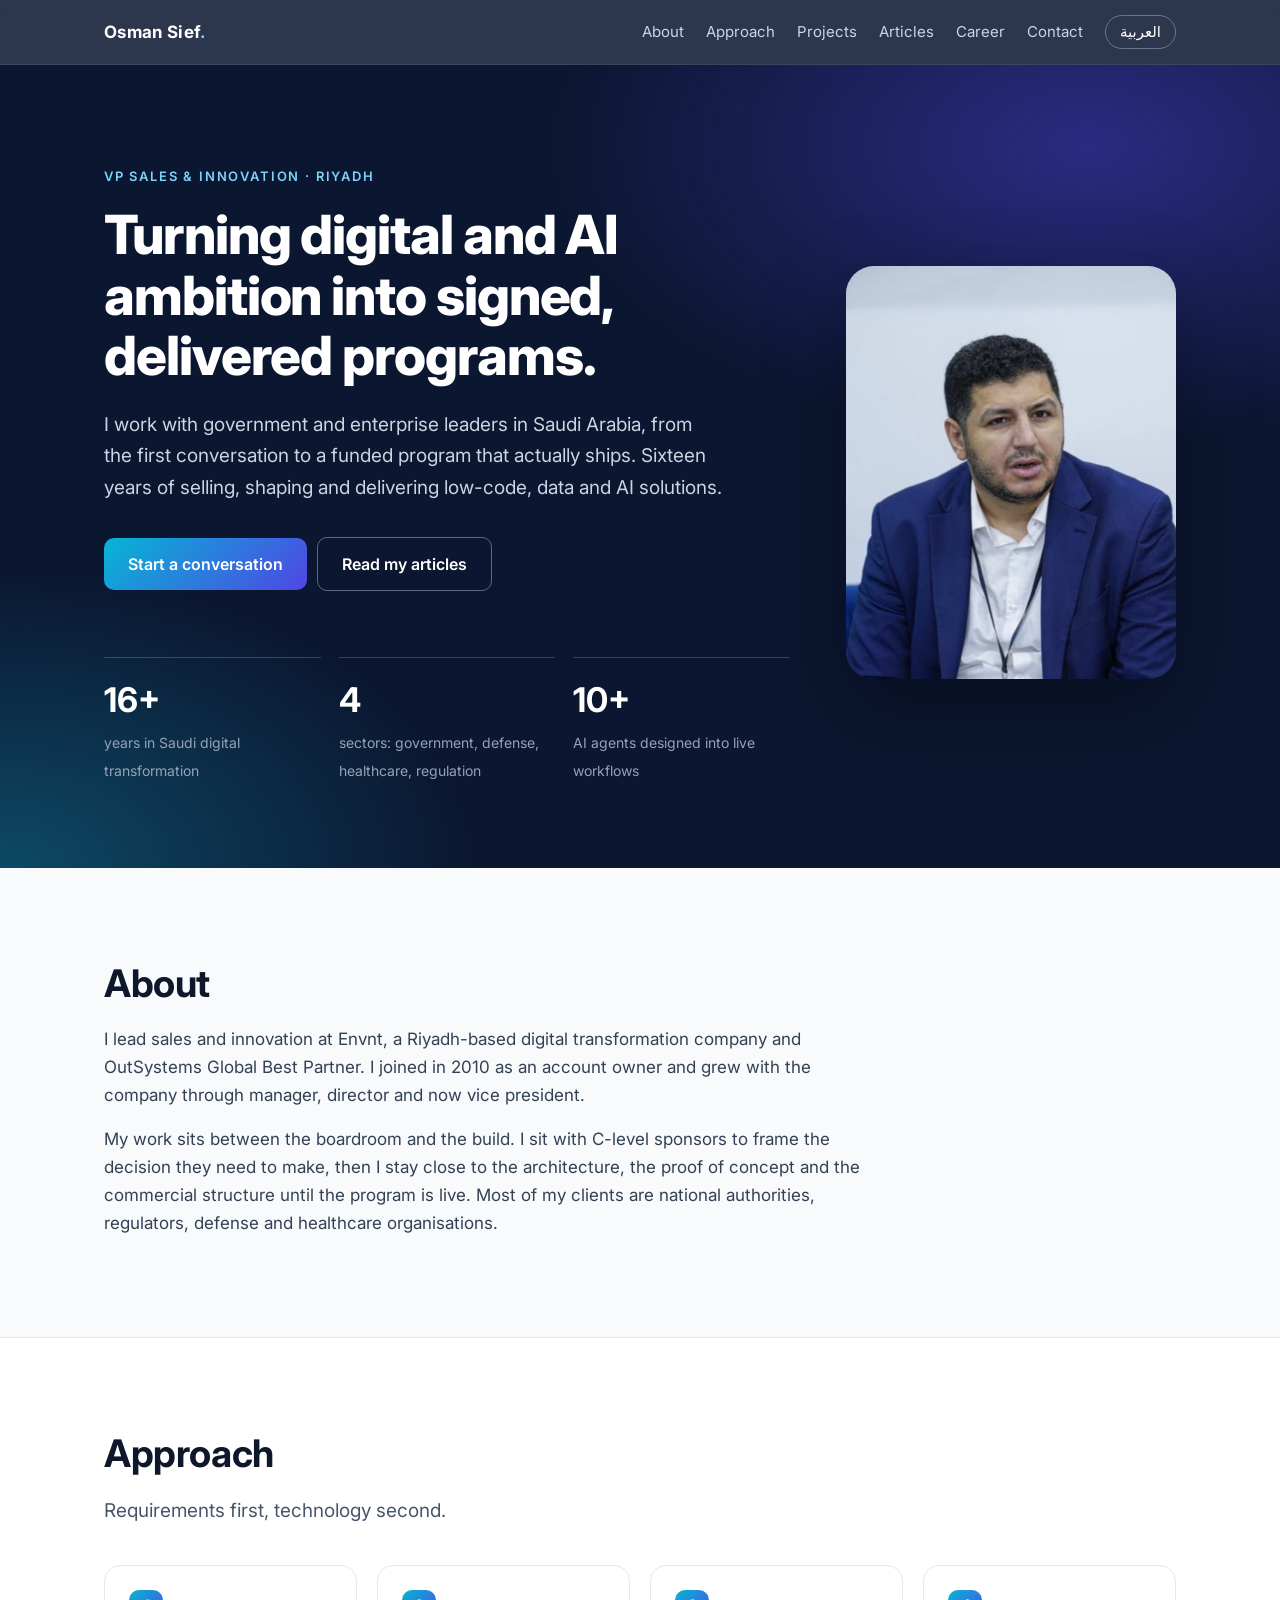
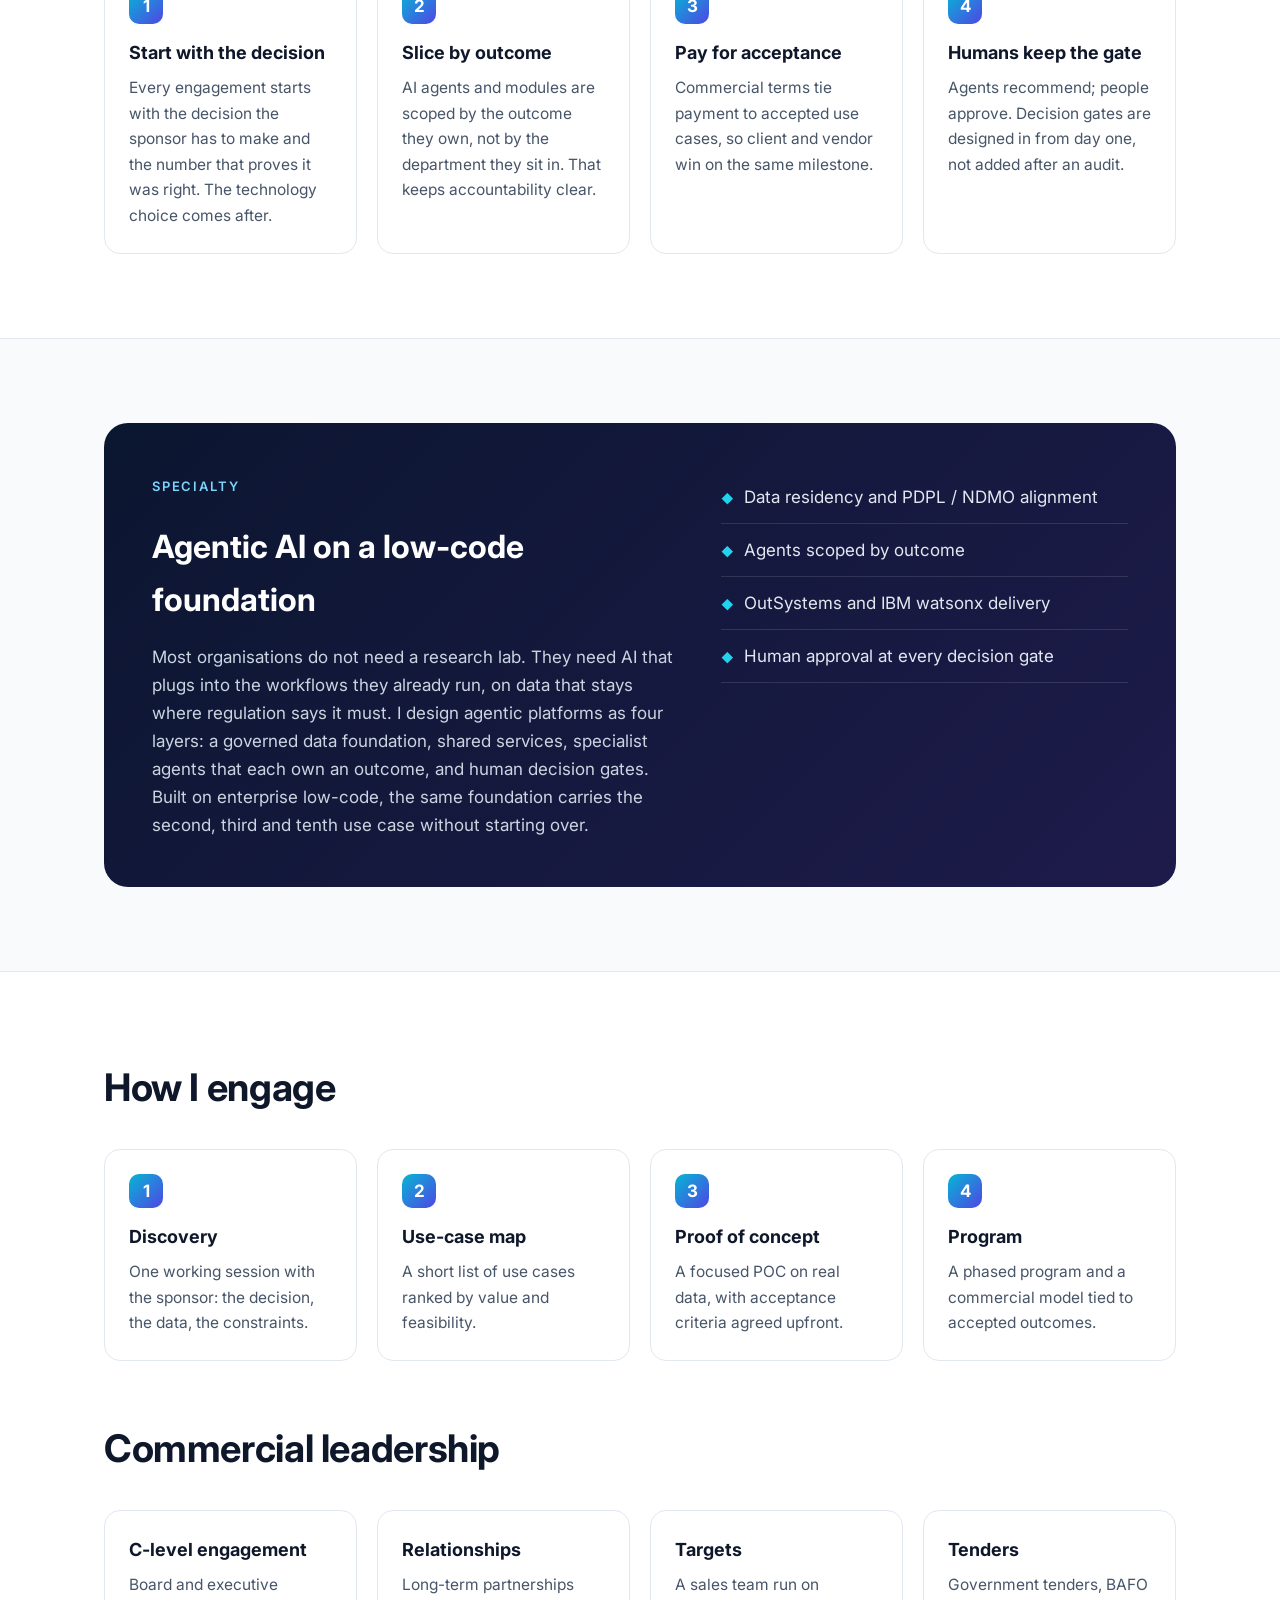
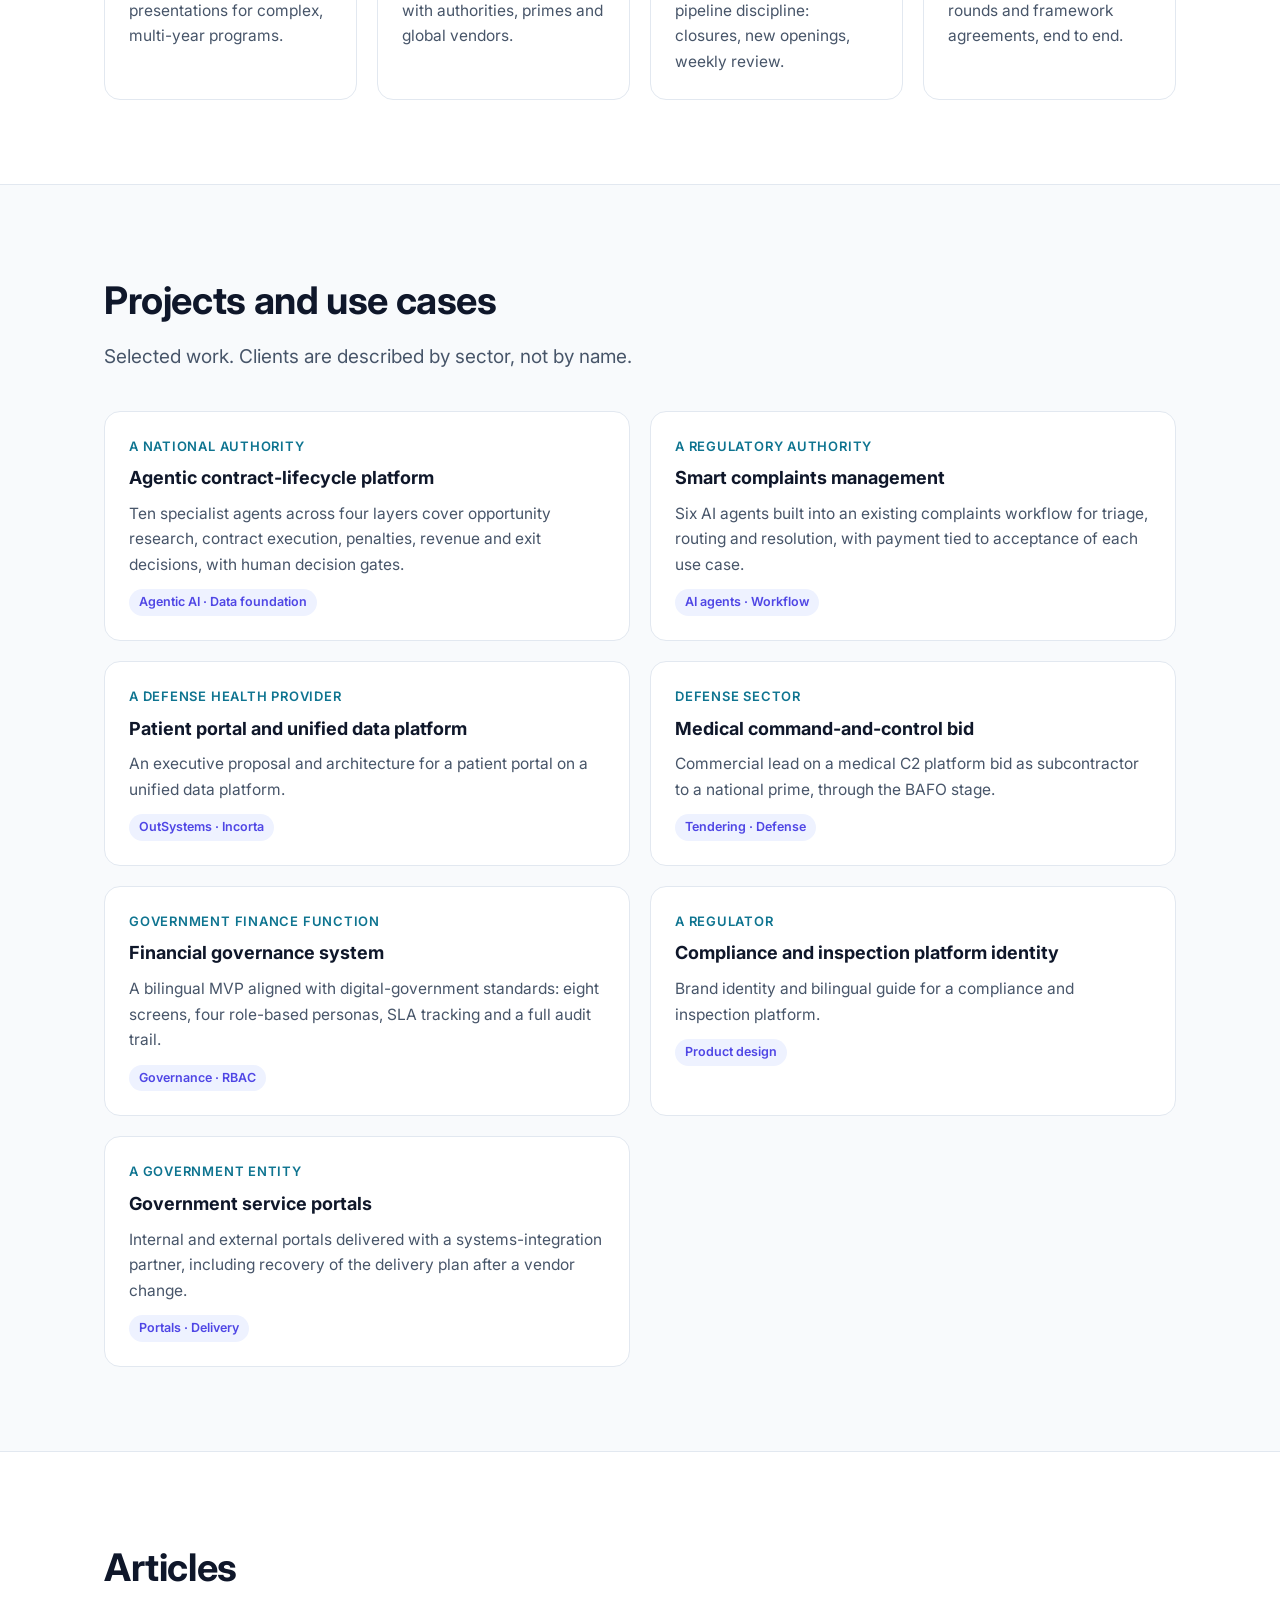
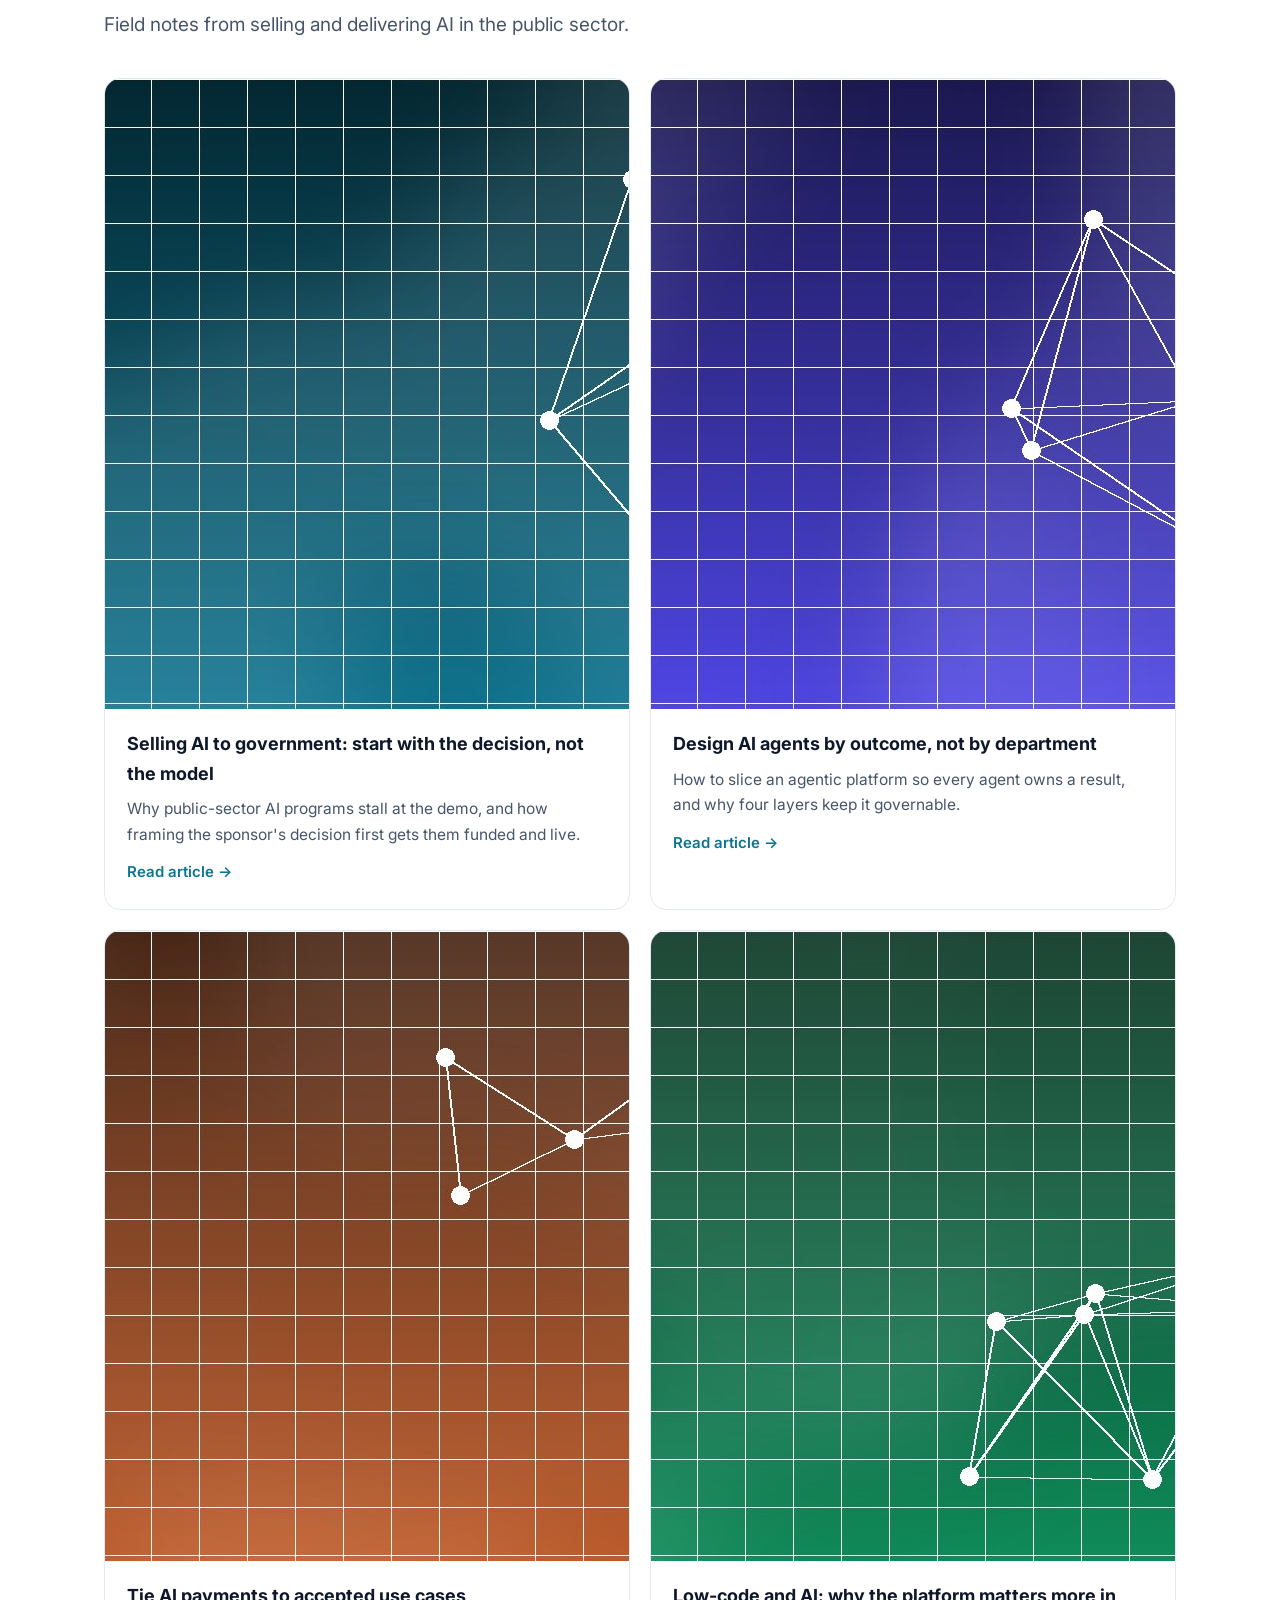
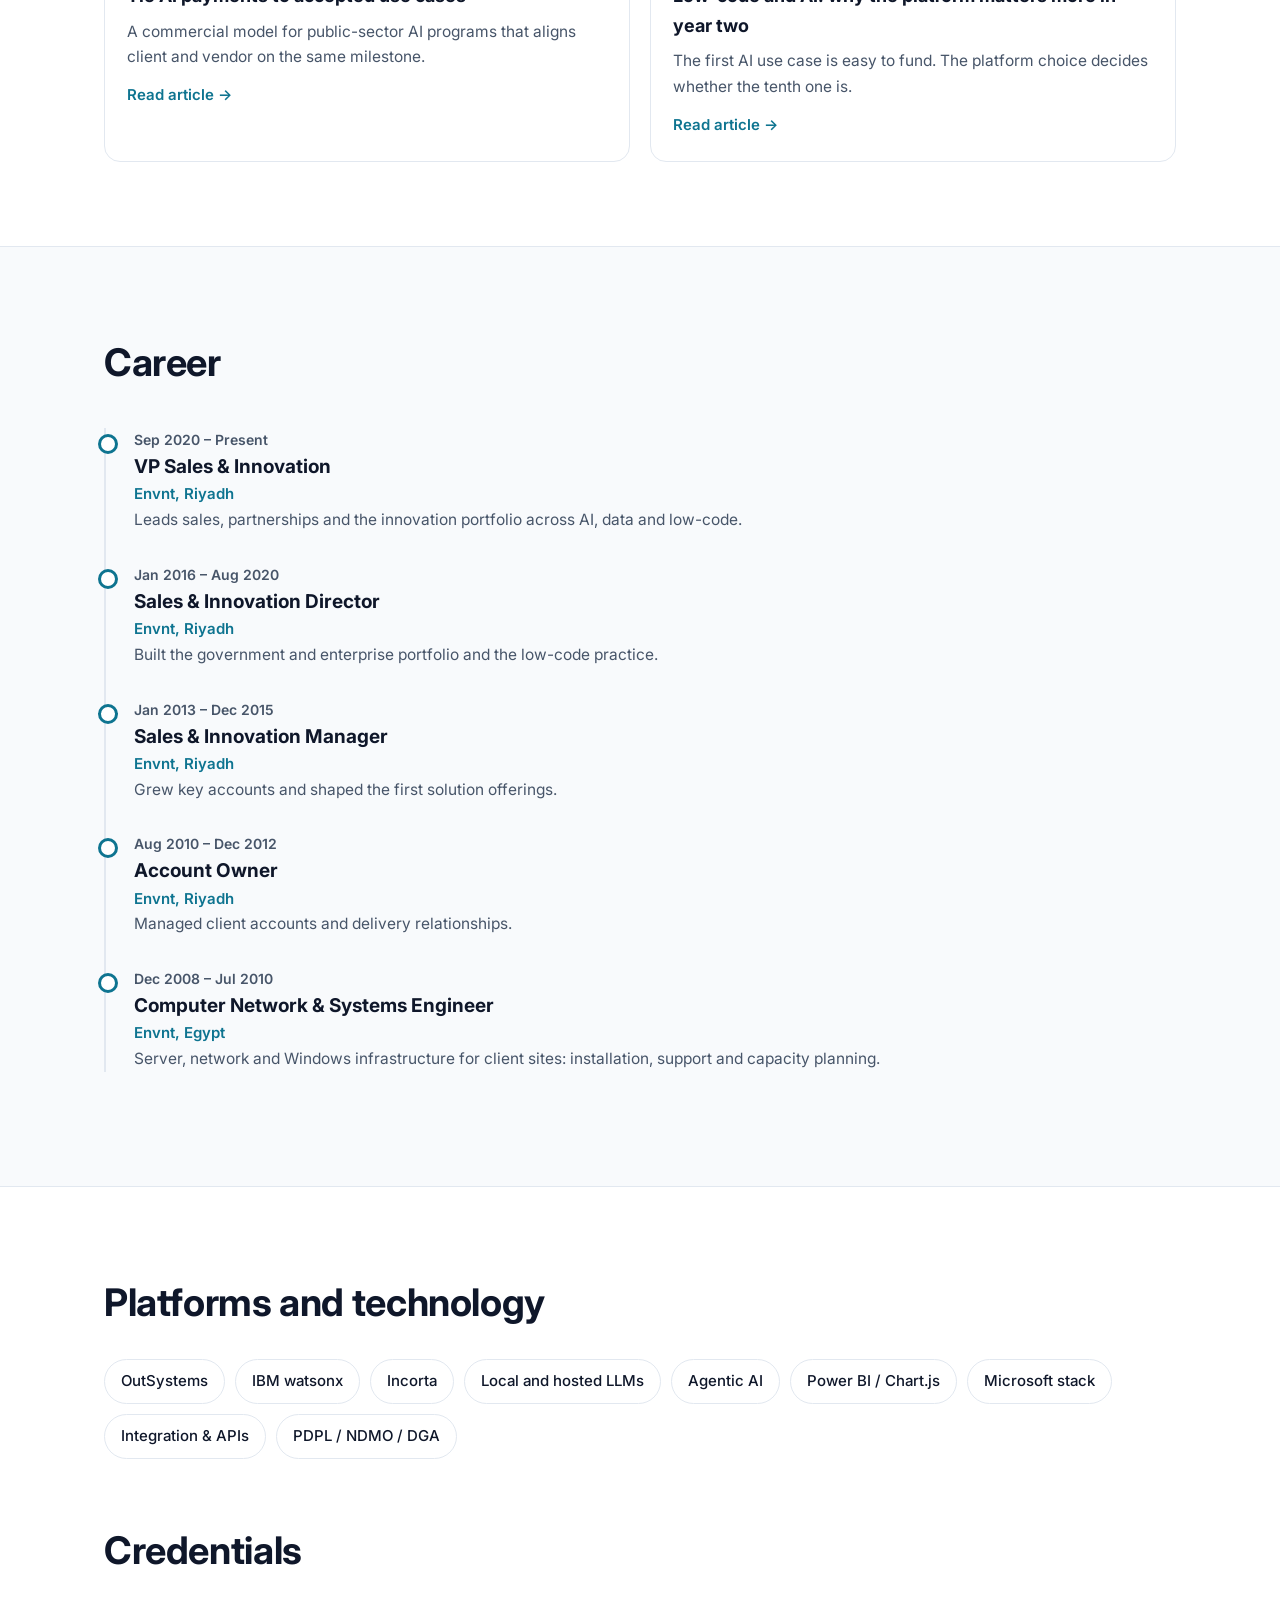
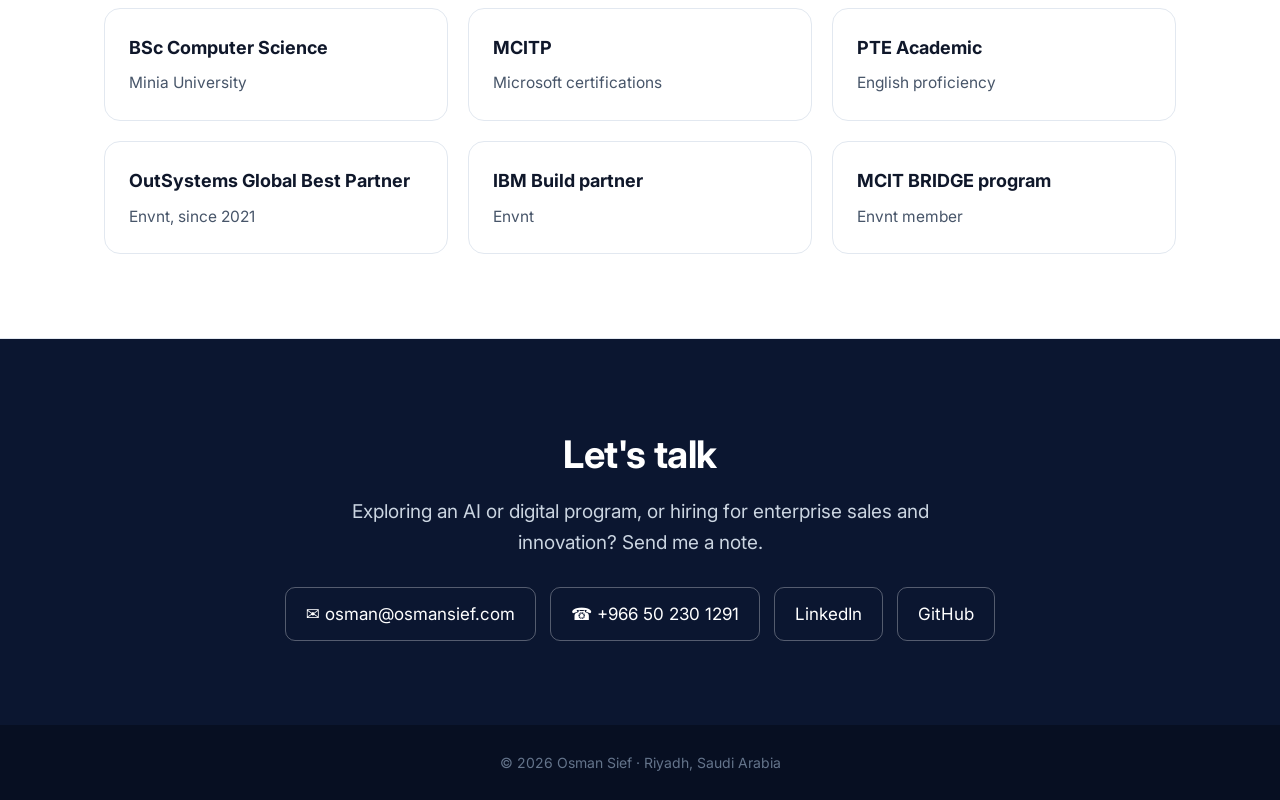
<file: index.html>
<!DOCTYPE html>
<html lang="en" dir="ltr">
<head>
<meta charset="utf-8"><meta name="viewport" content="width=device-width,initial-scale=1">
<title>Osman Sief | VP Sales &amp; Innovation, Enterprise AI and Digital Transformation, Riyadh</title>
<meta name="description" content="Osman Sief helps Saudi government and enterprise leaders turn digital and AI ambitions into signed, delivered programs. 16 years at Envnt, Riyadh.">
<link rel="canonical" href="https://osmansief.com/">
<link rel="alternate" hreflang="en" href="https://osmansief.com/">
<link rel="alternate" hreflang="ar" href="https://osmansief.com/ar.html">
<link rel="alternate" hreflang="x-default" href="https://osmansief.com/">
<meta property="og:type" content="website"><meta property="og:title" content="Osman Sief | VP Sales &amp; Innovation, Enterprise AI and Digital Transformation, Riyadh"><meta property="og:description" content="Osman Sief helps Saudi government and enterprise leaders turn digital and AI ambitions into signed, delivered programs. 16 years at Envnt, Riyadh.">
<meta property="og:url" content="https://osmansief.com/"><meta property="og:image" content="https://osmansief.com/og-home.jpg"><meta property="og:locale" content="en_US">
<meta name="twitter:card" content="summary_large_image"><meta name="twitter:title" content="Osman Sief | VP Sales &amp; Innovation, Enterprise AI and Digital Transformation, Riyadh"><meta name="twitter:description" content="Osman Sief helps Saudi government and enterprise leaders turn digital and AI ambitions into signed, delivered programs. 16 years at Envnt, Riyadh."><meta name="twitter:image" content="https://osmansief.com/og-home.jpg">
<link rel="preconnect" href="https://fonts.googleapis.com"><link rel="preconnect" href="https://fonts.gstatic.com" crossorigin><link href="https://fonts.googleapis.com/css2?family=Inter:wght@400;500;600;700;800&family=IBM+Plex+Sans+Arabic:wght@400;500;600;700&display=swap" rel="stylesheet"><link rel="stylesheet" href="style.css">
<script type="application/ld+json">{"@context": "https://schema.org", "@graph": [{"@type": "Person", "@id": "https://osmansief.com/#person", "name": "Osman Sief", "alternateName": "عثمان سيف", "jobTitle": "VP Sales & Innovation", "url": "https://osmansief.com/", "image": "https://osmansief.com/img/photo.jpg", "worksFor": {"@id": "https://osmansief.com/#envnt"}, "address": {"@type": "PostalAddress", "addressLocality": "Riyadh", "addressCountry": "SA"}, "alumniOf": {"@type": "CollegeOrUniversity", "name": "Minia University"}, "knowsLanguage": ["en", "ar"], "knowsAbout": ["Enterprise AI", "Agentic AI", "Digital transformation", "Low-code", "OutSystems", "Enterprise sales", "Government technology"], "sameAs": ["https://www.linkedin.com/in/osman-sief-aa2a98130/", "https://github.com/osmansief"]}, {"@type": "Organization", "@id": "https://osmansief.com/#envnt", "name": "Envnt", "address": {"@type": "PostalAddress", "addressLocality": "Riyadh", "addressCountry": "SA"}}, {"@type": "WebSite", "url": "https://osmansief.com/", "name": "Osman Sief", "inLanguage": ["en", "ar"]}]}</script>
</head>
<body>
<header class="top"><div class="wrap"><a class="brand" href="./">Osman Sief<span>.</span></a>
<nav class="links"><a href="./#about">About</a><a href="./#approach">Approach</a><a href="./#projects">Projects</a><a href="./#articles">Articles</a><a href="./#career">Career</a><a href="./#contact">Contact</a><a class="lang" href="ar.html" hreflang="ar">العربية</a></nav></div></header>
<section class="hero"><div class="wrap"><div>
<span class="eyebrow">VP Sales &amp; Innovation · Riyadh</span><h1>Turning digital and AI ambition into signed, delivered programs.</h1><p class="sub">I work with government and enterprise leaders in Saudi Arabia, from the first conversation to a funded program that actually ships. Sixteen years of selling, shaping and delivering low-code, data and AI solutions.</p>
<a class="btn pri" href="#contact">Start a conversation</a><a class="btn sec" href="#articles">Read my articles</a>
<div class="stats"><div class="stat"><b>16+</b><span>years in Saudi digital transformation</span></div><div class="stat"><b>4</b><span>sectors: government, defense, healthcare, regulation</span></div><div class="stat"><b>10+</b><span>AI agents designed into live workflows</span></div></div></div>
<div class="portrait"><img src="img/photo.jpg" alt="Osman Sief" width="640" height="800"></div>
</div></section>
<section id="about" class="about"><div class="wrap"><h2 class="sec">About</h2><p>I lead sales and innovation at Envnt, a Riyadh-based digital transformation company and OutSystems Global Best Partner. I joined in 2010 as an account owner and grew with the company through manager, director and now vice president.</p><p>My work sits between the boardroom and the build. I sit with C-level sponsors to frame the decision they need to make, then I stay close to the architecture, the proof of concept and the commercial structure until the program is live. Most of my clients are national authorities, regulators, defense and healthcare organisations.</p></div></section>
<section id="approach" class="alt"><div class="wrap"><h2 class="sec">Approach</h2><p class="lead">Requirements first, technology second.</p><div class="grid g4"><div class="card"><div class="num">1</div><h3>Start with the decision</h3><p>Every engagement starts with the decision the sponsor has to make and the number that proves it was right. The technology choice comes after.</p></div><div class="card"><div class="num">2</div><h3>Slice by outcome</h3><p>AI agents and modules are scoped by the outcome they own, not by the department they sit in. That keeps accountability clear.</p></div><div class="card"><div class="num">3</div><h3>Pay for acceptance</h3><p>Commercial terms tie payment to accepted use cases, so client and vendor win on the same milestone.</p></div><div class="card"><div class="num">4</div><h3>Humans keep the gate</h3><p>Agents recommend; people approve. Decision gates are designed in from day one, not added after an audit.</p></div></div></div></section>
<section><div class="wrap"><div class="spec"><div><span class="eyebrow">Specialty</span><h2>Agentic AI on a low-code foundation</h2><p>Most organisations do not need a research lab. They need AI that plugs into the workflows they already run, on data that stays where regulation says it must. I design agentic platforms as four layers: a governed data foundation, shared services, specialist agents that each own an outcome, and human decision gates. Built on enterprise low-code, the same foundation carries the second, third and tenth use case without starting over.</p></div><ul><li>Data residency and PDPL / NDMO alignment</li><li>Agents scoped by outcome</li><li>OutSystems and IBM watsonx delivery</li><li>Human approval at every decision gate</li></ul></div></div></section>
<section class="alt"><div class="wrap"><h2 class="sec">How I engage</h2><div class="grid g4" style="margin:30px 0 56px"><div class="card"><div class="num">1</div><h3>Discovery</h3><p>One working session with the sponsor: the decision, the data, the constraints.</p></div><div class="card"><div class="num">2</div><h3>Use-case map</h3><p>A short list of use cases ranked by value and feasibility.</p></div><div class="card"><div class="num">3</div><h3>Proof of concept</h3><p>A focused POC on real data, with acceptance criteria agreed upfront.</p></div><div class="card"><div class="num">4</div><h3>Program</h3><p>A phased program and a commercial model tied to accepted outcomes.</p></div></div><h2 class="sec">Commercial leadership</h2><div class="grid g4" style="margin-top:30px"><div class="card"><h3>C-level engagement</h3><p>Board and executive presentations for complex, multi-year programs.</p></div><div class="card"><h3>Relationships</h3><p>Long-term partnerships with authorities, primes and global vendors.</p></div><div class="card"><h3>Targets</h3><p>A sales team run on pipeline discipline: closures, new openings, weekly review.</p></div><div class="card"><h3>Tenders</h3><p>Government tenders, BAFO rounds and framework agreements, end to end.</p></div></div></div></section>
<section id="projects"><div class="wrap"><h2 class="sec">Projects and use cases</h2><p class="lead">Selected work. Clients are described by sector, not by name.</p><div class="grid g2"><div class="card"><div class="sector">A national authority</div><h3>Agentic contract-lifecycle platform</h3><p>Ten specialist agents across four layers cover opportunity research, contract execution, penalties, revenue and exit decisions, with human decision gates.</p><span class="tag">Agentic AI · Data foundation</span></div><div class="card"><div class="sector">A regulatory authority</div><h3>Smart complaints management</h3><p>Six AI agents built into an existing complaints workflow for triage, routing and resolution, with payment tied to acceptance of each use case.</p><span class="tag">AI agents · Workflow</span></div><div class="card"><div class="sector">A defense health provider</div><h3>Patient portal and unified data platform</h3><p>An executive proposal and architecture for a patient portal on a unified data platform.</p><span class="tag">OutSystems · Incorta</span></div><div class="card"><div class="sector">Defense sector</div><h3>Medical command-and-control bid</h3><p>Commercial lead on a medical C2 platform bid as subcontractor to a national prime, through the BAFO stage.</p><span class="tag">Tendering · Defense</span></div><div class="card"><div class="sector">Government finance function</div><h3>Financial governance system</h3><p>A bilingual MVP aligned with digital-government standards: eight screens, four role-based personas, SLA tracking and a full audit trail.</p><span class="tag">Governance · RBAC</span></div><div class="card"><div class="sector">A regulator</div><h3>Compliance and inspection platform identity</h3><p>Brand identity and bilingual guide for a compliance and inspection platform.</p><span class="tag">Product design</span></div><div class="card"><div class="sector">A government entity</div><h3>Government service portals</h3><p>Internal and external portals delivered with a systems-integration partner, including recovery of the delivery plan after a vendor change.</p><span class="tag">Portals · Delivery</span></div></div></div></section>
<section id="articles" class="alt"><div class="wrap"><h2 class="sec">Articles</h2><p class="lead">Field notes from selling and delivering AI in the public sector.</p><div class="grid g2"><div class="card art"><a href="start-with-the-decision.html"><img src="img/cover-start-with-the-decision.jpg" alt="" loading="lazy" width="1200" height="630"></a><div class="b"><h3><a href="start-with-the-decision.html" style="color:inherit">Selling AI to government: start with the decision, not the model</a></h3><p>Why public-sector AI programs stall at the demo, and how framing the sponsor&#x27;s decision first gets them funded and live.</p><p style="margin-top:12px"><a class="more" href="start-with-the-decision.html">Read article →</a></p></div></div><div class="card art"><a href="agents-by-outcome.html"><img src="img/cover-agents-by-outcome.jpg" alt="" loading="lazy" width="1200" height="630"></a><div class="b"><h3><a href="agents-by-outcome.html" style="color:inherit">Design AI agents by outcome, not by department</a></h3><p>How to slice an agentic platform so every agent owns a result, and why four layers keep it governable.</p><p style="margin-top:12px"><a class="more" href="agents-by-outcome.html">Read article →</a></p></div></div><div class="card art"><a href="pay-for-accepted-use-cases.html"><img src="img/cover-pay-for-accepted-use-cases.jpg" alt="" loading="lazy" width="1200" height="630"></a><div class="b"><h3><a href="pay-for-accepted-use-cases.html" style="color:inherit">Tie AI payments to accepted use cases</a></h3><p>A commercial model for public-sector AI programs that aligns client and vendor on the same milestone.</p><p style="margin-top:12px"><a class="more" href="pay-for-accepted-use-cases.html">Read article →</a></p></div></div><div class="card art"><a href="low-code-year-two.html"><img src="img/cover-low-code-year-two.jpg" alt="" loading="lazy" width="1200" height="630"></a><div class="b"><h3><a href="low-code-year-two.html" style="color:inherit">Low-code and AI: why the platform matters more in year two</a></h3><p>The first AI use case is easy to fund. The platform choice decides whether the tenth one is.</p><p style="margin-top:12px"><a class="more" href="low-code-year-two.html">Read article →</a></p></div></div></div></div></section>
<section id="career"><div class="wrap"><h2 class="sec">Career</h2><div class="tl" style="margin-top:34px"><div class="it"><div class="when">Sep 2020 – Present</div><h3>VP Sales &amp; Innovation</h3><div class="org">Envnt, Riyadh</div><p>Leads sales, partnerships and the innovation portfolio across AI, data and low-code.</p></div><div class="it"><div class="when">Jan 2016 – Aug 2020</div><h3>Sales &amp; Innovation Director</h3><div class="org">Envnt, Riyadh</div><p>Built the government and enterprise portfolio and the low-code practice.</p></div><div class="it"><div class="when">Jan 2013 – Dec 2015</div><h3>Sales &amp; Innovation Manager</h3><div class="org">Envnt, Riyadh</div><p>Grew key accounts and shaped the first solution offerings.</p></div><div class="it"><div class="when">Aug 2010 – Dec 2012</div><h3>Account Owner</h3><div class="org">Envnt, Riyadh</div><p>Managed client accounts and delivery relationships.</p></div><div class="it"><div class="when">Dec 2008 – Jul 2010</div><h3>Computer Network &amp; Systems Engineer</h3><div class="org">Envnt, Egypt</div><p>Server, network and Windows infrastructure for client sites: installation, support and capacity planning.</p></div></div></div></section>
<section class="alt"><div class="wrap"><h2 class="sec">Platforms and technology</h2><div class="chips" style="margin:26px 0 60px"><span class="chip">OutSystems</span><span class="chip">IBM watsonx</span><span class="chip">Incorta</span><span class="chip">Local and hosted LLMs</span><span class="chip">Agentic AI</span><span class="chip">Power BI / Chart.js</span><span class="chip">Microsoft stack</span><span class="chip">Integration &amp; APIs</span><span class="chip">PDPL / NDMO / DGA</span></div><h2 class="sec">Credentials</h2><div class="grid g3" style="margin-top:26px"><div class="card"><h3>BSc Computer Science</h3><p>Minia University</p></div><div class="card"><h3>MCITP</h3><p>Microsoft certifications</p></div><div class="card"><h3>PTE Academic</h3><p>English proficiency</p></div><div class="card"><h3>OutSystems Global Best Partner</h3><p>Envnt, since 2021</p></div><div class="card"><h3>IBM Build partner</h3><p>Envnt</p></div><div class="card"><h3>MCIT BRIDGE program</h3><p>Envnt member</p></div></div></div></section>
<section id="contact" class="contact"><div class="wrap"><h2 class="sec">Let&#x27;s talk</h2><p>Exploring an AI or digital program, or hiring for enterprise sales and innovation? Send me a note.</p><div class="clist"><a href="mailto:osman@osmansief.com">✉ osman@osmansief.com</a><a href="tel:+966502301291" dir="ltr">☎ +966 50 230 1291</a><a href="https://www.linkedin.com/in/osman-sief-aa2a98130/" rel="me">LinkedIn</a><a href="https://github.com/osmansief" rel="me">GitHub</a></div></div></section>
<footer>© 2026 Osman Sief · Riyadh, Saudi Arabia</footer></body></html>
</file>
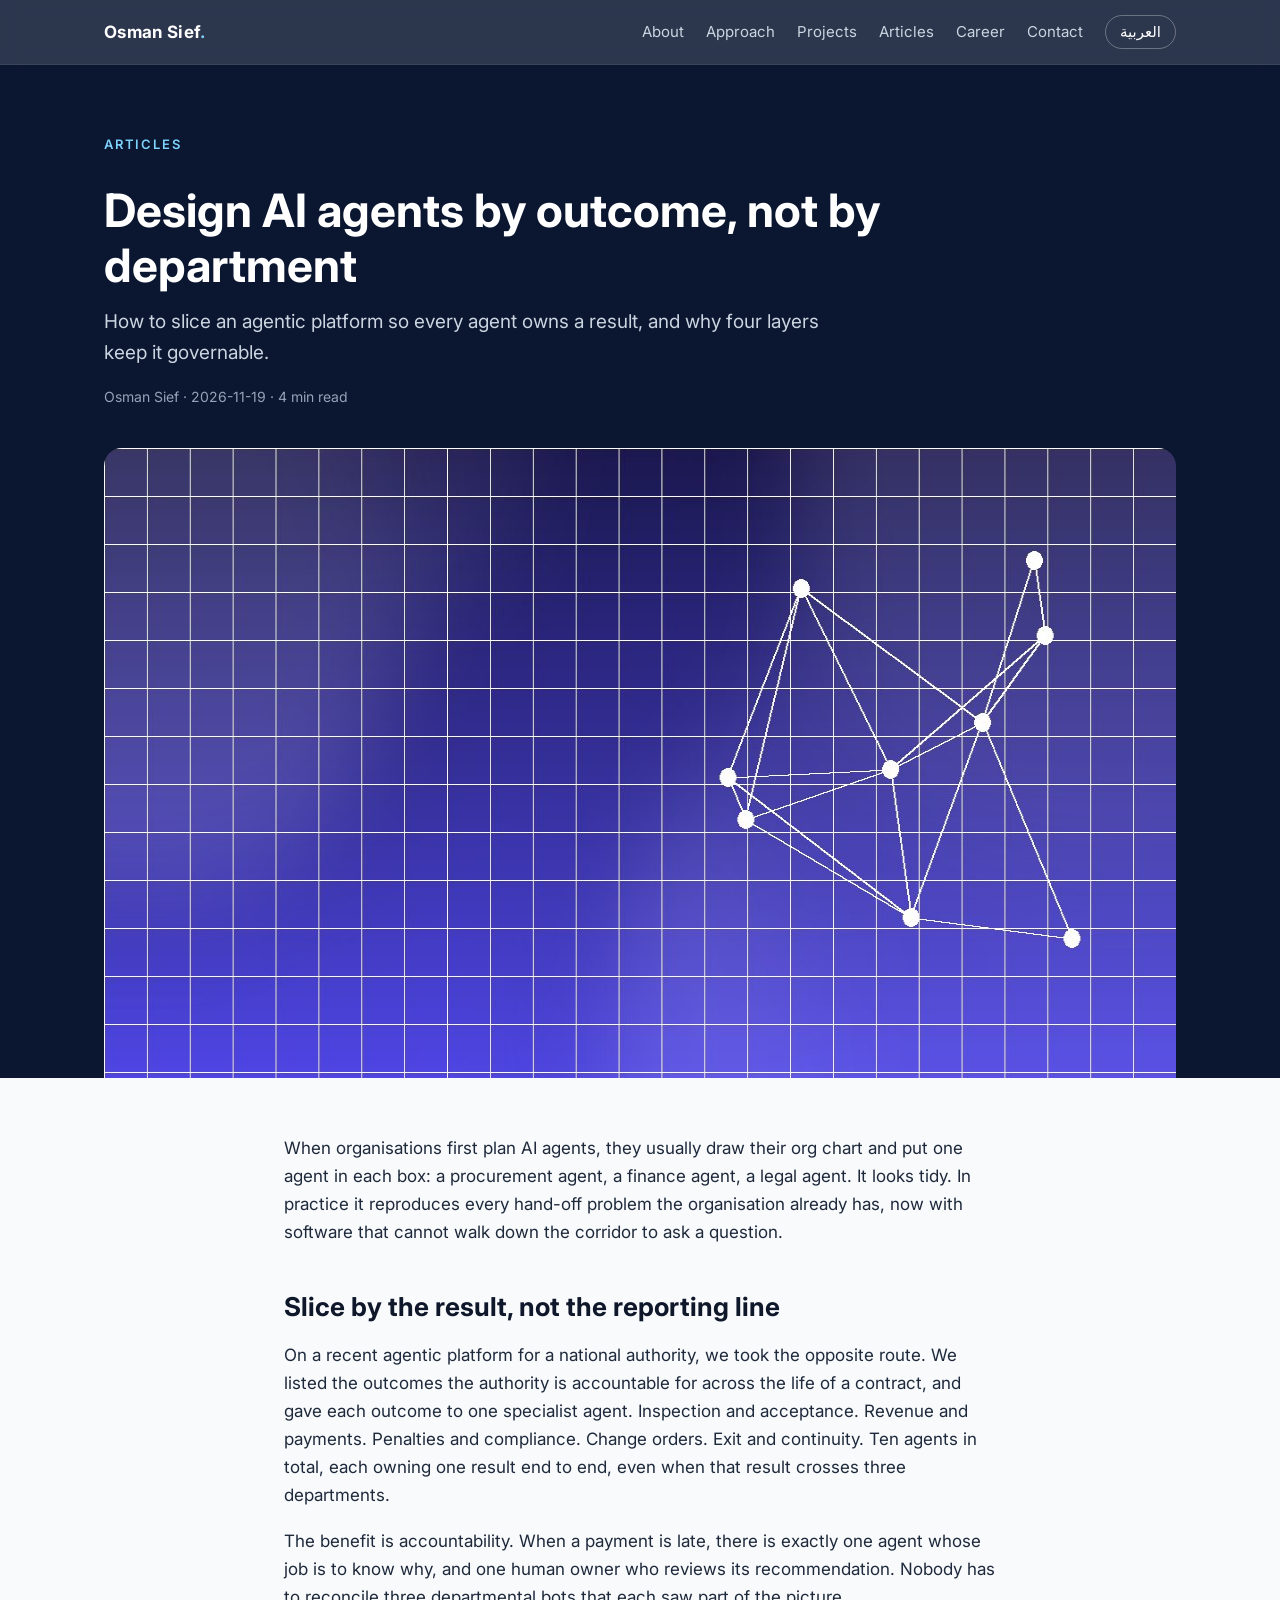
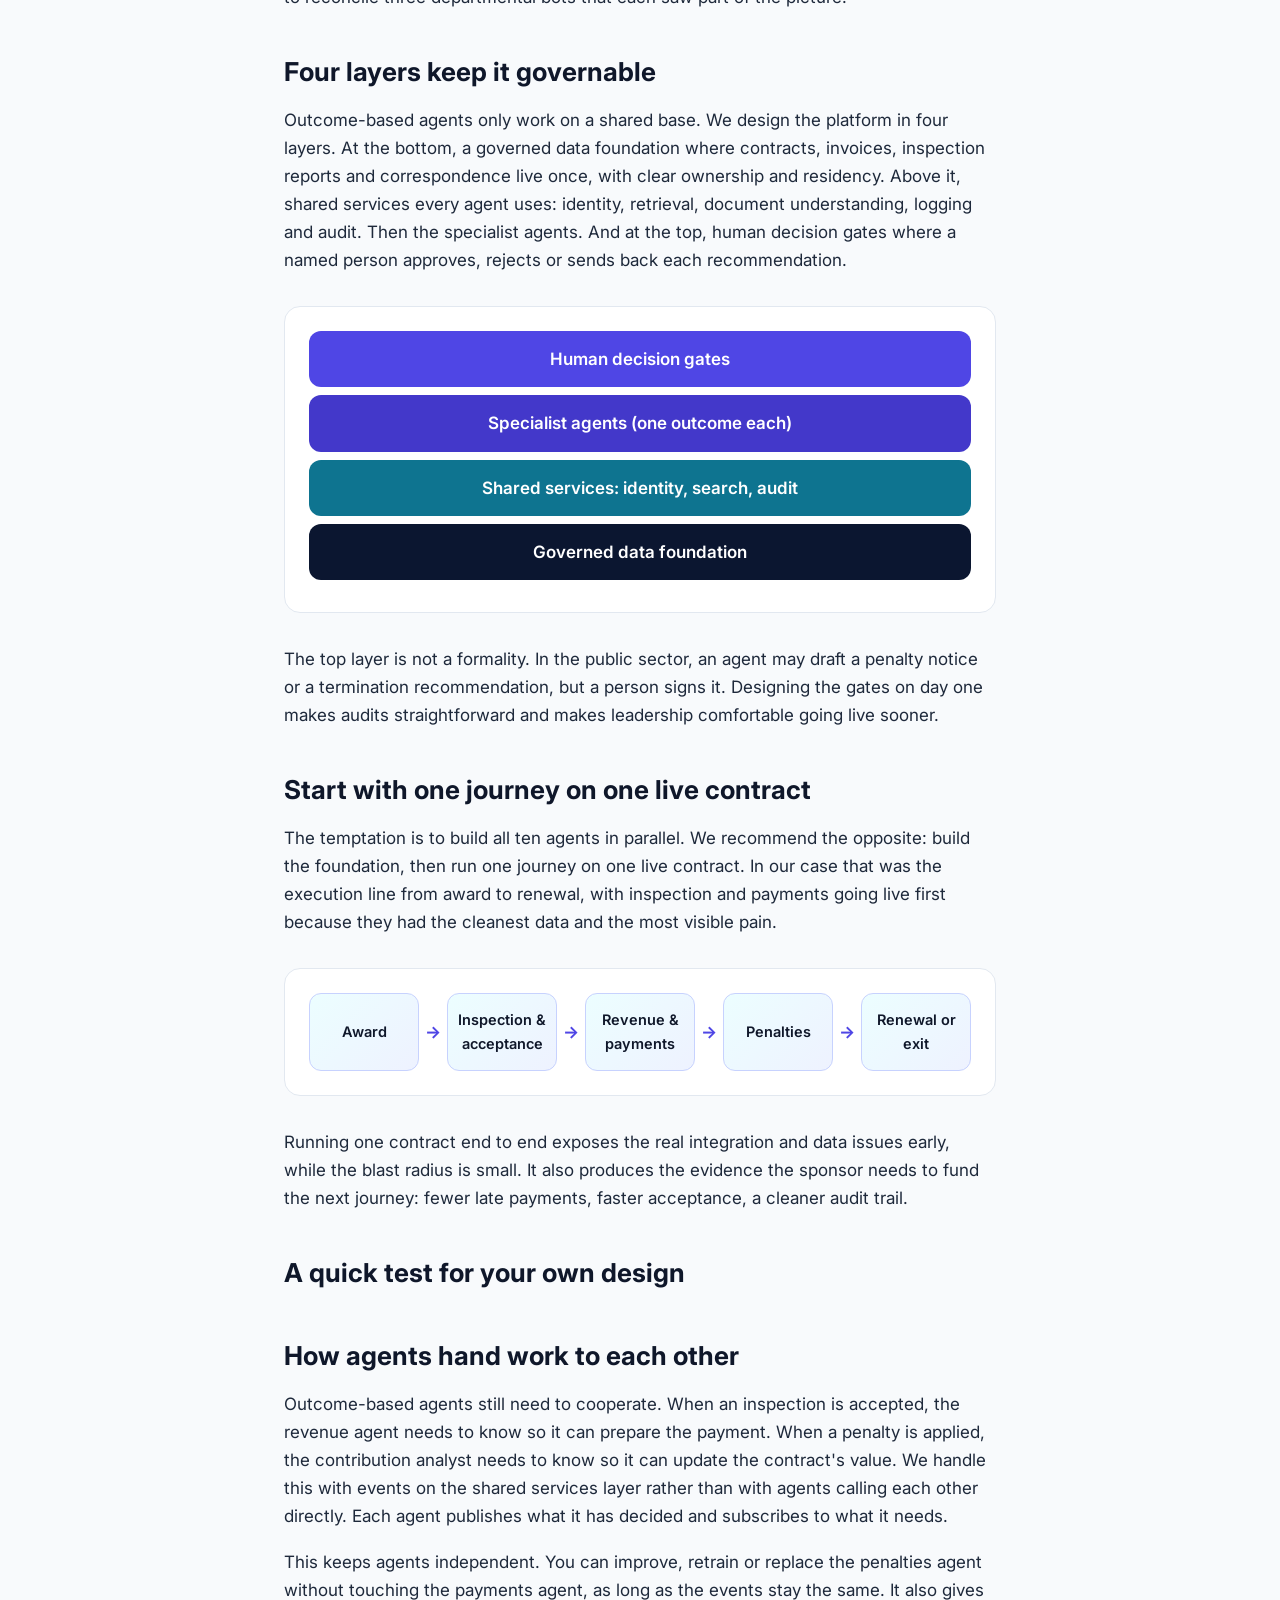
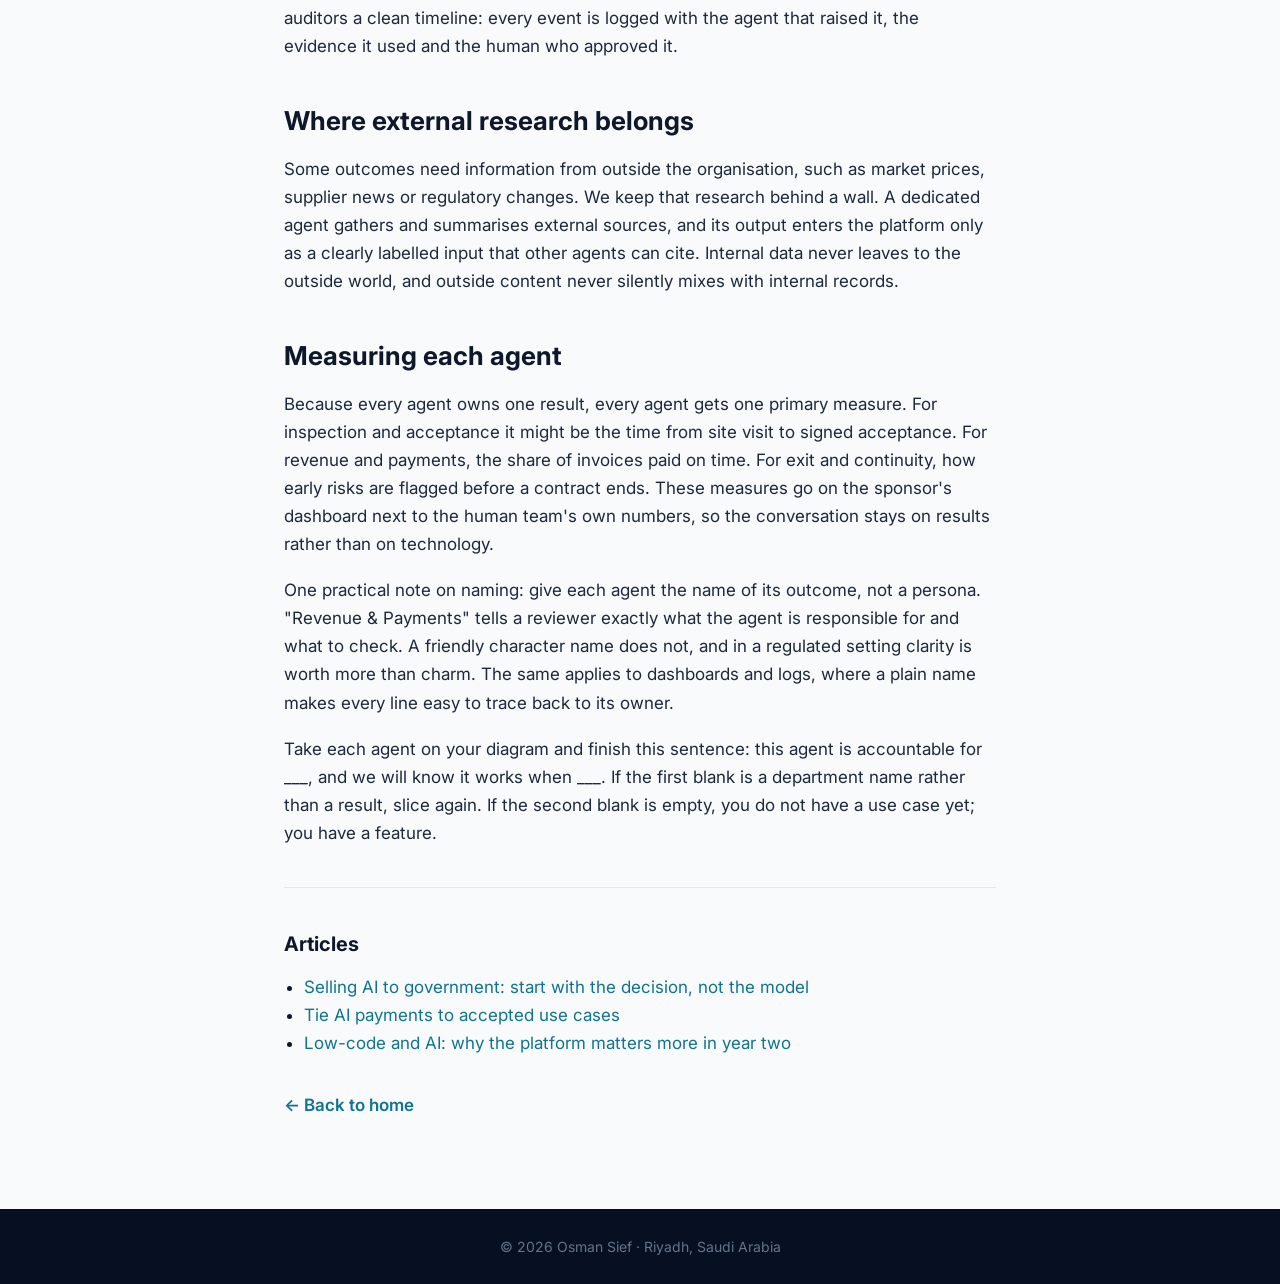
<file: agents-by-outcome.html>
<!DOCTYPE html>
<html lang="en" dir="ltr">
<head>
<meta charset="utf-8"><meta name="viewport" content="width=device-width,initial-scale=1">
<title>Design AI agents by outcome, not by department | Osman Sief</title>
<meta name="description" content="How to slice an agentic platform so every agent owns a result, and why four layers keep it governable.">
<link rel="canonical" href="https://osmansief.com/agents-by-outcome.html">
<link rel="alternate" hreflang="en" href="https://osmansief.com/agents-by-outcome.html">
<link rel="alternate" hreflang="ar" href="https://osmansief.com/ar-agents-by-outcome.html">
<link rel="alternate" hreflang="x-default" href="https://osmansief.com/agents-by-outcome.html">
<meta property="og:type" content="article"><meta property="og:title" content="Design AI agents by outcome, not by department | Osman Sief"><meta property="og:description" content="How to slice an agentic platform so every agent owns a result, and why four layers keep it governable.">
<meta property="og:url" content="https://osmansief.com/agents-by-outcome.html"><meta property="og:image" content="https://osmansief.com/img/og-agents-by-outcome.jpg"><meta property="og:locale" content="en_US">
<meta name="twitter:card" content="summary_large_image"><meta name="twitter:title" content="Design AI agents by outcome, not by department | Osman Sief"><meta name="twitter:description" content="How to slice an agentic platform so every agent owns a result, and why four layers keep it governable."><meta name="twitter:image" content="https://osmansief.com/img/og-agents-by-outcome.jpg">
<link rel="preconnect" href="https://fonts.googleapis.com"><link rel="preconnect" href="https://fonts.gstatic.com" crossorigin><link href="https://fonts.googleapis.com/css2?family=Inter:wght@400;500;600;700;800&family=IBM+Plex+Sans+Arabic:wght@400;500;600;700&display=swap" rel="stylesheet"><link rel="stylesheet" href="style.css">
<meta property="article:published_time" content="2026-11-19"><meta property="article:author" content="https://osmansief.com/">
<script type="application/ld+json">{"@context": "https://schema.org", "@type": "Article", "headline": "Design AI agents by outcome, not by department", "description": "How to slice an agentic platform so every agent owns a result, and why four layers keep it governable.", "inLanguage": "en", "image": "https://osmansief.com/img/og-agents-by-outcome.jpg", "datePublished": "2026-11-19", "dateModified": "2026-11-19", "author": {"@type": "Person", "name": "Osman Sief", "url": "https://osmansief.com/"}, "mainEntityOfPage": "https://osmansief.com/agents-by-outcome.html"}</script>
</head>
<body>
<header class="top"><div class="wrap"><a class="brand" href="./">Osman Sief<span>.</span></a>
<nav class="links"><a href="./#about">About</a><a href="./#approach">Approach</a><a href="./#projects">Projects</a><a href="./#articles">Articles</a><a href="./#career">Career</a><a href="./#contact">Contact</a><a class="lang" href="ar-agents-by-outcome.html" hreflang="ar">العربية</a></nav></div></header>
<div class="ahero"><div class="wrap"><span class="eyebrow">Articles</span><h1>Design AI agents by outcome, not by department</h1><p>How to slice an agentic platform so every agent owns a result, and why four layers keep it governable.</p><div class="meta">Osman Sief · 2026-11-19 · 4 min read</div><img src="img/cover-agents-by-outcome.jpg" alt="" width="1200" height="630"></div></div>
<article class="body"><p>When organisations first plan AI agents, they usually draw their org chart and put one agent in each box: a procurement agent, a finance agent, a legal agent. It looks tidy. In practice it reproduces every hand-off problem the organisation already has, now with software that cannot walk down the corridor to ask a question.</p><h2>Slice by the result, not the reporting line</h2><p>On a recent agentic platform for a national authority, we took the opposite route. We listed the outcomes the authority is accountable for across the life of a contract, and gave each outcome to one specialist agent. Inspection and acceptance. Revenue and payments. Penalties and compliance. Change orders. Exit and continuity. Ten agents in total, each owning one result end to end, even when that result crosses three departments.</p><p>The benefit is accountability. When a payment is late, there is exactly one agent whose job is to know why, and one human owner who reviews its recommendation. Nobody has to reconcile three departmental bots that each saw part of the picture.</p><h2>Four layers keep it governable</h2><p>Outcome-based agents only work on a shared base. We design the platform in four layers. At the bottom, a governed data foundation where contracts, invoices, inspection reports and correspondence live once, with clear ownership and residency. Above it, shared services every agent uses: identity, retrieval, document understanding, logging and audit. Then the specialist agents. And at the top, human decision gates where a named person approves, rejects or sends back each recommendation.</p><div class="dia"><div class="layers"><div class="l" style="background:#4f46e5">Human decision gates</div><div class="l" style="background:#4338ca">Specialist agents (one outcome each)</div><div class="l" style="background:#0e7490">Shared services: identity, search, audit</div><div class="l" style="background:#0b1630">Governed data foundation</div></div></div><p>The top layer is not a formality. In the public sector, an agent may draft a penalty notice or a termination recommendation, but a person signs it. Designing the gates on day one makes audits straightforward and makes leadership comfortable going live sooner.</p><h2>Start with one journey on one live contract</h2><p>The temptation is to build all ten agents in parallel. We recommend the opposite: build the foundation, then run one journey on one live contract. In our case that was the execution line from award to renewal, with inspection and payments going live first because they had the cleanest data and the most visible pain.</p><div class="dia"><div class="flow"><div class="s">Award</div><div class="ar">→</div><div class="s">Inspection &amp; acceptance</div><div class="ar">→</div><div class="s">Revenue &amp; payments</div><div class="ar">→</div><div class="s">Penalties</div><div class="ar">→</div><div class="s">Renewal or exit</div></div></div><p>Running one contract end to end exposes the real integration and data issues early, while the blast radius is small. It also produces the evidence the sponsor needs to fund the next journey: fewer late payments, faster acceptance, a cleaner audit trail.</p><h2>A quick test for your own design</h2><h2>How agents hand work to each other</h2><p>Outcome-based agents still need to cooperate. When an inspection is accepted, the revenue agent needs to know so it can prepare the payment. When a penalty is applied, the contribution analyst needs to know so it can update the contract&#x27;s value. We handle this with events on the shared services layer rather than with agents calling each other directly. Each agent publishes what it has decided and subscribes to what it needs.</p><p>This keeps agents independent. You can improve, retrain or replace the penalties agent without touching the payments agent, as long as the events stay the same. It also gives auditors a clean timeline: every event is logged with the agent that raised it, the evidence it used and the human who approved it.</p><h2>Where external research belongs</h2><p>Some outcomes need information from outside the organisation, such as market prices, supplier news or regulatory changes. We keep that research behind a wall. A dedicated agent gathers and summarises external sources, and its output enters the platform only as a clearly labelled input that other agents can cite. Internal data never leaves to the outside world, and outside content never silently mixes with internal records.</p><h2>Measuring each agent</h2><p>Because every agent owns one result, every agent gets one primary measure. For inspection and acceptance it might be the time from site visit to signed acceptance. For revenue and payments, the share of invoices paid on time. For exit and continuity, how early risks are flagged before a contract ends. These measures go on the sponsor&#x27;s dashboard next to the human team&#x27;s own numbers, so the conversation stays on results rather than on technology.</p><p>One practical note on naming: give each agent the name of its outcome, not a persona. &quot;Revenue &amp; Payments&quot; tells a reviewer exactly what the agent is responsible for and what to check. A friendly character name does not, and in a regulated setting clarity is worth more than charm. The same applies to dashboards and logs, where a plain name makes every line easy to trace back to its owner.</p><p>Take each agent on your diagram and finish this sentence: this agent is accountable for ___, and we will know it works when ___. If the first blank is a department name rather than a result, slice again. If the second blank is empty, you do not have a use case yet; you have a feature.</p><hr style="border:none;border-top:1px solid var(--line);margin:40px 0 24px"><h2 style="font-size:20px">Articles</h2><ul style="padding-inline-start:20px;margin:10px 0 24px"><li><a href="start-with-the-decision.html">Selling AI to government: start with the decision, not the model</a></li><li><a href="pay-for-accepted-use-cases.html">Tie AI payments to accepted use cases</a></li><li><a href="low-code-year-two.html">Low-code and AI: why the platform matters more in year two</a></li></ul><a class="back" href="./">← Back to home</a></article><footer>© 2026 Osman Sief · Riyadh, Saudi Arabia</footer></body></html>
</file>
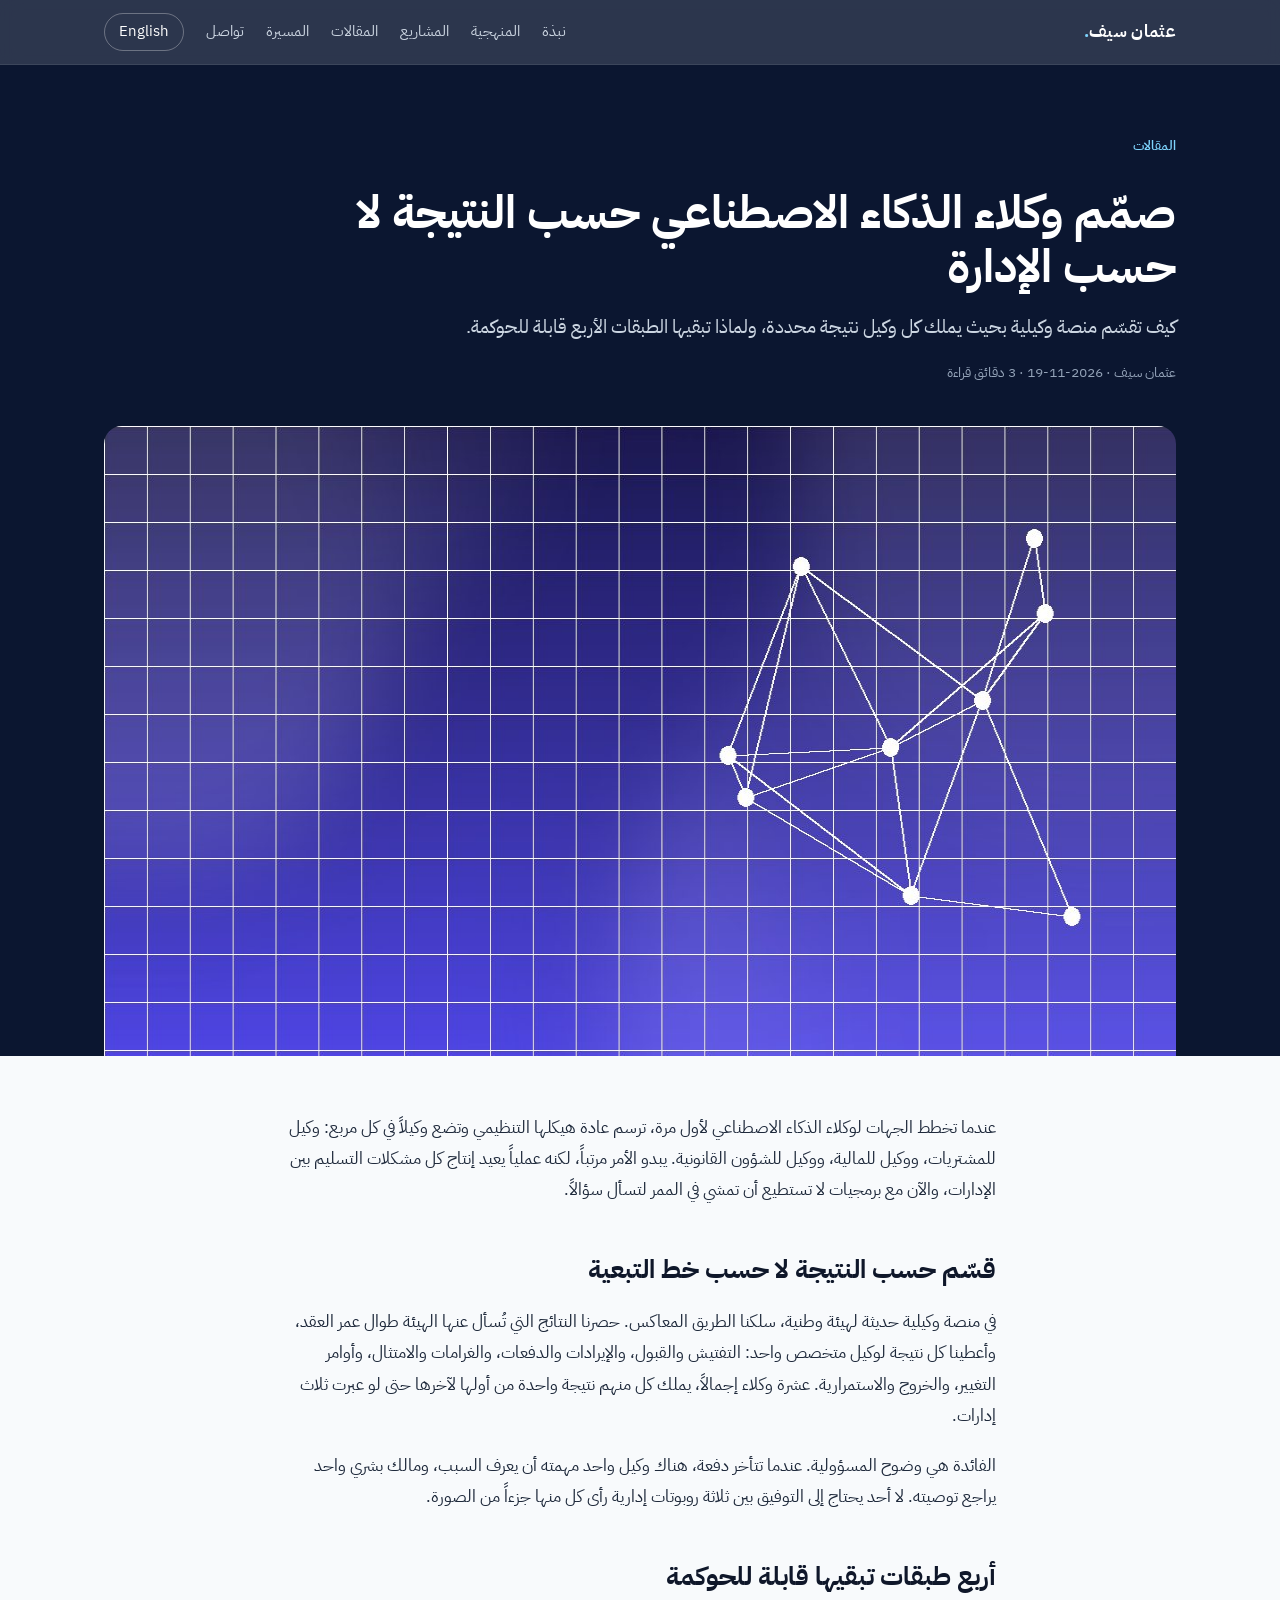
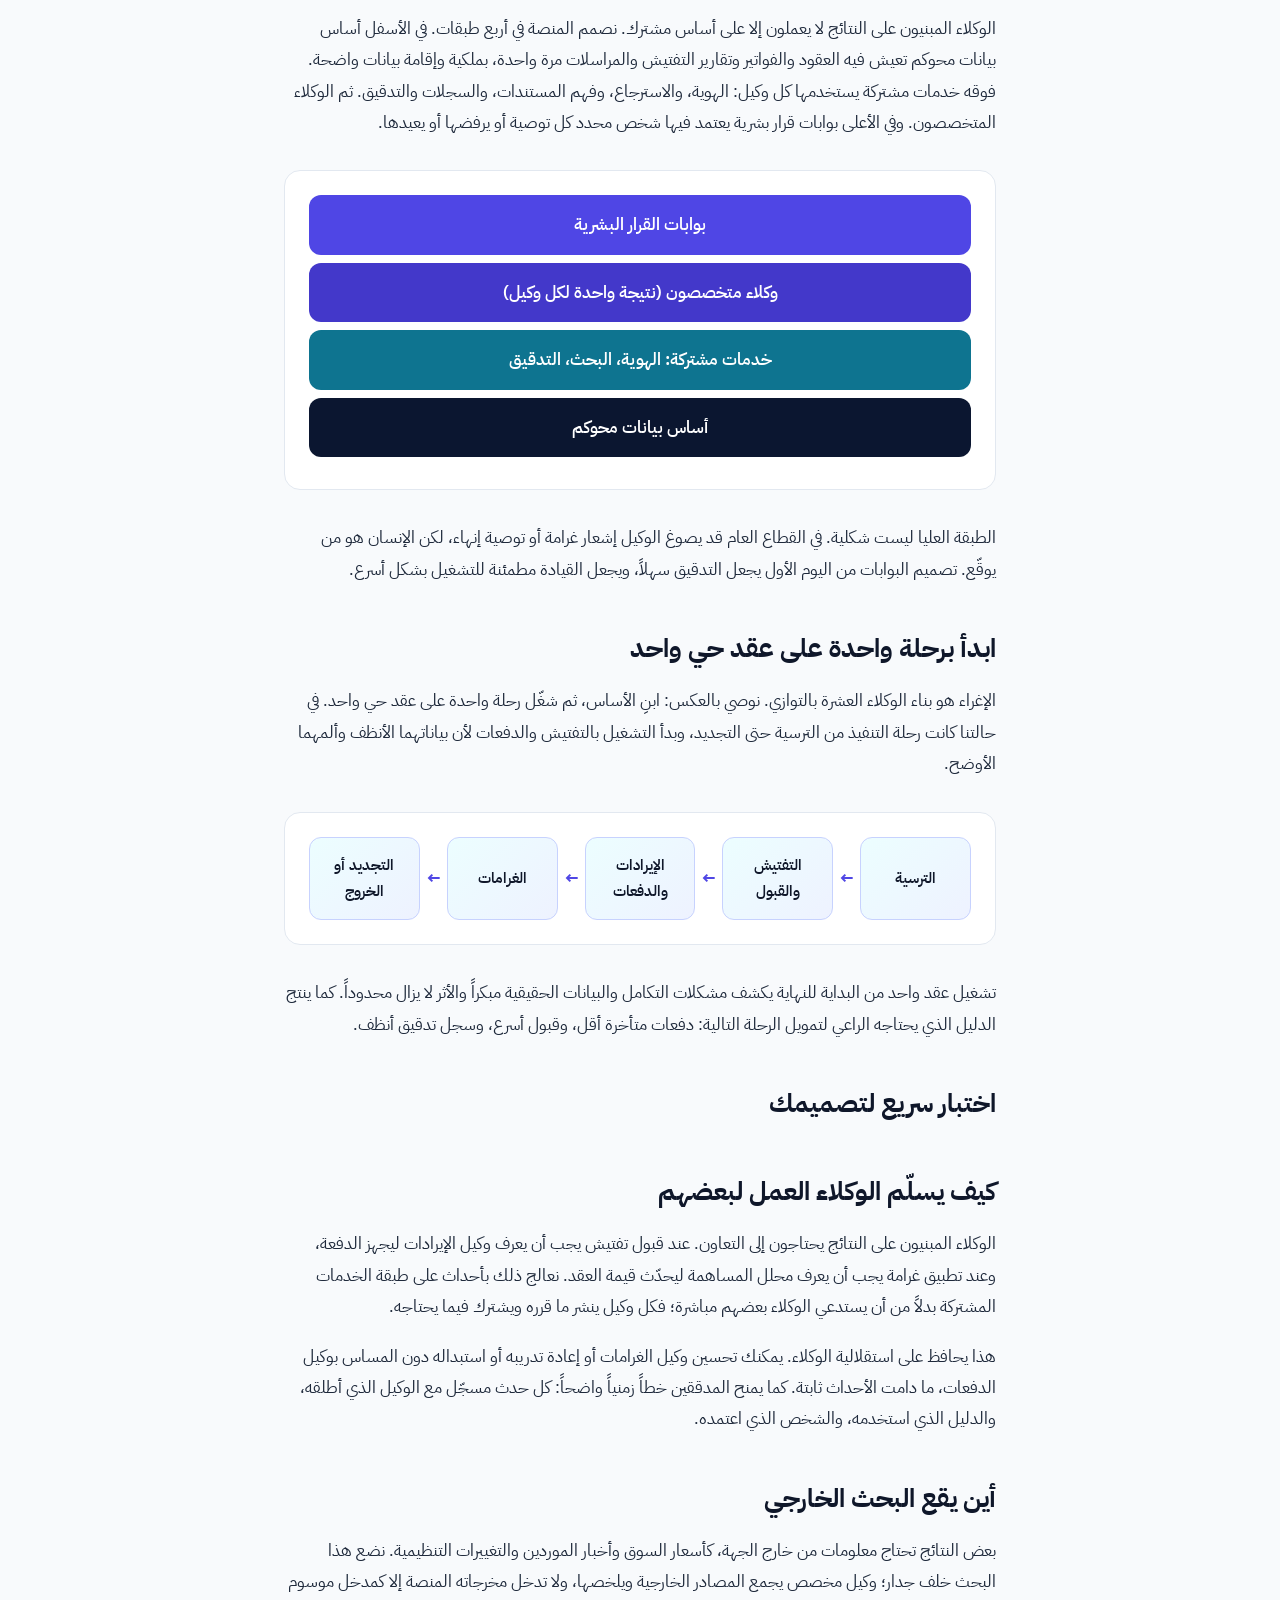
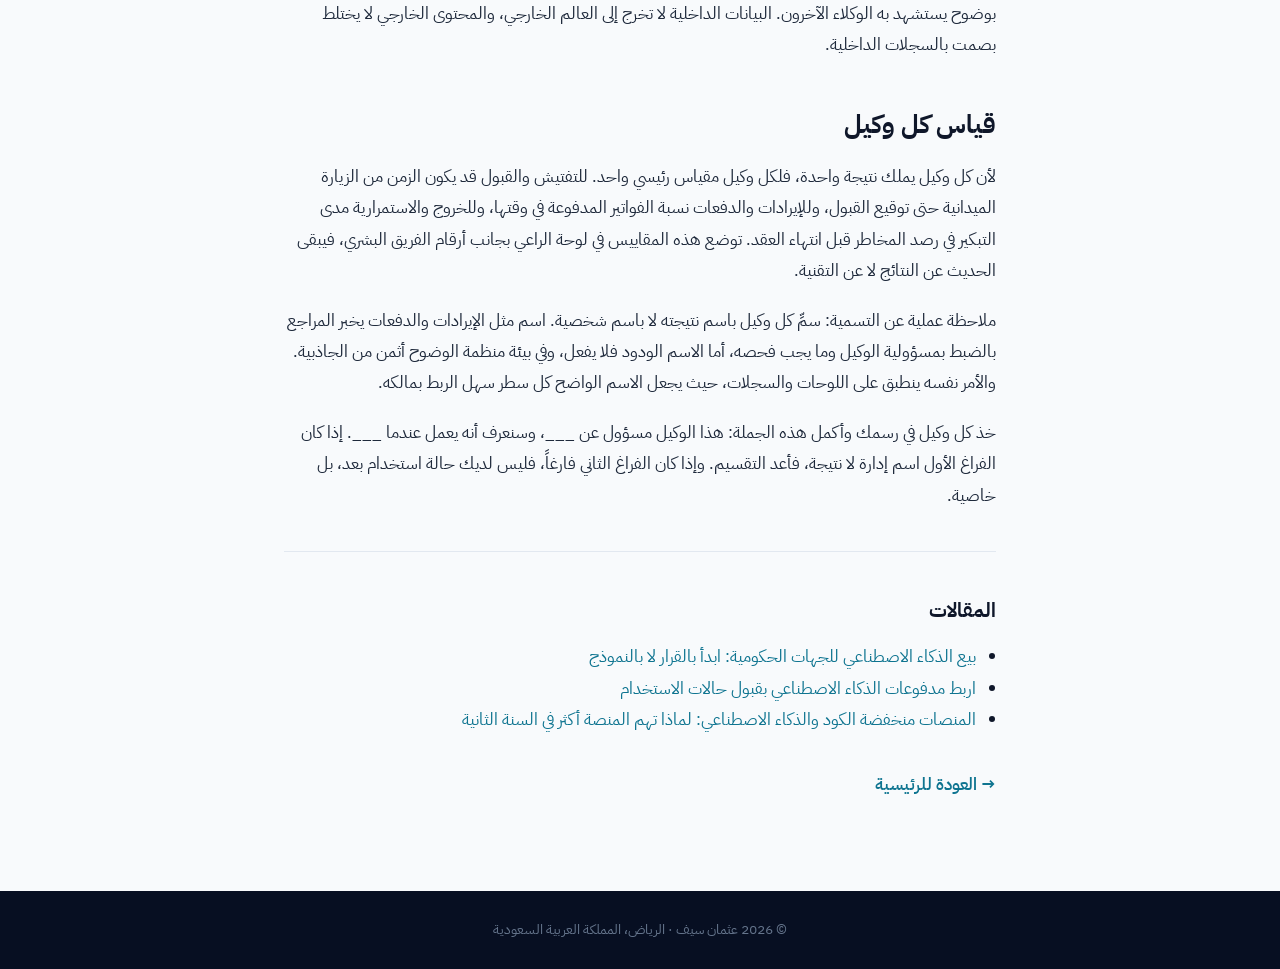
<file: ar-agents-by-outcome.html>
<!DOCTYPE html>
<html lang="ar" dir="rtl">
<head>
<meta charset="utf-8"><meta name="viewport" content="width=device-width,initial-scale=1">
<title>صمّم وكلاء الذكاء الاصطناعي حسب النتيجة لا حسب الإدارة | عثمان سيف</title>
<meta name="description" content="كيف تقسّم منصة وكيلية بحيث يملك كل وكيل نتيجة محددة، ولماذا تبقيها الطبقات الأربع قابلة للحوكمة.">
<link rel="canonical" href="https://osmansief.com/ar-agents-by-outcome.html">
<link rel="alternate" hreflang="en" href="https://osmansief.com/agents-by-outcome.html">
<link rel="alternate" hreflang="ar" href="https://osmansief.com/ar-agents-by-outcome.html">
<link rel="alternate" hreflang="x-default" href="https://osmansief.com/agents-by-outcome.html">
<meta property="og:type" content="article"><meta property="og:title" content="صمّم وكلاء الذكاء الاصطناعي حسب النتيجة لا حسب الإدارة | عثمان سيف"><meta property="og:description" content="كيف تقسّم منصة وكيلية بحيث يملك كل وكيل نتيجة محددة، ولماذا تبقيها الطبقات الأربع قابلة للحوكمة.">
<meta property="og:url" content="https://osmansief.com/ar-agents-by-outcome.html"><meta property="og:image" content="https://osmansief.com/img/og-agents-by-outcome.jpg"><meta property="og:locale" content="ar_SA">
<meta name="twitter:card" content="summary_large_image"><meta name="twitter:title" content="صمّم وكلاء الذكاء الاصطناعي حسب النتيجة لا حسب الإدارة | عثمان سيف"><meta name="twitter:description" content="كيف تقسّم منصة وكيلية بحيث يملك كل وكيل نتيجة محددة، ولماذا تبقيها الطبقات الأربع قابلة للحوكمة."><meta name="twitter:image" content="https://osmansief.com/img/og-agents-by-outcome.jpg">
<link rel="preconnect" href="https://fonts.googleapis.com"><link rel="preconnect" href="https://fonts.gstatic.com" crossorigin><link href="https://fonts.googleapis.com/css2?family=Inter:wght@400;500;600;700;800&family=IBM+Plex+Sans+Arabic:wght@400;500;600;700&display=swap" rel="stylesheet"><link rel="stylesheet" href="style.css">
<meta property="article:published_time" content="2026-11-19"><meta property="article:author" content="https://osmansief.com/">
<script type="application/ld+json">{"@context": "https://schema.org", "@type": "Article", "headline": "صمّم وكلاء الذكاء الاصطناعي حسب النتيجة لا حسب الإدارة", "description": "كيف تقسّم منصة وكيلية بحيث يملك كل وكيل نتيجة محددة، ولماذا تبقيها الطبقات الأربع قابلة للحوكمة.", "inLanguage": "ar", "image": "https://osmansief.com/img/og-agents-by-outcome.jpg", "datePublished": "2026-11-19", "dateModified": "2026-11-19", "author": {"@type": "Person", "name": "Osman Sief", "url": "https://osmansief.com/"}, "mainEntityOfPage": "https://osmansief.com/ar-agents-by-outcome.html"}</script>
</head>
<body>
<header class="top"><div class="wrap"><a class="brand" href="ar.html">عثمان سيف<span>.</span></a>
<nav class="links"><a href="ar.html#about">نبذة</a><a href="ar.html#approach">المنهجية</a><a href="ar.html#projects">المشاريع</a><a href="ar.html#articles">المقالات</a><a href="ar.html#career">المسيرة</a><a href="ar.html#contact">تواصل</a><a class="lang" href="agents-by-outcome.html" hreflang="en">English</a></nav></div></header>
<div class="ahero"><div class="wrap"><span class="eyebrow">المقالات</span><h1>صمّم وكلاء الذكاء الاصطناعي حسب النتيجة لا حسب الإدارة</h1><p>كيف تقسّم منصة وكيلية بحيث يملك كل وكيل نتيجة محددة، ولماذا تبقيها الطبقات الأربع قابلة للحوكمة.</p><div class="meta">عثمان سيف · 2026-11-19 · 3 دقائق قراءة</div><img src="img/cover-agents-by-outcome.jpg" alt="" width="1200" height="630"></div></div>
<article class="body"><p>عندما تخطط الجهات لوكلاء الذكاء الاصطناعي لأول مرة، ترسم عادة هيكلها التنظيمي وتضع وكيلاً في كل مربع: وكيل للمشتريات، ووكيل للمالية، ووكيل للشؤون القانونية. يبدو الأمر مرتباً، لكنه عملياً يعيد إنتاج كل مشكلات التسليم بين الإدارات، والآن مع برمجيات لا تستطيع أن تمشي في الممر لتسأل سؤالاً.</p><h2>قسّم حسب النتيجة لا حسب خط التبعية</h2><p>في منصة وكيلية حديثة لهيئة وطنية، سلكنا الطريق المعاكس. حصرنا النتائج التي تُسأل عنها الهيئة طوال عمر العقد، وأعطينا كل نتيجة لوكيل متخصص واحد: التفتيش والقبول، والإيرادات والدفعات، والغرامات والامتثال، وأوامر التغيير، والخروج والاستمرارية. عشرة وكلاء إجمالاً، يملك كل منهم نتيجة واحدة من أولها لآخرها حتى لو عبرت ثلاث إدارات.</p><p>الفائدة هي وضوح المسؤولية. عندما تتأخر دفعة، هناك وكيل واحد مهمته أن يعرف السبب، ومالك بشري واحد يراجع توصيته. لا أحد يحتاج إلى التوفيق بين ثلاثة روبوتات إدارية رأى كل منها جزءاً من الصورة.</p><h2>أربع طبقات تبقيها قابلة للحوكمة</h2><p>الوكلاء المبنيون على النتائج لا يعملون إلا على أساس مشترك. نصمم المنصة في أربع طبقات. في الأسفل أساس بيانات محوكم تعيش فيه العقود والفواتير وتقارير التفتيش والمراسلات مرة واحدة، بملكية وإقامة بيانات واضحة. فوقه خدمات مشتركة يستخدمها كل وكيل: الهوية، والاسترجاع، وفهم المستندات، والسجلات والتدقيق. ثم الوكلاء المتخصصون. وفي الأعلى بوابات قرار بشرية يعتمد فيها شخص محدد كل توصية أو يرفضها أو يعيدها.</p><div class="dia"><div class="layers"><div class="l" style="background:#4f46e5">بوابات القرار البشرية</div><div class="l" style="background:#4338ca">وكلاء متخصصون (نتيجة واحدة لكل وكيل)</div><div class="l" style="background:#0e7490">خدمات مشتركة: الهوية، البحث، التدقيق</div><div class="l" style="background:#0b1630">أساس بيانات محوكم</div></div></div><p>الطبقة العليا ليست شكلية. في القطاع العام قد يصوغ الوكيل إشعار غرامة أو توصية إنهاء، لكن الإنسان هو من يوقّع. تصميم البوابات من اليوم الأول يجعل التدقيق سهلاً، ويجعل القيادة مطمئنة للتشغيل بشكل أسرع.</p><h2>ابدأ برحلة واحدة على عقد حي واحد</h2><p>الإغراء هو بناء الوكلاء العشرة بالتوازي. نوصي بالعكس: ابنِ الأساس، ثم شغّل رحلة واحدة على عقد حي واحد. في حالتنا كانت رحلة التنفيذ من الترسية حتى التجديد، وبدأ التشغيل بالتفتيش والدفعات لأن بياناتهما الأنظف وألمهما الأوضح.</p><div class="dia"><div class="flow"><div class="s">الترسية</div><div class="ar">←</div><div class="s">التفتيش والقبول</div><div class="ar">←</div><div class="s">الإيرادات والدفعات</div><div class="ar">←</div><div class="s">الغرامات</div><div class="ar">←</div><div class="s">التجديد أو الخروج</div></div></div><p>تشغيل عقد واحد من البداية للنهاية يكشف مشكلات التكامل والبيانات الحقيقية مبكراً والأثر لا يزال محدوداً. كما ينتج الدليل الذي يحتاجه الراعي لتمويل الرحلة التالية: دفعات متأخرة أقل، وقبول أسرع، وسجل تدقيق أنظف.</p><h2>اختبار سريع لتصميمك</h2><h2>كيف يسلّم الوكلاء العمل لبعضهم</h2><p>الوكلاء المبنيون على النتائج يحتاجون إلى التعاون. عند قبول تفتيش يجب أن يعرف وكيل الإيرادات ليجهز الدفعة، وعند تطبيق غرامة يجب أن يعرف محلل المساهمة ليحدّث قيمة العقد. نعالج ذلك بأحداث على طبقة الخدمات المشتركة بدلاً من أن يستدعي الوكلاء بعضهم مباشرة؛ فكل وكيل ينشر ما قرره ويشترك فيما يحتاجه.</p><p>هذا يحافظ على استقلالية الوكلاء. يمكنك تحسين وكيل الغرامات أو إعادة تدريبه أو استبداله دون المساس بوكيل الدفعات، ما دامت الأحداث ثابتة. كما يمنح المدققين خطاً زمنياً واضحاً: كل حدث مسجّل مع الوكيل الذي أطلقه، والدليل الذي استخدمه، والشخص الذي اعتمده.</p><h2>أين يقع البحث الخارجي</h2><p>بعض النتائج تحتاج معلومات من خارج الجهة، كأسعار السوق وأخبار الموردين والتغييرات التنظيمية. نضع هذا البحث خلف جدار؛ وكيل مخصص يجمع المصادر الخارجية ويلخصها، ولا تدخل مخرجاته المنصة إلا كمدخل موسوم بوضوح يستشهد به الوكلاء الآخرون. البيانات الداخلية لا تخرج إلى العالم الخارجي، والمحتوى الخارجي لا يختلط بصمت بالسجلات الداخلية.</p><h2>قياس كل وكيل</h2><p>لأن كل وكيل يملك نتيجة واحدة، فلكل وكيل مقياس رئيسي واحد. للتفتيش والقبول قد يكون الزمن من الزيارة الميدانية حتى توقيع القبول، وللإيرادات والدفعات نسبة الفواتير المدفوعة في وقتها، وللخروج والاستمرارية مدى التبكير في رصد المخاطر قبل انتهاء العقد. توضع هذه المقاييس في لوحة الراعي بجانب أرقام الفريق البشري، فيبقى الحديث عن النتائج لا عن التقنية.</p><p>ملاحظة عملية عن التسمية: سمِّ كل وكيل باسم نتيجته لا باسم شخصية. اسم مثل الإيرادات والدفعات يخبر المراجع بالضبط بمسؤولية الوكيل وما يجب فحصه، أما الاسم الودود فلا يفعل، وفي بيئة منظمة الوضوح أثمن من الجاذبية. والأمر نفسه ينطبق على اللوحات والسجلات، حيث يجعل الاسم الواضح كل سطر سهل الربط بمالكه.</p><p>خذ كل وكيل في رسمك وأكمل هذه الجملة: هذا الوكيل مسؤول عن ___، وسنعرف أنه يعمل عندما ___. إذا كان الفراغ الأول اسم إدارة لا نتيجة، فأعد التقسيم. وإذا كان الفراغ الثاني فارغاً، فليس لديك حالة استخدام بعد، بل خاصية.</p><hr style="border:none;border-top:1px solid var(--line);margin:40px 0 24px"><h2 style="font-size:20px">المقالات</h2><ul style="padding-inline-start:20px;margin:10px 0 24px"><li><a href="ar-start-with-the-decision.html">بيع الذكاء الاصطناعي للجهات الحكومية: ابدأ بالقرار لا بالنموذج</a></li><li><a href="ar-pay-for-accepted-use-cases.html">اربط مدفوعات الذكاء الاصطناعي بقبول حالات الاستخدام</a></li><li><a href="ar-low-code-year-two.html">المنصات منخفضة الكود والذكاء الاصطناعي: لماذا تهم المنصة أكثر في السنة الثانية</a></li></ul><a class="back" href="ar.html">→ العودة للرئيسية</a></article><footer>© 2026 عثمان سيف · الرياض، المملكة العربية السعودية</footer></body></html>
</file>
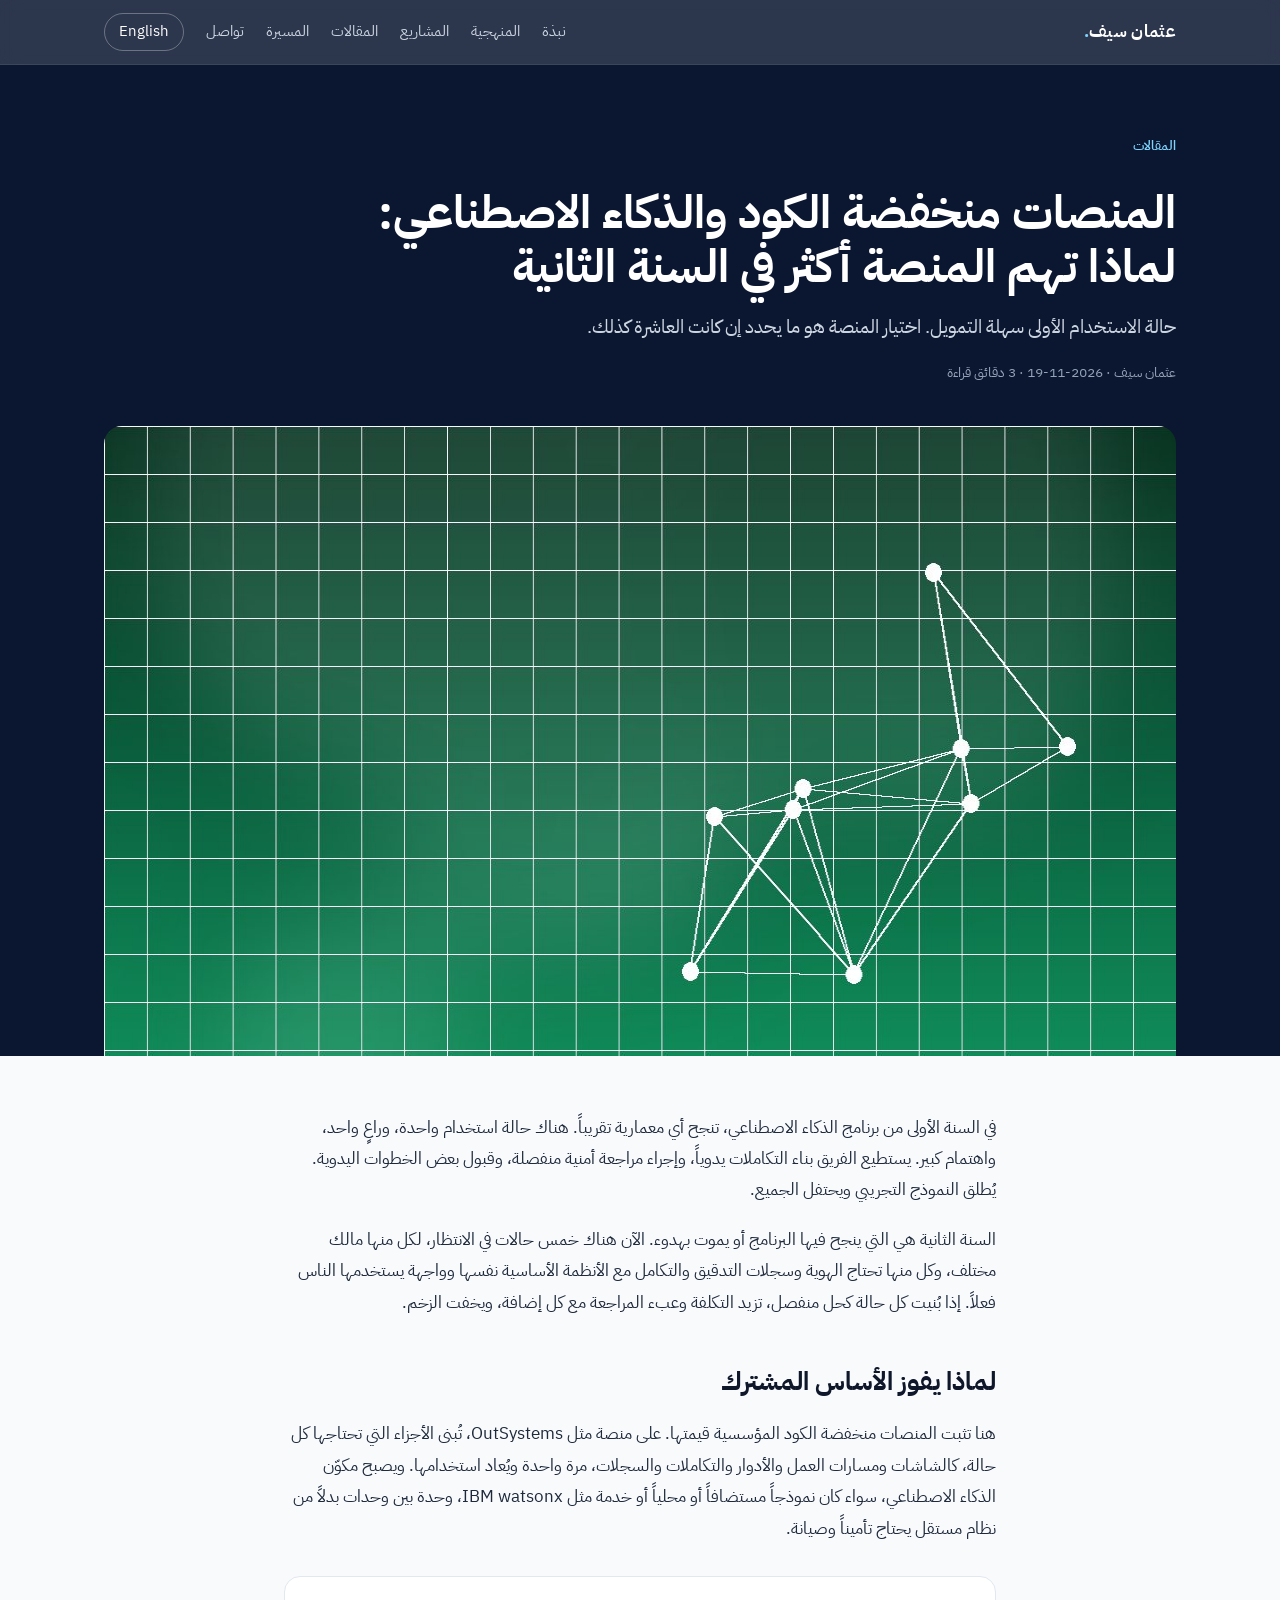
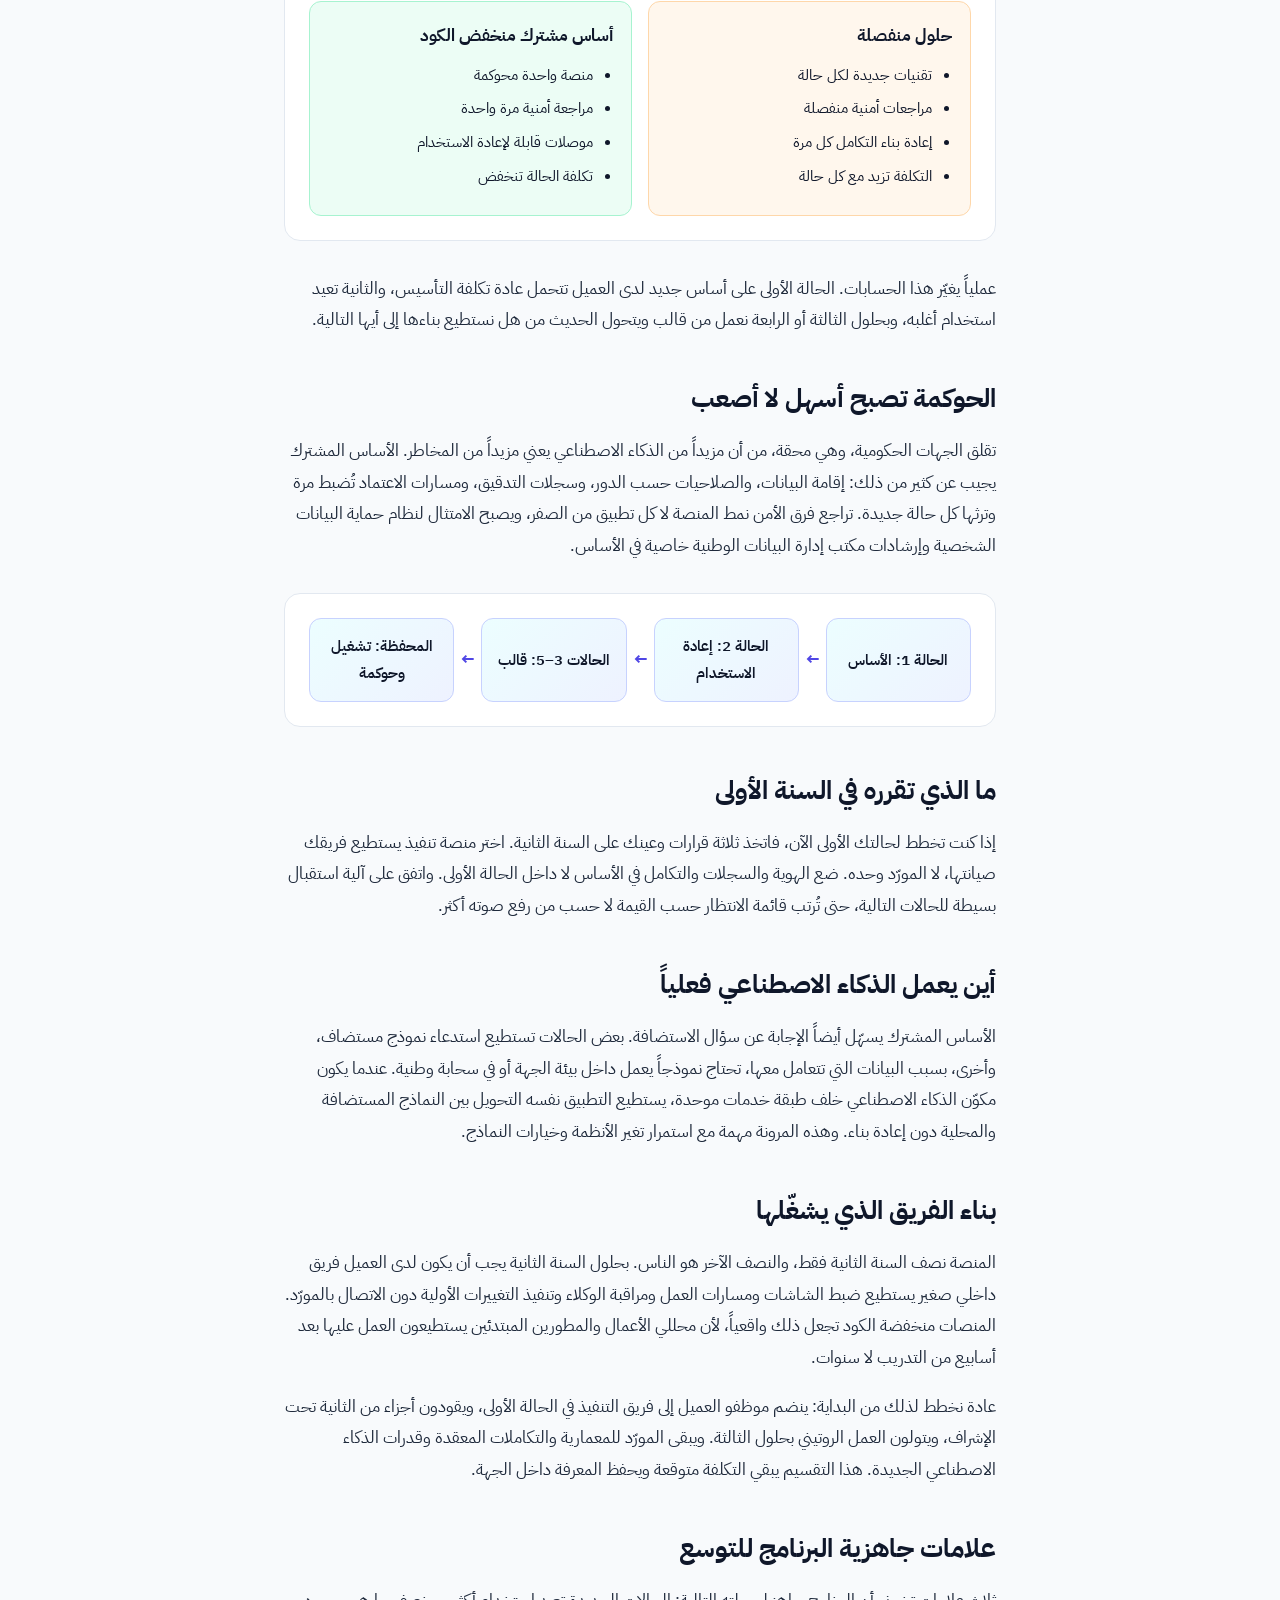
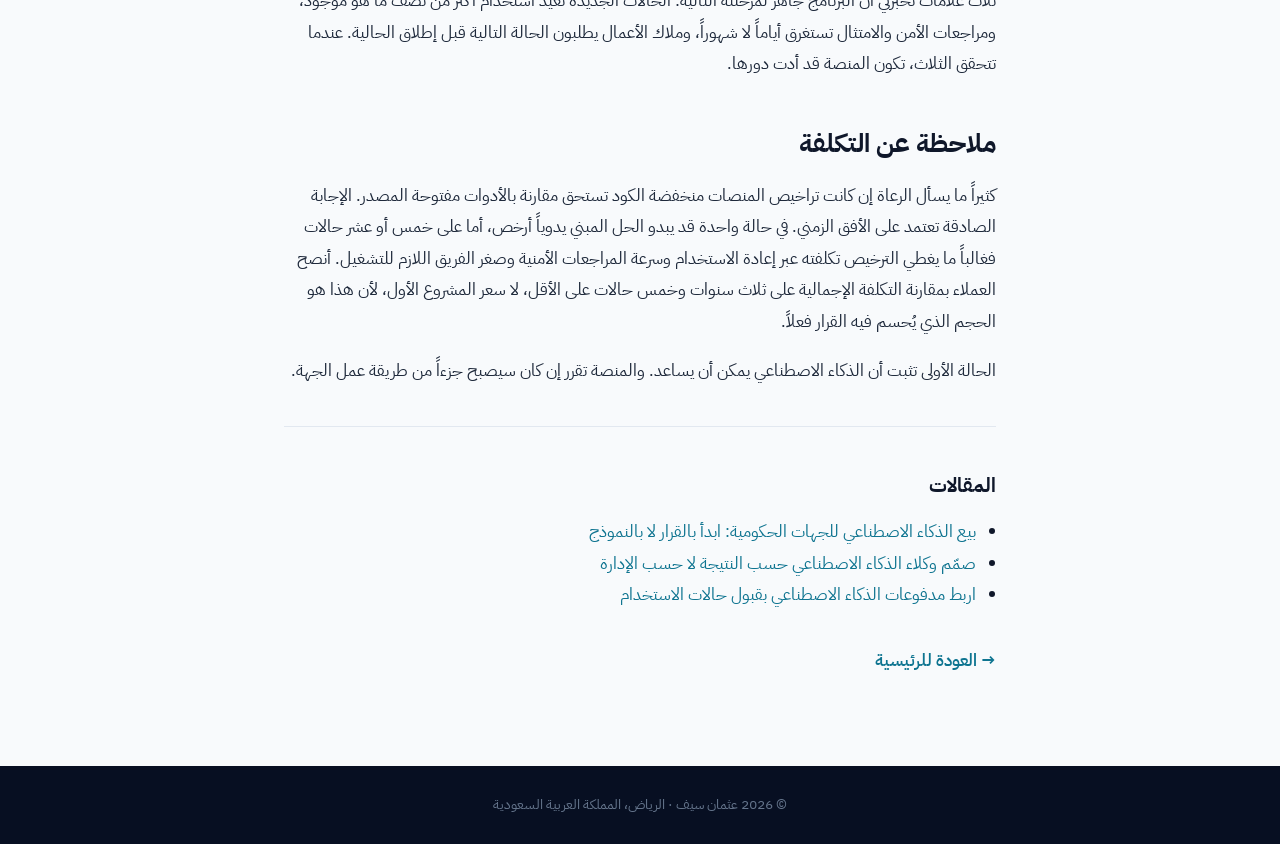
<file: ar-low-code-year-two.html>
<!DOCTYPE html>
<html lang="ar" dir="rtl">
<head>
<meta charset="utf-8"><meta name="viewport" content="width=device-width,initial-scale=1">
<title>المنصات منخفضة الكود والذكاء الاصطناعي: لماذا تهم المنصة أكثر في السنة الثانية | عثمان سيف</title>
<meta name="description" content="حالة الاستخدام الأولى سهلة التمويل. اختيار المنصة هو ما يحدد إن كانت العاشرة كذلك.">
<link rel="canonical" href="https://osmansief.com/ar-low-code-year-two.html">
<link rel="alternate" hreflang="en" href="https://osmansief.com/low-code-year-two.html">
<link rel="alternate" hreflang="ar" href="https://osmansief.com/ar-low-code-year-two.html">
<link rel="alternate" hreflang="x-default" href="https://osmansief.com/low-code-year-two.html">
<meta property="og:type" content="article"><meta property="og:title" content="المنصات منخفضة الكود والذكاء الاصطناعي: لماذا تهم المنصة أكثر في السنة الثانية | عثمان سيف"><meta property="og:description" content="حالة الاستخدام الأولى سهلة التمويل. اختيار المنصة هو ما يحدد إن كانت العاشرة كذلك.">
<meta property="og:url" content="https://osmansief.com/ar-low-code-year-two.html"><meta property="og:image" content="https://osmansief.com/img/og-low-code-year-two.jpg"><meta property="og:locale" content="ar_SA">
<meta name="twitter:card" content="summary_large_image"><meta name="twitter:title" content="المنصات منخفضة الكود والذكاء الاصطناعي: لماذا تهم المنصة أكثر في السنة الثانية | عثمان سيف"><meta name="twitter:description" content="حالة الاستخدام الأولى سهلة التمويل. اختيار المنصة هو ما يحدد إن كانت العاشرة كذلك."><meta name="twitter:image" content="https://osmansief.com/img/og-low-code-year-two.jpg">
<link rel="preconnect" href="https://fonts.googleapis.com"><link rel="preconnect" href="https://fonts.gstatic.com" crossorigin><link href="https://fonts.googleapis.com/css2?family=Inter:wght@400;500;600;700;800&family=IBM+Plex+Sans+Arabic:wght@400;500;600;700&display=swap" rel="stylesheet"><link rel="stylesheet" href="style.css">
<meta property="article:published_time" content="2026-11-19"><meta property="article:author" content="https://osmansief.com/">
<script type="application/ld+json">{"@context": "https://schema.org", "@type": "Article", "headline": "المنصات منخفضة الكود والذكاء الاصطناعي: لماذا تهم المنصة أكثر في السنة الثانية", "description": "حالة الاستخدام الأولى سهلة التمويل. اختيار المنصة هو ما يحدد إن كانت العاشرة كذلك.", "inLanguage": "ar", "image": "https://osmansief.com/img/og-low-code-year-two.jpg", "datePublished": "2026-11-19", "dateModified": "2026-11-19", "author": {"@type": "Person", "name": "Osman Sief", "url": "https://osmansief.com/"}, "mainEntityOfPage": "https://osmansief.com/ar-low-code-year-two.html"}</script>
</head>
<body>
<header class="top"><div class="wrap"><a class="brand" href="ar.html">عثمان سيف<span>.</span></a>
<nav class="links"><a href="ar.html#about">نبذة</a><a href="ar.html#approach">المنهجية</a><a href="ar.html#projects">المشاريع</a><a href="ar.html#articles">المقالات</a><a href="ar.html#career">المسيرة</a><a href="ar.html#contact">تواصل</a><a class="lang" href="low-code-year-two.html" hreflang="en">English</a></nav></div></header>
<div class="ahero"><div class="wrap"><span class="eyebrow">المقالات</span><h1>المنصات منخفضة الكود والذكاء الاصطناعي: لماذا تهم المنصة أكثر في السنة الثانية</h1><p>حالة الاستخدام الأولى سهلة التمويل. اختيار المنصة هو ما يحدد إن كانت العاشرة كذلك.</p><div class="meta">عثمان سيف · 2026-11-19 · 3 دقائق قراءة</div><img src="img/cover-low-code-year-two.jpg" alt="" width="1200" height="630"></div></div>
<article class="body"><p>في السنة الأولى من برنامج الذكاء الاصطناعي، تنجح أي معمارية تقريباً. هناك حالة استخدام واحدة، وراعٍ واحد، واهتمام كبير. يستطيع الفريق بناء التكاملات يدوياً، وإجراء مراجعة أمنية منفصلة، وقبول بعض الخطوات اليدوية. يُطلق النموذج التجريبي ويحتفل الجميع.</p><p>السنة الثانية هي التي ينجح فيها البرنامج أو يموت بهدوء. الآن هناك خمس حالات في الانتظار، لكل منها مالك مختلف، وكل منها تحتاج الهوية وسجلات التدقيق والتكامل مع الأنظمة الأساسية نفسها وواجهة يستخدمها الناس فعلاً. إذا بُنيت كل حالة كحل منفصل، تزيد التكلفة وعبء المراجعة مع كل إضافة، ويخفت الزخم.</p><h2>لماذا يفوز الأساس المشترك</h2><p>هنا تثبت المنصات منخفضة الكود المؤسسية قيمتها. على منصة مثل OutSystems، تُبنى الأجزاء التي تحتاجها كل حالة، كالشاشات ومسارات العمل والأدوار والتكاملات والسجلات، مرة واحدة ويُعاد استخدامها. ويصبح مكوّن الذكاء الاصطناعي، سواء كان نموذجاً مستضافاً أو محلياً أو خدمة مثل IBM watsonx، وحدة بين وحدات بدلاً من نظام مستقل يحتاج تأميناً وصيانة.</p><div class="dia"><div class="cmp"><div class="c bad"><h4>حلول منفصلة</h4><ul><li>تقنيات جديدة لكل حالة</li><li>مراجعات أمنية منفصلة</li><li>إعادة بناء التكامل كل مرة</li><li>التكلفة تزيد مع كل حالة</li></ul></div><div class="c good"><h4>أساس مشترك منخفض الكود</h4><ul><li>منصة واحدة محوكمة</li><li>مراجعة أمنية مرة واحدة</li><li>موصلات قابلة لإعادة الاستخدام</li><li>تكلفة الحالة تنخفض</li></ul></div></div></div><p>عملياً يغيّر هذا الحسابات. الحالة الأولى على أساس جديد لدى العميل تتحمل عادة تكلفة التأسيس، والثانية تعيد استخدام أغلبه، وبحلول الثالثة أو الرابعة نعمل من قالب ويتحول الحديث من هل نستطيع بناءها إلى أيها التالية.</p><h2>الحوكمة تصبح أسهل لا أصعب</h2><p>تقلق الجهات الحكومية، وهي محقة، من أن مزيداً من الذكاء الاصطناعي يعني مزيداً من المخاطر. الأساس المشترك يجيب عن كثير من ذلك: إقامة البيانات، والصلاحيات حسب الدور، وسجلات التدقيق، ومسارات الاعتماد تُضبط مرة وترثها كل حالة جديدة. تراجع فرق الأمن نمط المنصة لا كل تطبيق من الصفر، ويصبح الامتثال لنظام حماية البيانات الشخصية وإرشادات مكتب إدارة البيانات الوطنية خاصية في الأساس.</p><div class="dia"><div class="flow"><div class="s">الحالة 1: الأساس</div><div class="ar">←</div><div class="s">الحالة 2: إعادة الاستخدام</div><div class="ar">←</div><div class="s">الحالات 3–5: قالب</div><div class="ar">←</div><div class="s">المحفظة: تشغيل وحوكمة</div></div></div><h2>ما الذي تقرره في السنة الأولى</h2><p>إذا كنت تخطط لحالتك الأولى الآن، فاتخذ ثلاثة قرارات وعينك على السنة الثانية. اختر منصة تنفيذ يستطيع فريقك صيانتها، لا المورّد وحده. ضع الهوية والسجلات والتكامل في الأساس لا داخل الحالة الأولى. واتفق على آلية استقبال بسيطة للحالات التالية، حتى تُرتب قائمة الانتظار حسب القيمة لا حسب من رفع صوته أكثر.</p><h2>أين يعمل الذكاء الاصطناعي فعلياً</h2><p>الأساس المشترك يسهّل أيضاً الإجابة عن سؤال الاستضافة. بعض الحالات تستطيع استدعاء نموذج مستضاف، وأخرى، بسبب البيانات التي تتعامل معها، تحتاج نموذجاً يعمل داخل بيئة الجهة أو في سحابة وطنية. عندما يكون مكوّن الذكاء الاصطناعي خلف طبقة خدمات موحدة، يستطيع التطبيق نفسه التحويل بين النماذج المستضافة والمحلية دون إعادة بناء. وهذه المرونة مهمة مع استمرار تغير الأنظمة وخيارات النماذج.</p><h2>بناء الفريق الذي يشغّلها</h2><p>المنصة نصف السنة الثانية فقط، والنصف الآخر هو الناس. بحلول السنة الثانية يجب أن يكون لدى العميل فريق داخلي صغير يستطيع ضبط الشاشات ومسارات العمل ومراقبة الوكلاء وتنفيذ التغييرات الأولية دون الاتصال بالمورّد. المنصات منخفضة الكود تجعل ذلك واقعياً، لأن محللي الأعمال والمطورين المبتدئين يستطيعون العمل عليها بعد أسابيع من التدريب لا سنوات.</p><p>عادة نخطط لذلك من البداية: ينضم موظفو العميل إلى فريق التنفيذ في الحالة الأولى، ويقودون أجزاء من الثانية تحت الإشراف، ويتولون العمل الروتيني بحلول الثالثة. ويبقى المورّد للمعمارية والتكاملات المعقدة وقدرات الذكاء الاصطناعي الجديدة. هذا التقسيم يبقي التكلفة متوقعة ويحفظ المعرفة داخل الجهة.</p><h2>علامات جاهزية البرنامج للتوسع</h2><p>ثلاث علامات تخبرني أن البرنامج جاهز لمرحلته التالية: الحالات الجديدة تعيد استخدام أكثر من نصف ما هو موجود، ومراجعات الأمن والامتثال تستغرق أياماً لا شهوراً، وملاك الأعمال يطلبون الحالة التالية قبل إطلاق الحالية. عندما تتحقق الثلاث، تكون المنصة قد أدت دورها.</p><h2>ملاحظة عن التكلفة</h2><p>كثيراً ما يسأل الرعاة إن كانت تراخيص المنصات منخفضة الكود تستحق مقارنة بالأدوات مفتوحة المصدر. الإجابة الصادقة تعتمد على الأفق الزمني. في حالة واحدة قد يبدو الحل المبني يدوياً أرخص، أما على خمس أو عشر حالات فغالباً ما يغطي الترخيص تكلفته عبر إعادة الاستخدام وسرعة المراجعات الأمنية وصغر الفريق اللازم للتشغيل. أنصح العملاء بمقارنة التكلفة الإجمالية على ثلاث سنوات وخمس حالات على الأقل، لا سعر المشروع الأول، لأن هذا هو الحجم الذي يُحسم فيه القرار فعلاً.</p><p>الحالة الأولى تثبت أن الذكاء الاصطناعي يمكن أن يساعد. والمنصة تقرر إن كان سيصبح جزءاً من طريقة عمل الجهة.</p><hr style="border:none;border-top:1px solid var(--line);margin:40px 0 24px"><h2 style="font-size:20px">المقالات</h2><ul style="padding-inline-start:20px;margin:10px 0 24px"><li><a href="ar-start-with-the-decision.html">بيع الذكاء الاصطناعي للجهات الحكومية: ابدأ بالقرار لا بالنموذج</a></li><li><a href="ar-agents-by-outcome.html">صمّم وكلاء الذكاء الاصطناعي حسب النتيجة لا حسب الإدارة</a></li><li><a href="ar-pay-for-accepted-use-cases.html">اربط مدفوعات الذكاء الاصطناعي بقبول حالات الاستخدام</a></li></ul><a class="back" href="ar.html">→ العودة للرئيسية</a></article><footer>© 2026 عثمان سيف · الرياض، المملكة العربية السعودية</footer></body></html>
</file>
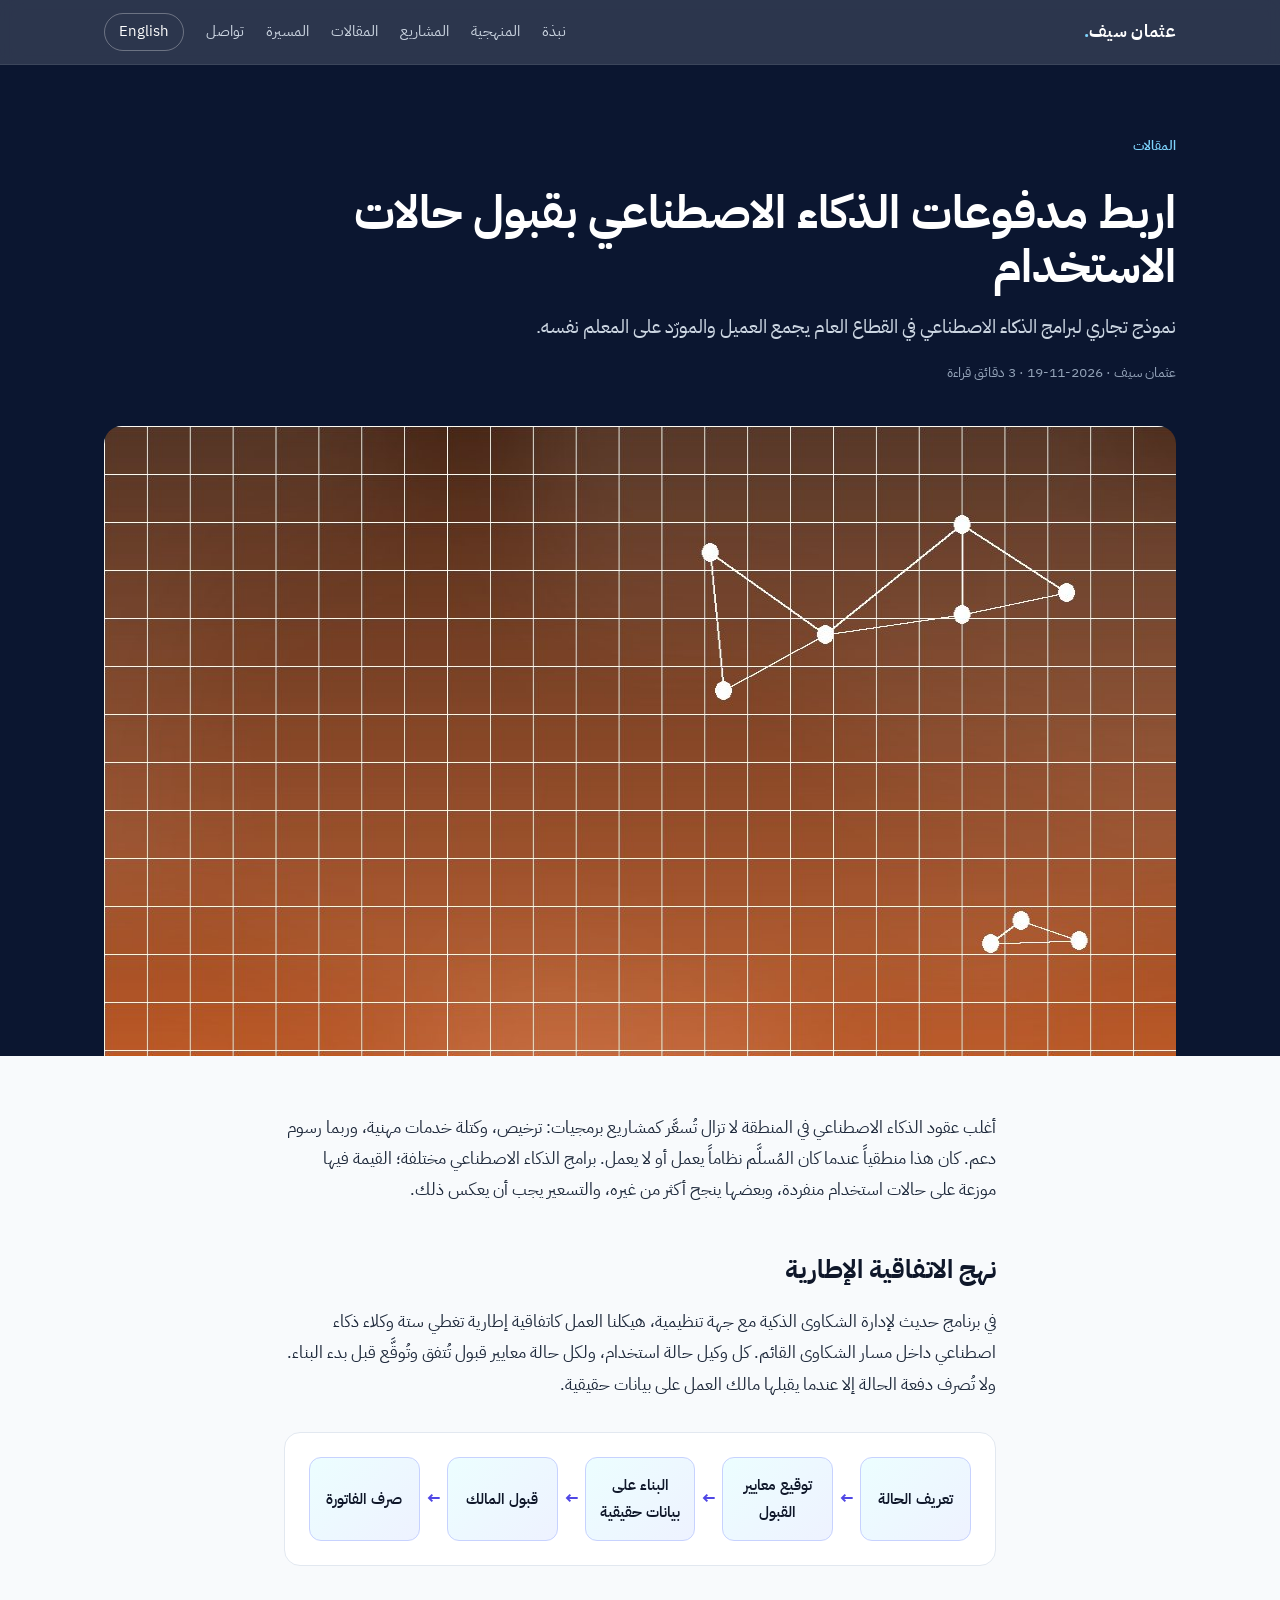
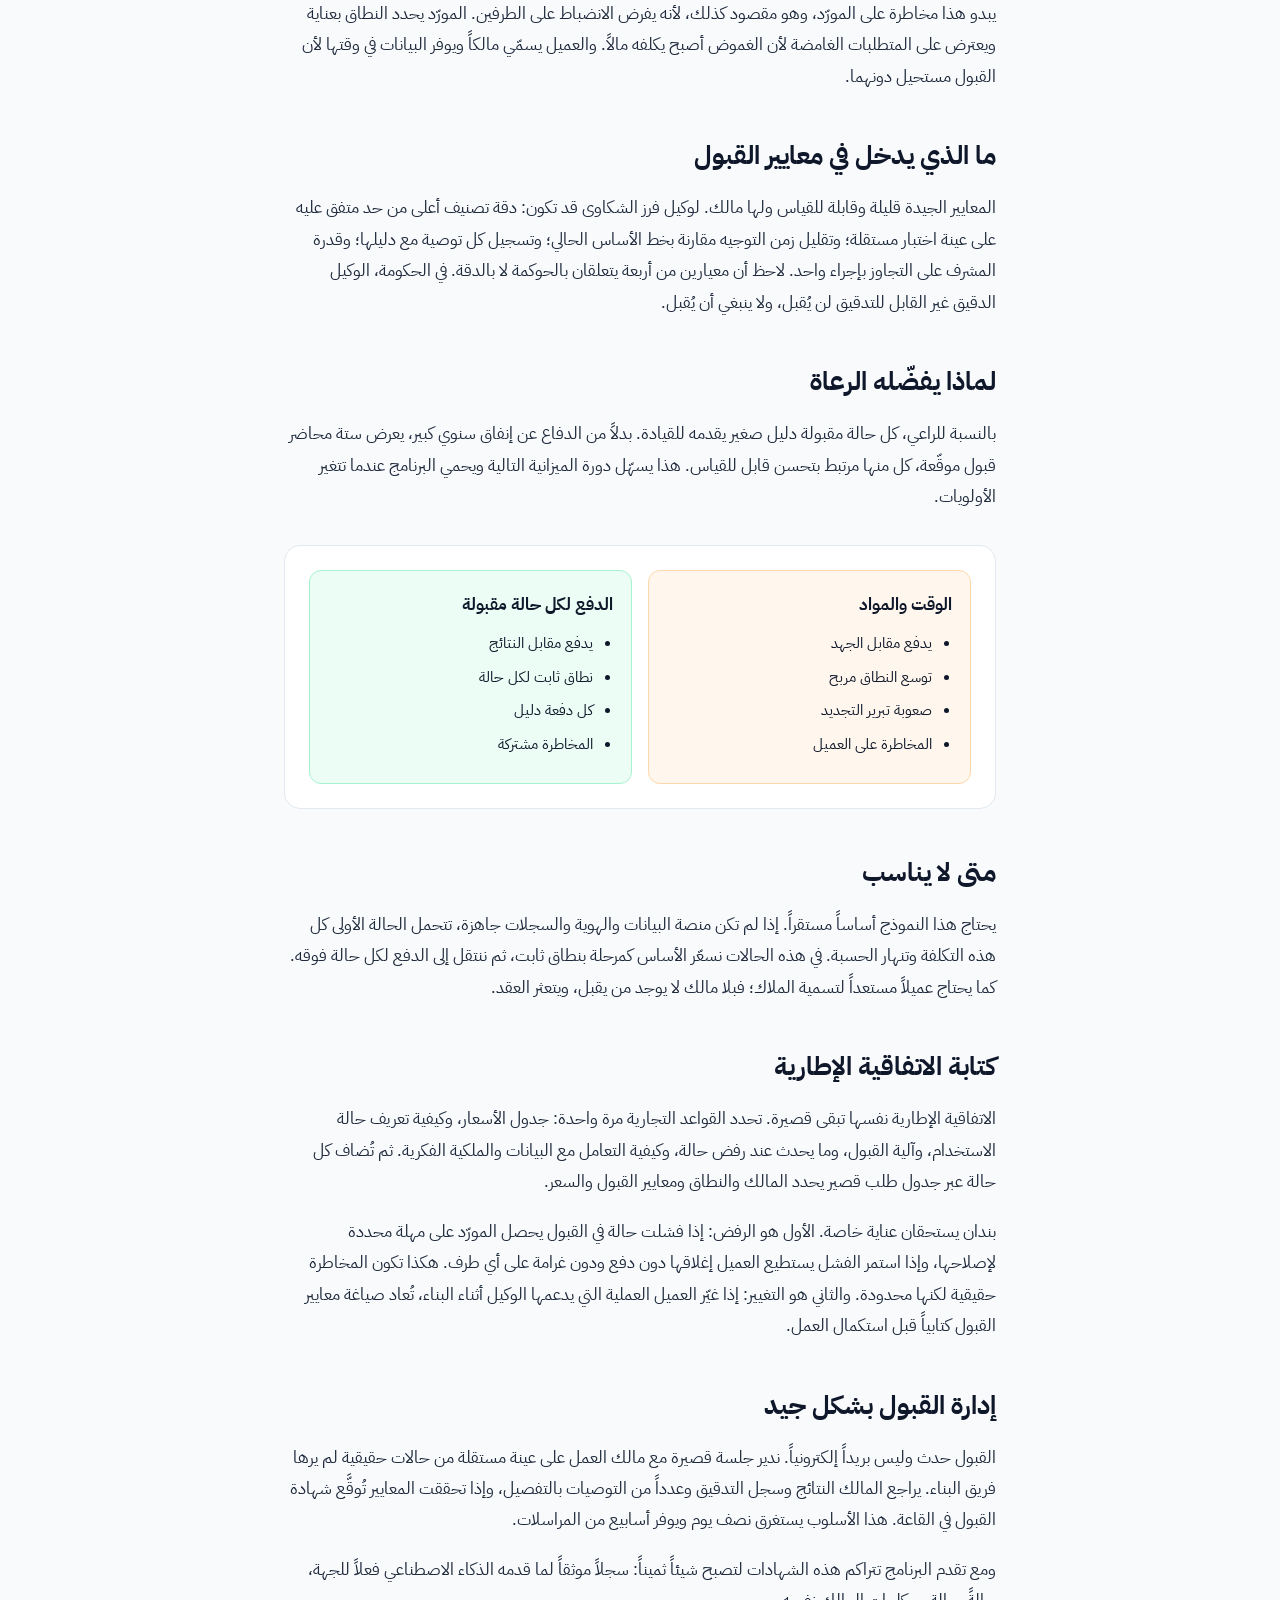
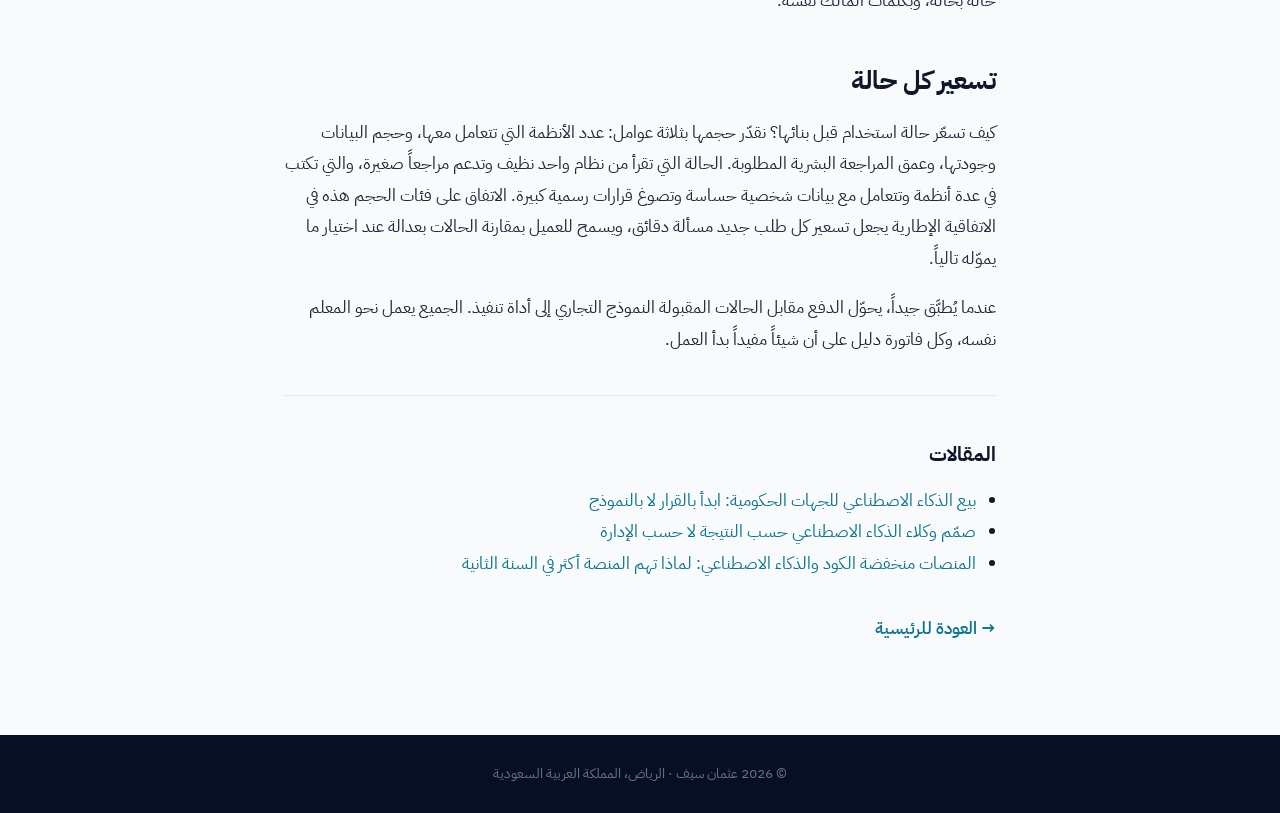
<file: ar-pay-for-accepted-use-cases.html>
<!DOCTYPE html>
<html lang="ar" dir="rtl">
<head>
<meta charset="utf-8"><meta name="viewport" content="width=device-width,initial-scale=1">
<title>اربط مدفوعات الذكاء الاصطناعي بقبول حالات الاستخدام | عثمان سيف</title>
<meta name="description" content="نموذج تجاري لبرامج الذكاء الاصطناعي في القطاع العام يجمع العميل والمورّد على المعلم نفسه.">
<link rel="canonical" href="https://osmansief.com/ar-pay-for-accepted-use-cases.html">
<link rel="alternate" hreflang="en" href="https://osmansief.com/pay-for-accepted-use-cases.html">
<link rel="alternate" hreflang="ar" href="https://osmansief.com/ar-pay-for-accepted-use-cases.html">
<link rel="alternate" hreflang="x-default" href="https://osmansief.com/pay-for-accepted-use-cases.html">
<meta property="og:type" content="article"><meta property="og:title" content="اربط مدفوعات الذكاء الاصطناعي بقبول حالات الاستخدام | عثمان سيف"><meta property="og:description" content="نموذج تجاري لبرامج الذكاء الاصطناعي في القطاع العام يجمع العميل والمورّد على المعلم نفسه.">
<meta property="og:url" content="https://osmansief.com/ar-pay-for-accepted-use-cases.html"><meta property="og:image" content="https://osmansief.com/img/og-pay-for-accepted-use-cases.jpg"><meta property="og:locale" content="ar_SA">
<meta name="twitter:card" content="summary_large_image"><meta name="twitter:title" content="اربط مدفوعات الذكاء الاصطناعي بقبول حالات الاستخدام | عثمان سيف"><meta name="twitter:description" content="نموذج تجاري لبرامج الذكاء الاصطناعي في القطاع العام يجمع العميل والمورّد على المعلم نفسه."><meta name="twitter:image" content="https://osmansief.com/img/og-pay-for-accepted-use-cases.jpg">
<link rel="preconnect" href="https://fonts.googleapis.com"><link rel="preconnect" href="https://fonts.gstatic.com" crossorigin><link href="https://fonts.googleapis.com/css2?family=Inter:wght@400;500;600;700;800&family=IBM+Plex+Sans+Arabic:wght@400;500;600;700&display=swap" rel="stylesheet"><link rel="stylesheet" href="style.css">
<meta property="article:published_time" content="2026-11-19"><meta property="article:author" content="https://osmansief.com/">
<script type="application/ld+json">{"@context": "https://schema.org", "@type": "Article", "headline": "اربط مدفوعات الذكاء الاصطناعي بقبول حالات الاستخدام", "description": "نموذج تجاري لبرامج الذكاء الاصطناعي في القطاع العام يجمع العميل والمورّد على المعلم نفسه.", "inLanguage": "ar", "image": "https://osmansief.com/img/og-pay-for-accepted-use-cases.jpg", "datePublished": "2026-11-19", "dateModified": "2026-11-19", "author": {"@type": "Person", "name": "Osman Sief", "url": "https://osmansief.com/"}, "mainEntityOfPage": "https://osmansief.com/ar-pay-for-accepted-use-cases.html"}</script>
</head>
<body>
<header class="top"><div class="wrap"><a class="brand" href="ar.html">عثمان سيف<span>.</span></a>
<nav class="links"><a href="ar.html#about">نبذة</a><a href="ar.html#approach">المنهجية</a><a href="ar.html#projects">المشاريع</a><a href="ar.html#articles">المقالات</a><a href="ar.html#career">المسيرة</a><a href="ar.html#contact">تواصل</a><a class="lang" href="pay-for-accepted-use-cases.html" hreflang="en">English</a></nav></div></header>
<div class="ahero"><div class="wrap"><span class="eyebrow">المقالات</span><h1>اربط مدفوعات الذكاء الاصطناعي بقبول حالات الاستخدام</h1><p>نموذج تجاري لبرامج الذكاء الاصطناعي في القطاع العام يجمع العميل والمورّد على المعلم نفسه.</p><div class="meta">عثمان سيف · 2026-11-19 · 3 دقائق قراءة</div><img src="img/cover-pay-for-accepted-use-cases.jpg" alt="" width="1200" height="630"></div></div>
<article class="body"><p>أغلب عقود الذكاء الاصطناعي في المنطقة لا تزال تُسعَّر كمشاريع برمجيات: ترخيص، وكتلة خدمات مهنية، وربما رسوم دعم. كان هذا منطقياً عندما كان المُسلَّم نظاماً يعمل أو لا يعمل. برامج الذكاء الاصطناعي مختلفة؛ القيمة فيها موزعة على حالات استخدام منفردة، وبعضها ينجح أكثر من غيره، والتسعير يجب أن يعكس ذلك.</p><h2>نهج الاتفاقية الإطارية</h2><p>في برنامج حديث لإدارة الشكاوى الذكية مع جهة تنظيمية، هيكلنا العمل كاتفاقية إطارية تغطي ستة وكلاء ذكاء اصطناعي داخل مسار الشكاوى القائم. كل وكيل حالة استخدام، ولكل حالة معايير قبول تُتفق وتُوقَّع قبل بدء البناء. ولا تُصرف دفعة الحالة إلا عندما يقبلها مالك العمل على بيانات حقيقية.</p><div class="dia"><div class="flow"><div class="s">تعريف الحالة</div><div class="ar">←</div><div class="s">توقيع معايير القبول</div><div class="ar">←</div><div class="s">البناء على بيانات حقيقية</div><div class="ar">←</div><div class="s">قبول المالك</div><div class="ar">←</div><div class="s">صرف الفاتورة</div></div></div><p>يبدو هذا مخاطرة على المورّد، وهو مقصود كذلك، لأنه يفرض الانضباط على الطرفين. المورّد يحدد النطاق بعناية ويعترض على المتطلبات الغامضة لأن الغموض أصبح يكلفه مالاً. والعميل يسمّي مالكاً ويوفر البيانات في وقتها لأن القبول مستحيل دونهما.</p><h2>ما الذي يدخل في معايير القبول</h2><p>المعايير الجيدة قليلة وقابلة للقياس ولها مالك. لوكيل فرز الشكاوى قد تكون: دقة تصنيف أعلى من حد متفق عليه على عينة اختبار مستقلة؛ وتقليل زمن التوجيه مقارنة بخط الأساس الحالي؛ وتسجيل كل توصية مع دليلها؛ وقدرة المشرف على التجاوز بإجراء واحد. لاحظ أن معيارين من أربعة يتعلقان بالحوكمة لا بالدقة. في الحكومة، الوكيل الدقيق غير القابل للتدقيق لن يُقبل، ولا ينبغي أن يُقبل.</p><h2>لماذا يفضّله الرعاة</h2><p>بالنسبة للراعي، كل حالة مقبولة دليل صغير يقدمه للقيادة. بدلاً من الدفاع عن إنفاق سنوي كبير، يعرض ستة محاضر قبول موقّعة، كل منها مرتبط بتحسن قابل للقياس. هذا يسهّل دورة الميزانية التالية ويحمي البرنامج عندما تتغير الأولويات.</p><div class="dia"><div class="cmp"><div class="c bad"><h4>الوقت والمواد</h4><ul><li>يدفع مقابل الجهد</li><li>توسع النطاق مربح</li><li>صعوبة تبرير التجديد</li><li>المخاطرة على العميل</li></ul></div><div class="c good"><h4>الدفع لكل حالة مقبولة</h4><ul><li>يدفع مقابل النتائج</li><li>نطاق ثابت لكل حالة</li><li>كل دفعة دليل</li><li>المخاطرة مشتركة</li></ul></div></div></div><h2>متى لا يناسب</h2><p>يحتاج هذا النموذج أساساً مستقراً. إذا لم تكن منصة البيانات والهوية والسجلات جاهزة، تتحمل الحالة الأولى كل هذه التكلفة وتنهار الحسبة. في هذه الحالات نسعّر الأساس كمرحلة بنطاق ثابت، ثم ننتقل إلى الدفع لكل حالة فوقه. كما يحتاج عميلاً مستعداً لتسمية الملاك؛ فبلا مالك لا يوجد من يقبل، ويتعثر العقد.</p><h2>كتابة الاتفاقية الإطارية</h2><p>الاتفاقية الإطارية نفسها تبقى قصيرة. تحدد القواعد التجارية مرة واحدة: جدول الأسعار، وكيفية تعريف حالة الاستخدام، وآلية القبول، وما يحدث عند رفض حالة، وكيفية التعامل مع البيانات والملكية الفكرية. ثم تُضاف كل حالة عبر جدول طلب قصير يحدد المالك والنطاق ومعايير القبول والسعر.</p><p>بندان يستحقان عناية خاصة. الأول هو الرفض: إذا فشلت حالة في القبول يحصل المورّد على مهلة محددة لإصلاحها، وإذا استمر الفشل يستطيع العميل إغلاقها دون دفع ودون غرامة على أي طرف. هكذا تكون المخاطرة حقيقية لكنها محدودة. والثاني هو التغيير: إذا غيّر العميل العملية التي يدعمها الوكيل أثناء البناء، تُعاد صياغة معايير القبول كتابياً قبل استكمال العمل.</p><h2>إدارة القبول بشكل جيد</h2><p>القبول حدث وليس بريداً إلكترونياً. ندير جلسة قصيرة مع مالك العمل على عينة مستقلة من حالات حقيقية لم يرها فريق البناء. يراجع المالك النتائج وسجل التدقيق وعدداً من التوصيات بالتفصيل، وإذا تحققت المعايير تُوقَّع شهادة القبول في القاعة. هذا الأسلوب يستغرق نصف يوم ويوفر أسابيع من المراسلات.</p><p>ومع تقدم البرنامج تتراكم هذه الشهادات لتصبح شيئاً ثميناً: سجلاً موثقاً لما قدمه الذكاء الاصطناعي فعلاً للجهة، حالةً بحالة، وبكلمات المالك نفسه.</p><h2>تسعير كل حالة</h2><p>كيف تسعّر حالة استخدام قبل بنائها؟ نقدّر حجمها بثلاثة عوامل: عدد الأنظمة التي تتعامل معها، وحجم البيانات وجودتها، وعمق المراجعة البشرية المطلوبة. الحالة التي تقرأ من نظام واحد نظيف وتدعم مراجعاً صغيرة، والتي تكتب في عدة أنظمة وتتعامل مع بيانات شخصية حساسة وتصوغ قرارات رسمية كبيرة. الاتفاق على فئات الحجم هذه في الاتفاقية الإطارية يجعل تسعير كل طلب جديد مسألة دقائق، ويسمح للعميل بمقارنة الحالات بعدالة عند اختيار ما يموّله تالياً.</p><p>عندما يُطبَّق جيداً، يحوّل الدفع مقابل الحالات المقبولة النموذج التجاري إلى أداة تنفيذ. الجميع يعمل نحو المعلم نفسه، وكل فاتورة دليل على أن شيئاً مفيداً بدأ العمل.</p><hr style="border:none;border-top:1px solid var(--line);margin:40px 0 24px"><h2 style="font-size:20px">المقالات</h2><ul style="padding-inline-start:20px;margin:10px 0 24px"><li><a href="ar-start-with-the-decision.html">بيع الذكاء الاصطناعي للجهات الحكومية: ابدأ بالقرار لا بالنموذج</a></li><li><a href="ar-agents-by-outcome.html">صمّم وكلاء الذكاء الاصطناعي حسب النتيجة لا حسب الإدارة</a></li><li><a href="ar-low-code-year-two.html">المنصات منخفضة الكود والذكاء الاصطناعي: لماذا تهم المنصة أكثر في السنة الثانية</a></li></ul><a class="back" href="ar.html">→ العودة للرئيسية</a></article><footer>© 2026 عثمان سيف · الرياض، المملكة العربية السعودية</footer></body></html>
</file>
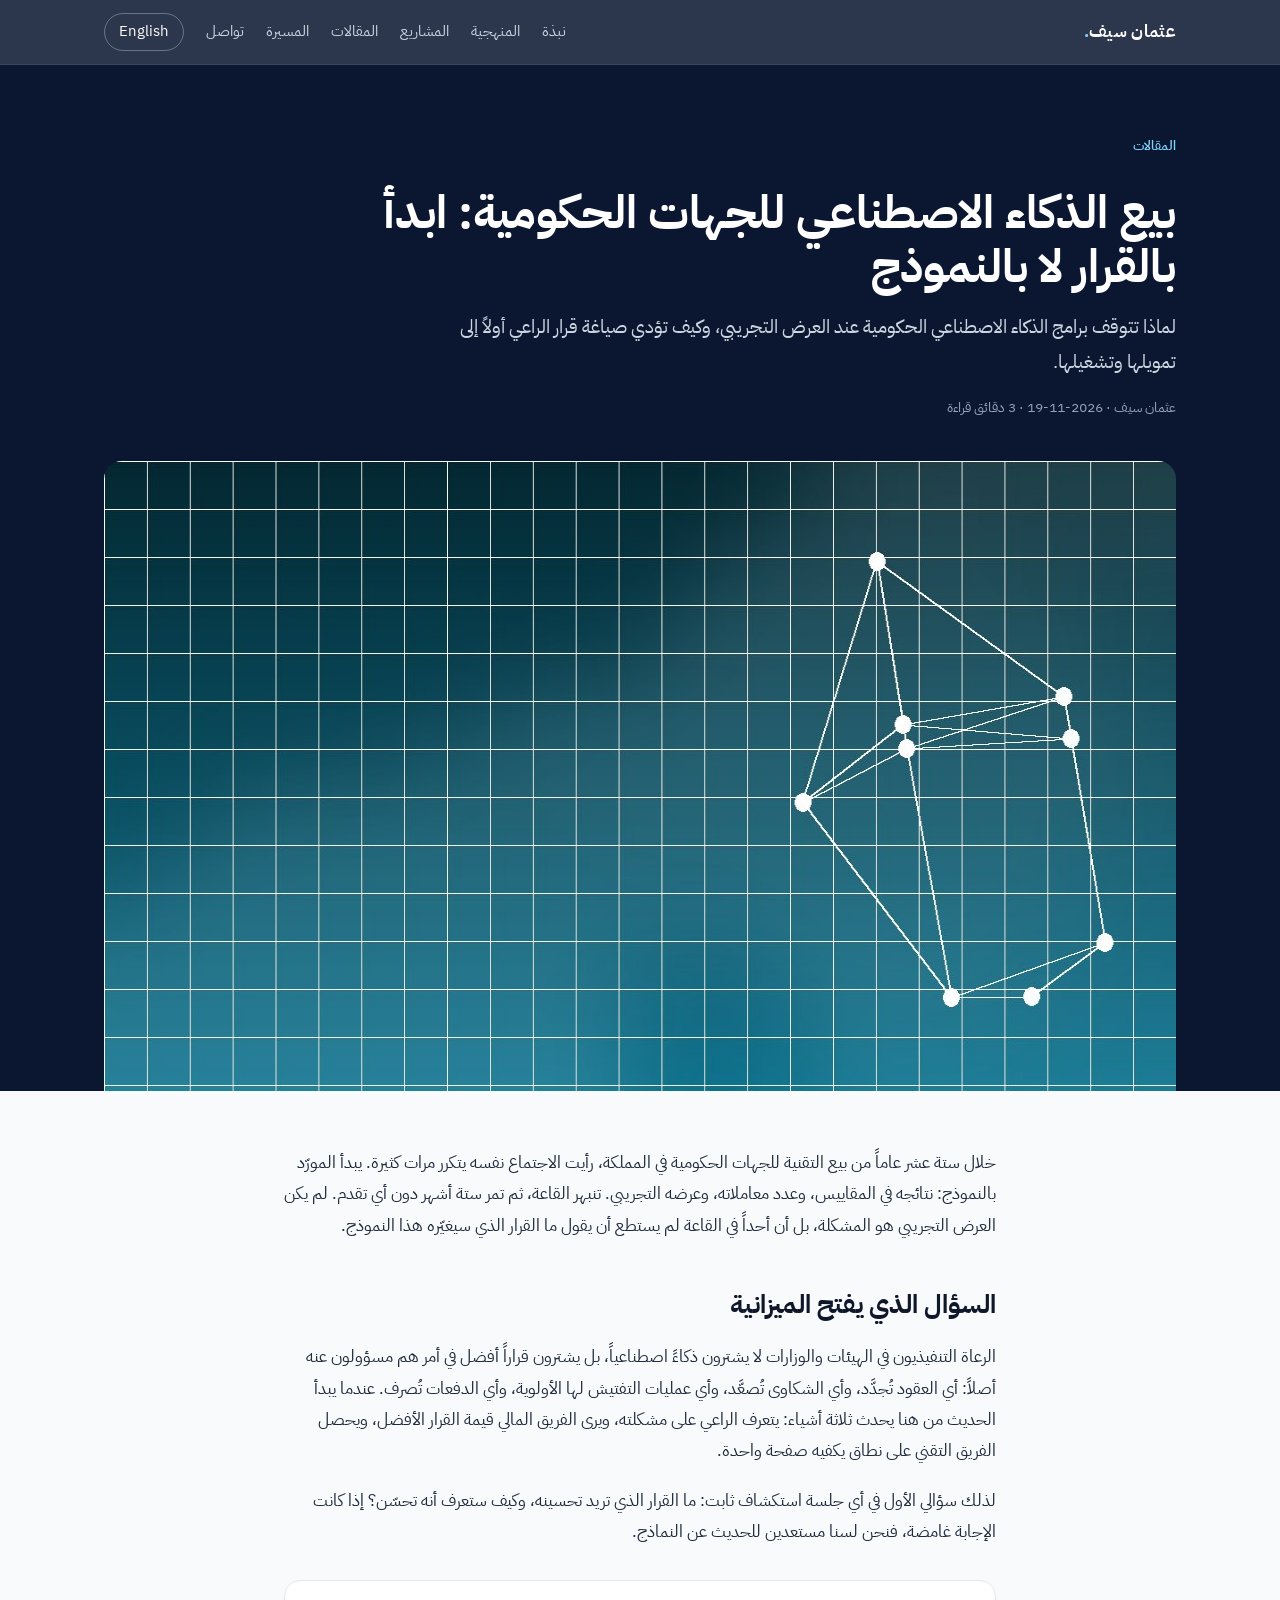
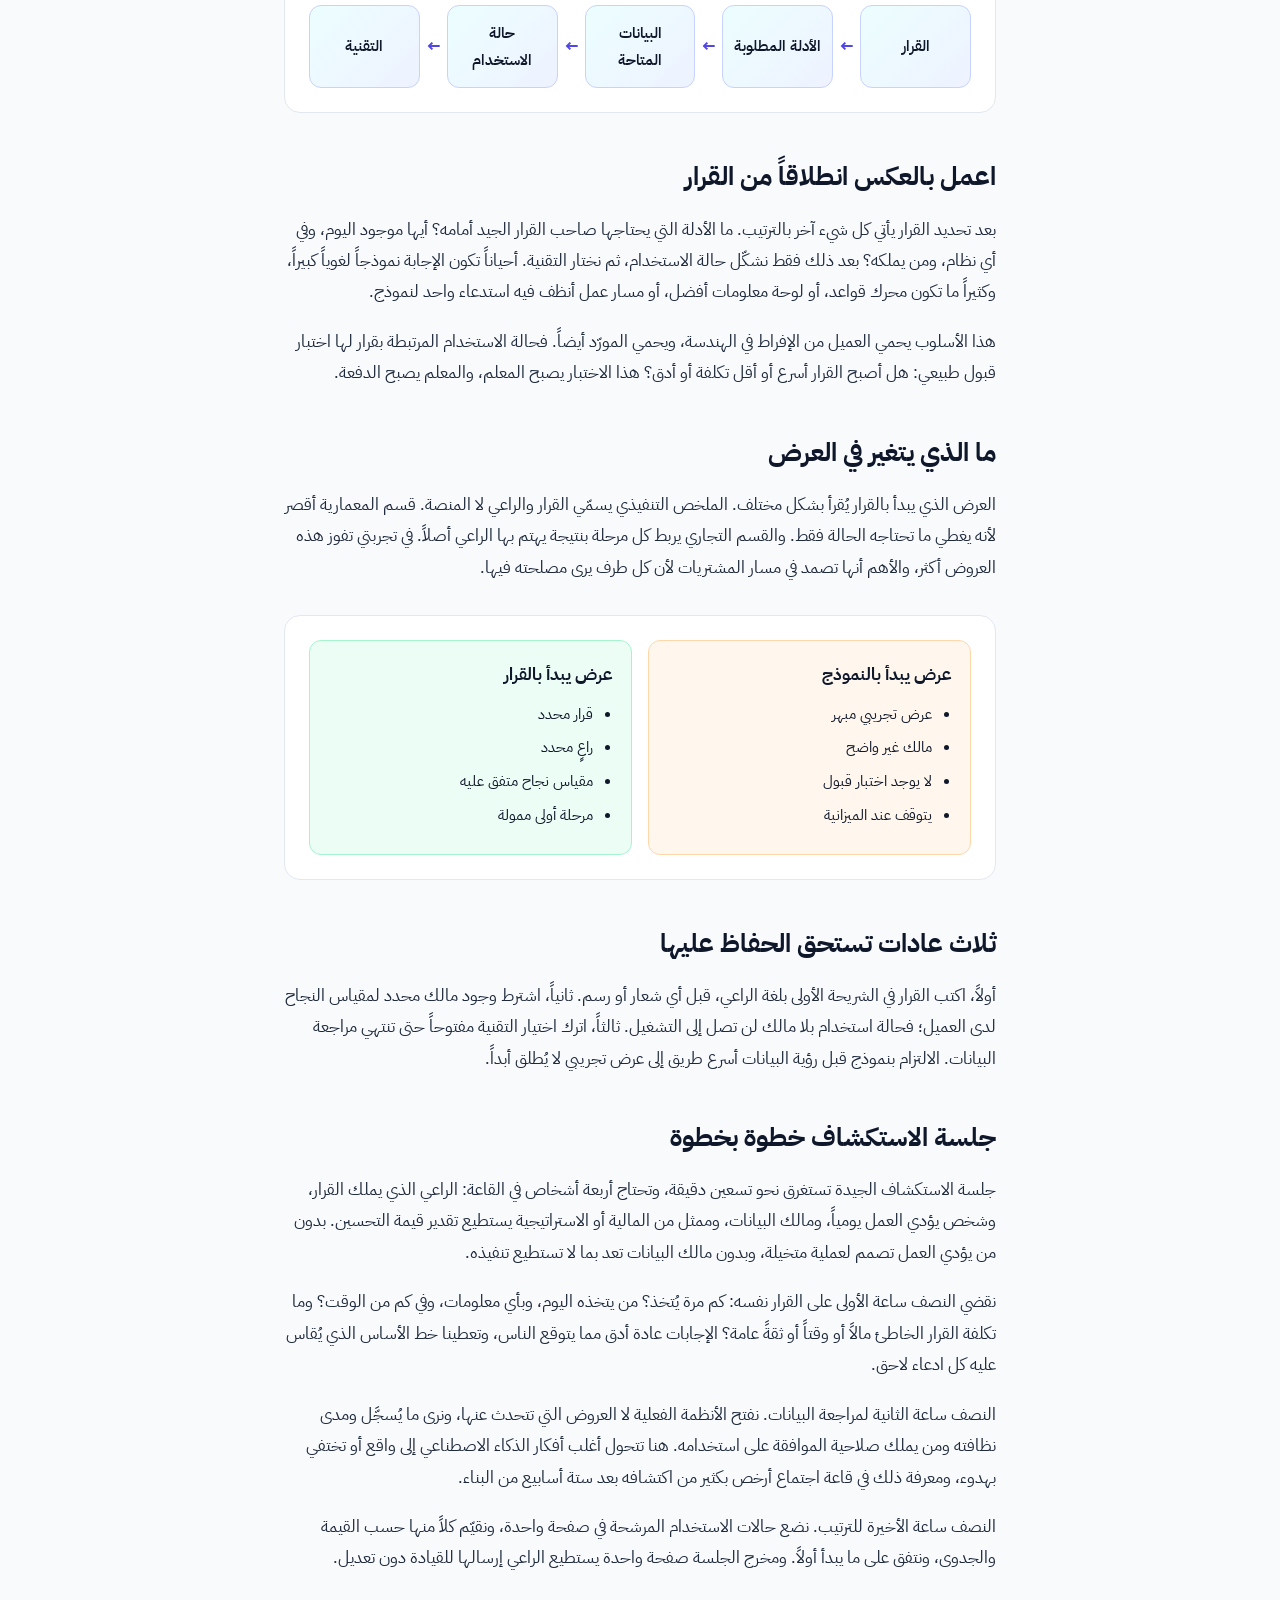
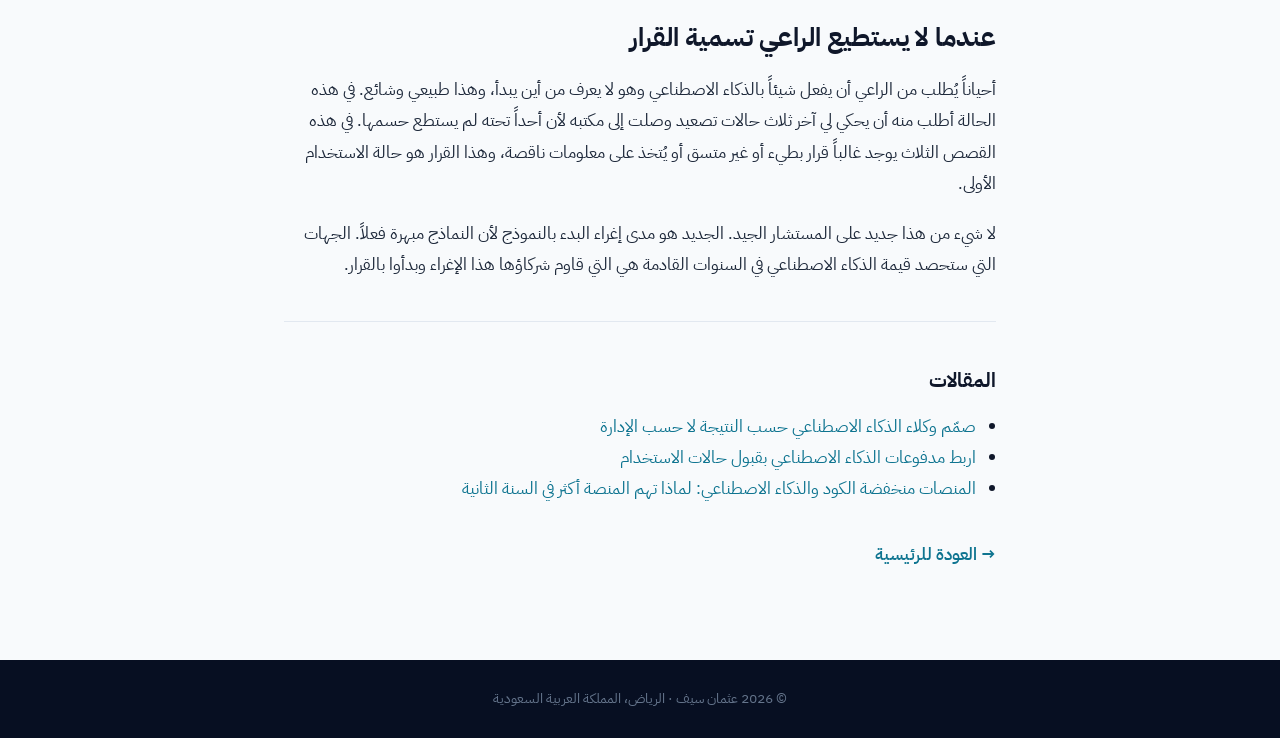
<file: ar-start-with-the-decision.html>
<!DOCTYPE html>
<html lang="ar" dir="rtl">
<head>
<meta charset="utf-8"><meta name="viewport" content="width=device-width,initial-scale=1">
<title>بيع الذكاء الاصطناعي للجهات الحكومية: ابدأ بالقرار لا بالنموذج | عثمان سيف</title>
<meta name="description" content="لماذا تتوقف برامج الذكاء الاصطناعي الحكومية عند العرض التجريبي، وكيف تؤدي صياغة قرار الراعي أولاً إلى تمويلها وتشغيلها.">
<link rel="canonical" href="https://osmansief.com/ar-start-with-the-decision.html">
<link rel="alternate" hreflang="en" href="https://osmansief.com/start-with-the-decision.html">
<link rel="alternate" hreflang="ar" href="https://osmansief.com/ar-start-with-the-decision.html">
<link rel="alternate" hreflang="x-default" href="https://osmansief.com/start-with-the-decision.html">
<meta property="og:type" content="article"><meta property="og:title" content="بيع الذكاء الاصطناعي للجهات الحكومية: ابدأ بالقرار لا بالنموذج | عثمان سيف"><meta property="og:description" content="لماذا تتوقف برامج الذكاء الاصطناعي الحكومية عند العرض التجريبي، وكيف تؤدي صياغة قرار الراعي أولاً إلى تمويلها وتشغيلها.">
<meta property="og:url" content="https://osmansief.com/ar-start-with-the-decision.html"><meta property="og:image" content="https://osmansief.com/img/og-start-with-the-decision.jpg"><meta property="og:locale" content="ar_SA">
<meta name="twitter:card" content="summary_large_image"><meta name="twitter:title" content="بيع الذكاء الاصطناعي للجهات الحكومية: ابدأ بالقرار لا بالنموذج | عثمان سيف"><meta name="twitter:description" content="لماذا تتوقف برامج الذكاء الاصطناعي الحكومية عند العرض التجريبي، وكيف تؤدي صياغة قرار الراعي أولاً إلى تمويلها وتشغيلها."><meta name="twitter:image" content="https://osmansief.com/img/og-start-with-the-decision.jpg">
<link rel="preconnect" href="https://fonts.googleapis.com"><link rel="preconnect" href="https://fonts.gstatic.com" crossorigin><link href="https://fonts.googleapis.com/css2?family=Inter:wght@400;500;600;700;800&family=IBM+Plex+Sans+Arabic:wght@400;500;600;700&display=swap" rel="stylesheet"><link rel="stylesheet" href="style.css">
<meta property="article:published_time" content="2026-11-19"><meta property="article:author" content="https://osmansief.com/">
<script type="application/ld+json">{"@context": "https://schema.org", "@type": "Article", "headline": "بيع الذكاء الاصطناعي للجهات الحكومية: ابدأ بالقرار لا بالنموذج", "description": "لماذا تتوقف برامج الذكاء الاصطناعي الحكومية عند العرض التجريبي، وكيف تؤدي صياغة قرار الراعي أولاً إلى تمويلها وتشغيلها.", "inLanguage": "ar", "image": "https://osmansief.com/img/og-start-with-the-decision.jpg", "datePublished": "2026-11-19", "dateModified": "2026-11-19", "author": {"@type": "Person", "name": "Osman Sief", "url": "https://osmansief.com/"}, "mainEntityOfPage": "https://osmansief.com/ar-start-with-the-decision.html"}</script>
</head>
<body>
<header class="top"><div class="wrap"><a class="brand" href="ar.html">عثمان سيف<span>.</span></a>
<nav class="links"><a href="ar.html#about">نبذة</a><a href="ar.html#approach">المنهجية</a><a href="ar.html#projects">المشاريع</a><a href="ar.html#articles">المقالات</a><a href="ar.html#career">المسيرة</a><a href="ar.html#contact">تواصل</a><a class="lang" href="start-with-the-decision.html" hreflang="en">English</a></nav></div></header>
<div class="ahero"><div class="wrap"><span class="eyebrow">المقالات</span><h1>بيع الذكاء الاصطناعي للجهات الحكومية: ابدأ بالقرار لا بالنموذج</h1><p>لماذا تتوقف برامج الذكاء الاصطناعي الحكومية عند العرض التجريبي، وكيف تؤدي صياغة قرار الراعي أولاً إلى تمويلها وتشغيلها.</p><div class="meta">عثمان سيف · 2026-11-19 · 3 دقائق قراءة</div><img src="img/cover-start-with-the-decision.jpg" alt="" width="1200" height="630"></div></div>
<article class="body"><p>خلال ستة عشر عاماً من بيع التقنية للجهات الحكومية في المملكة، رأيت الاجتماع نفسه يتكرر مرات كثيرة. يبدأ المورّد بالنموذج: نتائجه في المقاييس، وعدد معاملاته، وعرضه التجريبي. تنبهر القاعة، ثم تمر ستة أشهر دون أي تقدم. لم يكن العرض التجريبي هو المشكلة، بل أن أحداً في القاعة لم يستطع أن يقول ما القرار الذي سيغيّره هذا النموذج.</p><h2>السؤال الذي يفتح الميزانية</h2><p>الرعاة التنفيذيون في الهيئات والوزارات لا يشترون ذكاءً اصطناعياً، بل يشترون قراراً أفضل في أمر هم مسؤولون عنه أصلاً: أي العقود تُجدَّد، وأي الشكاوى تُصعَّد، وأي عمليات التفتيش لها الأولوية، وأي الدفعات تُصرف. عندما يبدأ الحديث من هنا يحدث ثلاثة أشياء: يتعرف الراعي على مشكلته، ويرى الفريق المالي قيمة القرار الأفضل، ويحصل الفريق التقني على نطاق يكفيه صفحة واحدة.</p><p>لذلك سؤالي الأول في أي جلسة استكشاف ثابت: ما القرار الذي تريد تحسينه، وكيف ستعرف أنه تحسّن؟ إذا كانت الإجابة غامضة، فنحن لسنا مستعدين للحديث عن النماذج.</p><div class="dia"><div class="flow"><div class="s">القرار</div><div class="ar">←</div><div class="s">الأدلة المطلوبة</div><div class="ar">←</div><div class="s">البيانات المتاحة</div><div class="ar">←</div><div class="s">حالة الاستخدام</div><div class="ar">←</div><div class="s">التقنية</div></div></div><h2>اعمل بالعكس انطلاقاً من القرار</h2><p>بعد تحديد القرار يأتي كل شيء آخر بالترتيب. ما الأدلة التي يحتاجها صاحب القرار الجيد أمامه؟ أيها موجود اليوم، وفي أي نظام، ومن يملكه؟ بعد ذلك فقط نشكّل حالة الاستخدام، ثم نختار التقنية. أحياناً تكون الإجابة نموذجاً لغوياً كبيراً، وكثيراً ما تكون محرك قواعد، أو لوحة معلومات أفضل، أو مسار عمل أنظف فيه استدعاء واحد لنموذج.</p><p>هذا الأسلوب يحمي العميل من الإفراط في الهندسة، ويحمي المورّد أيضاً. فحالة الاستخدام المرتبطة بقرار لها اختبار قبول طبيعي: هل أصبح القرار أسرع أو أقل تكلفة أو أدق؟ هذا الاختبار يصبح المعلم، والمعلم يصبح الدفعة.</p><h2>ما الذي يتغير في العرض</h2><p>العرض الذي يبدأ بالقرار يُقرأ بشكل مختلف. الملخص التنفيذي يسمّي القرار والراعي لا المنصة. قسم المعمارية أقصر لأنه يغطي ما تحتاجه الحالة فقط. والقسم التجاري يربط كل مرحلة بنتيجة يهتم بها الراعي أصلاً. في تجربتي تفوز هذه العروض أكثر، والأهم أنها تصمد في مسار المشتريات لأن كل طرف يرى مصلحته فيها.</p><div class="dia"><div class="cmp"><div class="c bad"><h4>عرض يبدأ بالنموذج</h4><ul><li>عرض تجريبي مبهر</li><li>مالك غير واضح</li><li>لا يوجد اختبار قبول</li><li>يتوقف عند الميزانية</li></ul></div><div class="c good"><h4>عرض يبدأ بالقرار</h4><ul><li>قرار محدد</li><li>راعٍ محدد</li><li>مقياس نجاح متفق عليه</li><li>مرحلة أولى ممولة</li></ul></div></div></div><h2>ثلاث عادات تستحق الحفاظ عليها</h2><p>أولاً، اكتب القرار في الشريحة الأولى بلغة الراعي، قبل أي شعار أو رسم. ثانياً، اشترط وجود مالك محدد لمقياس النجاح لدى العميل؛ فحالة استخدام بلا مالك لن تصل إلى التشغيل. ثالثاً، اترك اختيار التقنية مفتوحاً حتى تنتهي مراجعة البيانات. الالتزام بنموذج قبل رؤية البيانات أسرع طريق إلى عرض تجريبي لا يُطلق أبداً.</p><h2>جلسة الاستكشاف خطوة بخطوة</h2><p>جلسة الاستكشاف الجيدة تستغرق نحو تسعين دقيقة، وتحتاج أربعة أشخاص في القاعة: الراعي الذي يملك القرار، وشخص يؤدي العمل يومياً، ومالك البيانات، وممثل من المالية أو الاستراتيجية يستطيع تقدير قيمة التحسين. بدون من يؤدي العمل تصمم لعملية متخيلة، وبدون مالك البيانات تعد بما لا تستطيع تنفيذه.</p><p>نقضي النصف ساعة الأولى على القرار نفسه: كم مرة يُتخذ؟ من يتخذه اليوم، وبأي معلومات، وفي كم من الوقت؟ وما تكلفة القرار الخاطئ مالاً أو وقتاً أو ثقةً عامة؟ الإجابات عادة أدق مما يتوقع الناس، وتعطينا خط الأساس الذي يُقاس عليه كل ادعاء لاحق.</p><p>النصف ساعة الثانية لمراجعة البيانات. نفتح الأنظمة الفعلية لا العروض التي تتحدث عنها، ونرى ما يُسجَّل ومدى نظافته ومن يملك صلاحية الموافقة على استخدامه. هنا تتحول أغلب أفكار الذكاء الاصطناعي إلى واقع أو تختفي بهدوء، ومعرفة ذلك في قاعة اجتماع أرخص بكثير من اكتشافه بعد ستة أسابيع من البناء.</p><p>النصف ساعة الأخيرة للترتيب. نضع حالات الاستخدام المرشحة في صفحة واحدة، ونقيّم كلاً منها حسب القيمة والجدوى، ونتفق على ما يبدأ أولاً. ومخرج الجلسة صفحة واحدة يستطيع الراعي إرسالها للقيادة دون تعديل.</p><h2>عندما لا يستطيع الراعي تسمية القرار</h2><p>أحياناً يُطلب من الراعي أن يفعل شيئاً بالذكاء الاصطناعي وهو لا يعرف من أين يبدأ، وهذا طبيعي وشائع. في هذه الحالة أطلب منه أن يحكي لي آخر ثلاث حالات تصعيد وصلت إلى مكتبه لأن أحداً تحته لم يستطع حسمها. في هذه القصص الثلاث يوجد غالباً قرار بطيء أو غير متسق أو يُتخذ على معلومات ناقصة، وهذا القرار هو حالة الاستخدام الأولى.</p><p>لا شيء من هذا جديد على المستشار الجيد. الجديد هو مدى إغراء البدء بالنموذج لأن النماذج مبهرة فعلاً. الجهات التي ستحصد قيمة الذكاء الاصطناعي في السنوات القادمة هي التي قاوم شركاؤها هذا الإغراء وبدأوا بالقرار.</p><hr style="border:none;border-top:1px solid var(--line);margin:40px 0 24px"><h2 style="font-size:20px">المقالات</h2><ul style="padding-inline-start:20px;margin:10px 0 24px"><li><a href="ar-agents-by-outcome.html">صمّم وكلاء الذكاء الاصطناعي حسب النتيجة لا حسب الإدارة</a></li><li><a href="ar-pay-for-accepted-use-cases.html">اربط مدفوعات الذكاء الاصطناعي بقبول حالات الاستخدام</a></li><li><a href="ar-low-code-year-two.html">المنصات منخفضة الكود والذكاء الاصطناعي: لماذا تهم المنصة أكثر في السنة الثانية</a></li></ul><a class="back" href="ar.html">→ العودة للرئيسية</a></article><footer>© 2026 عثمان سيف · الرياض، المملكة العربية السعودية</footer></body></html>
</file>
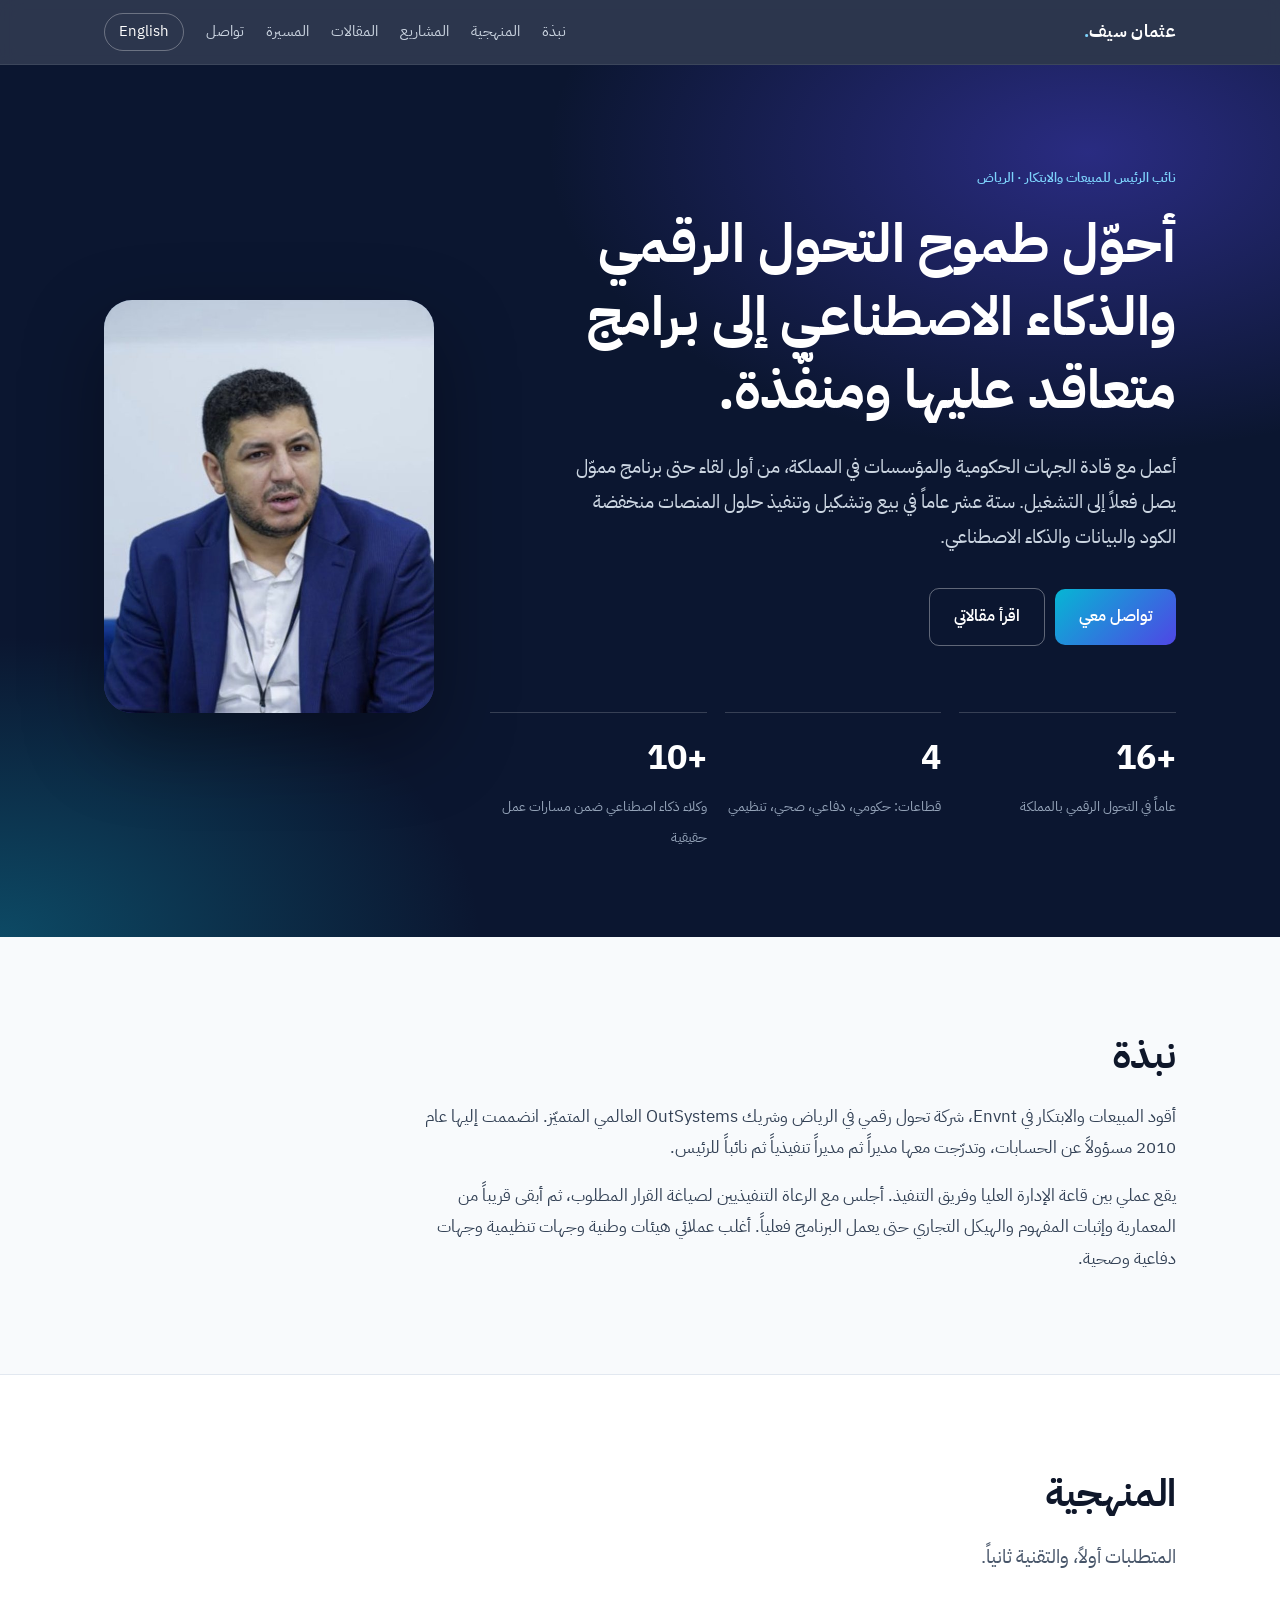
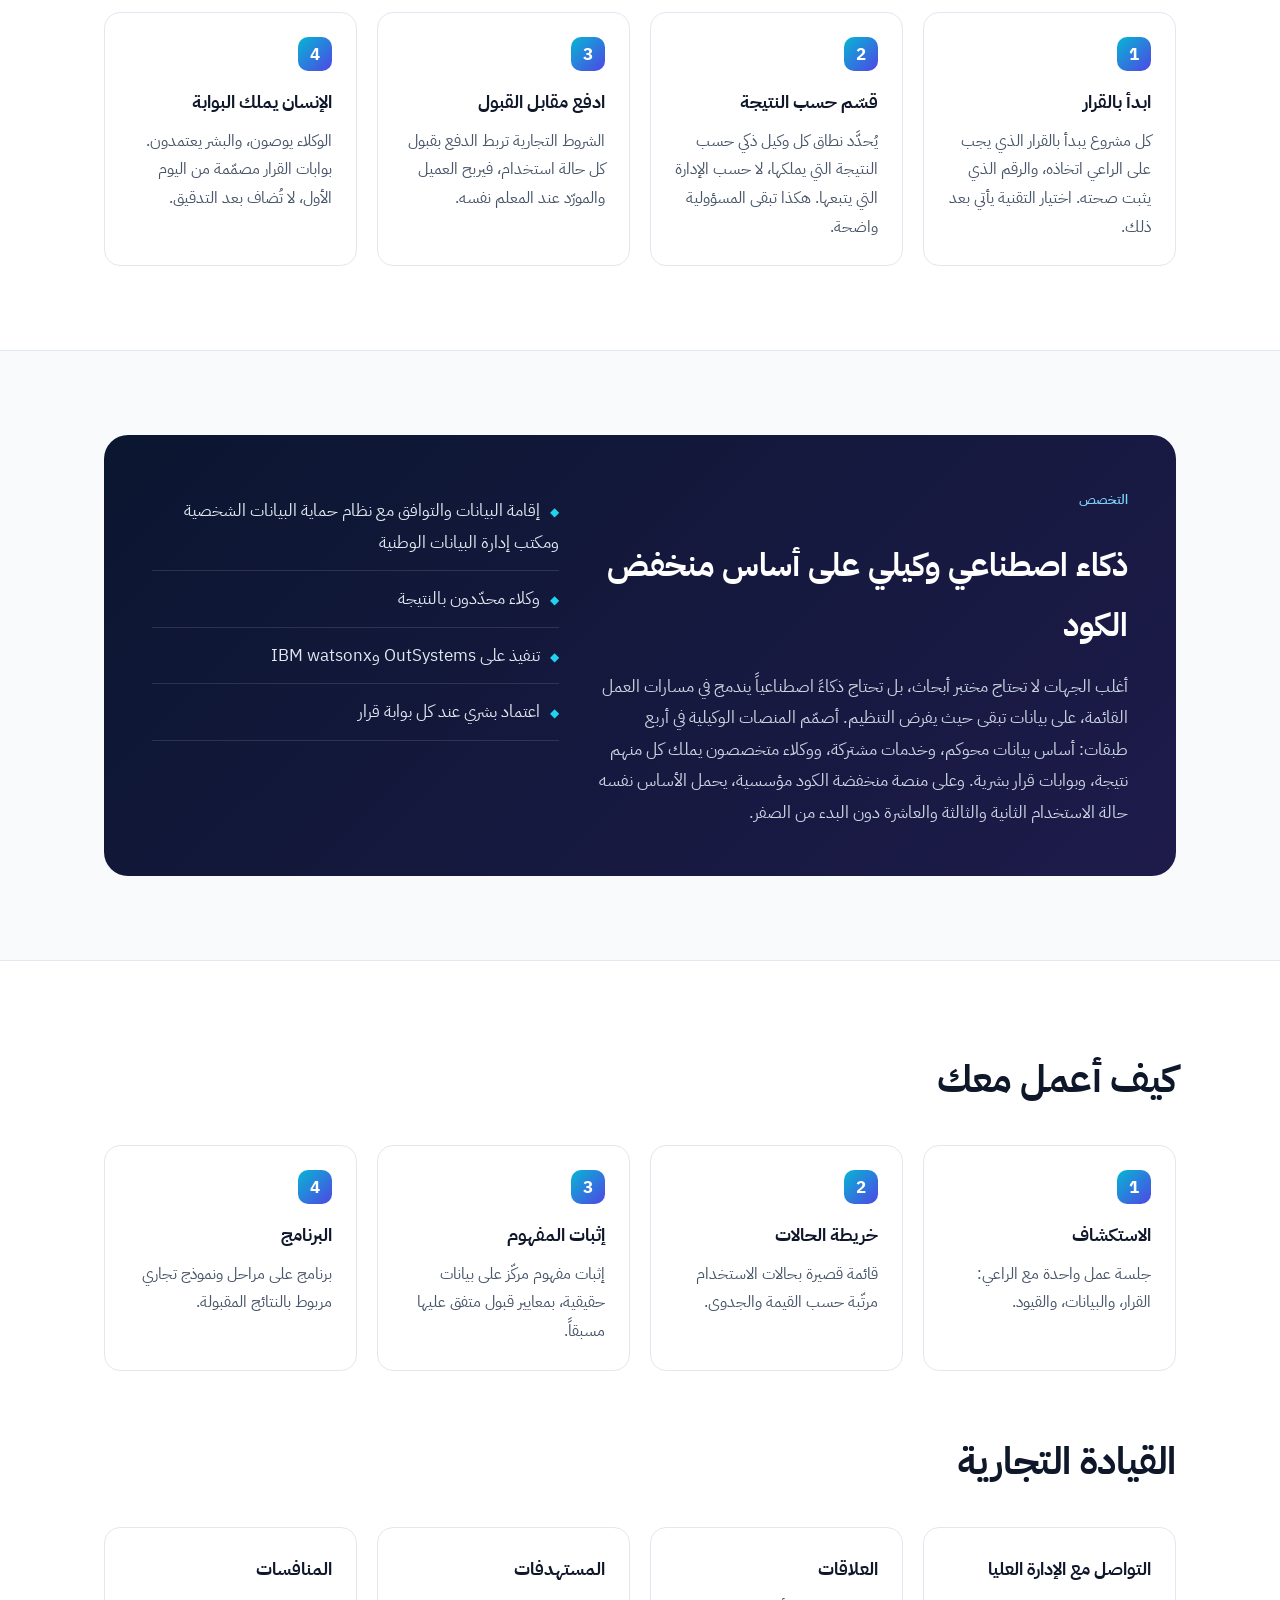
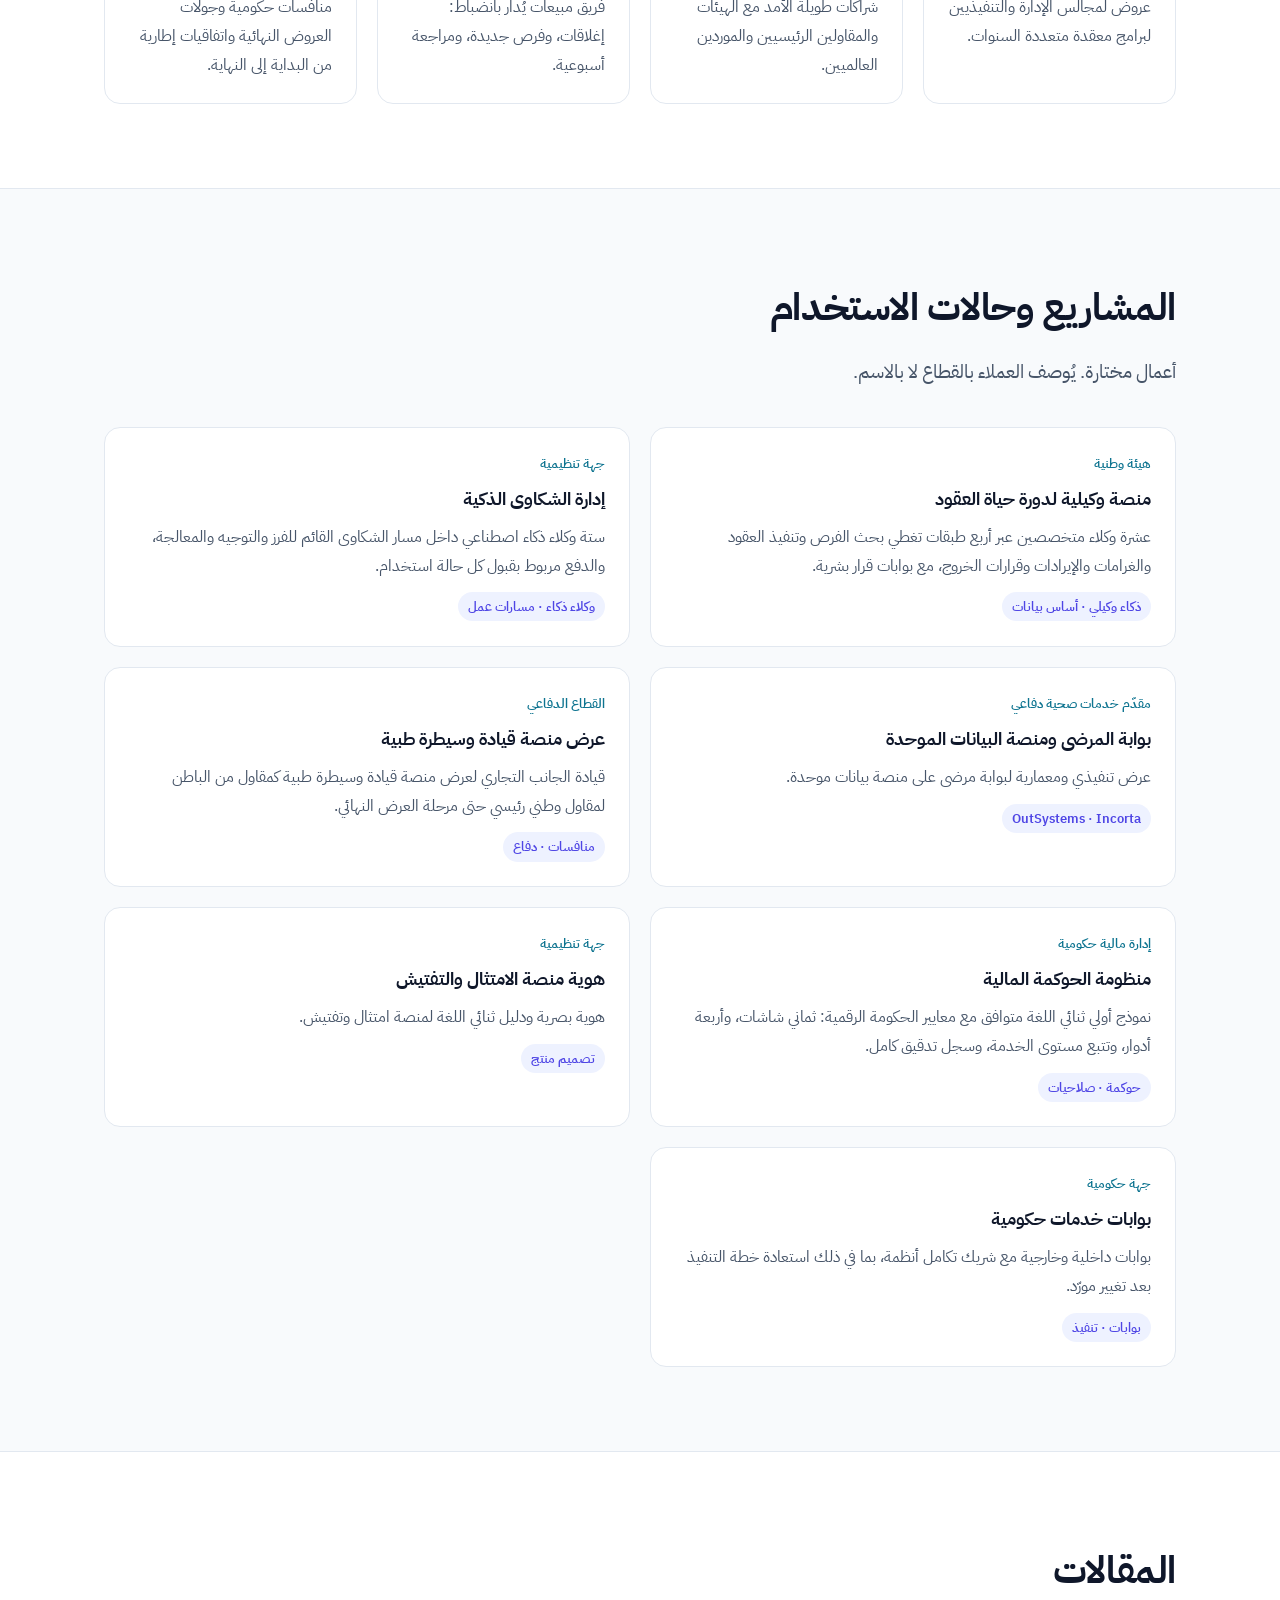
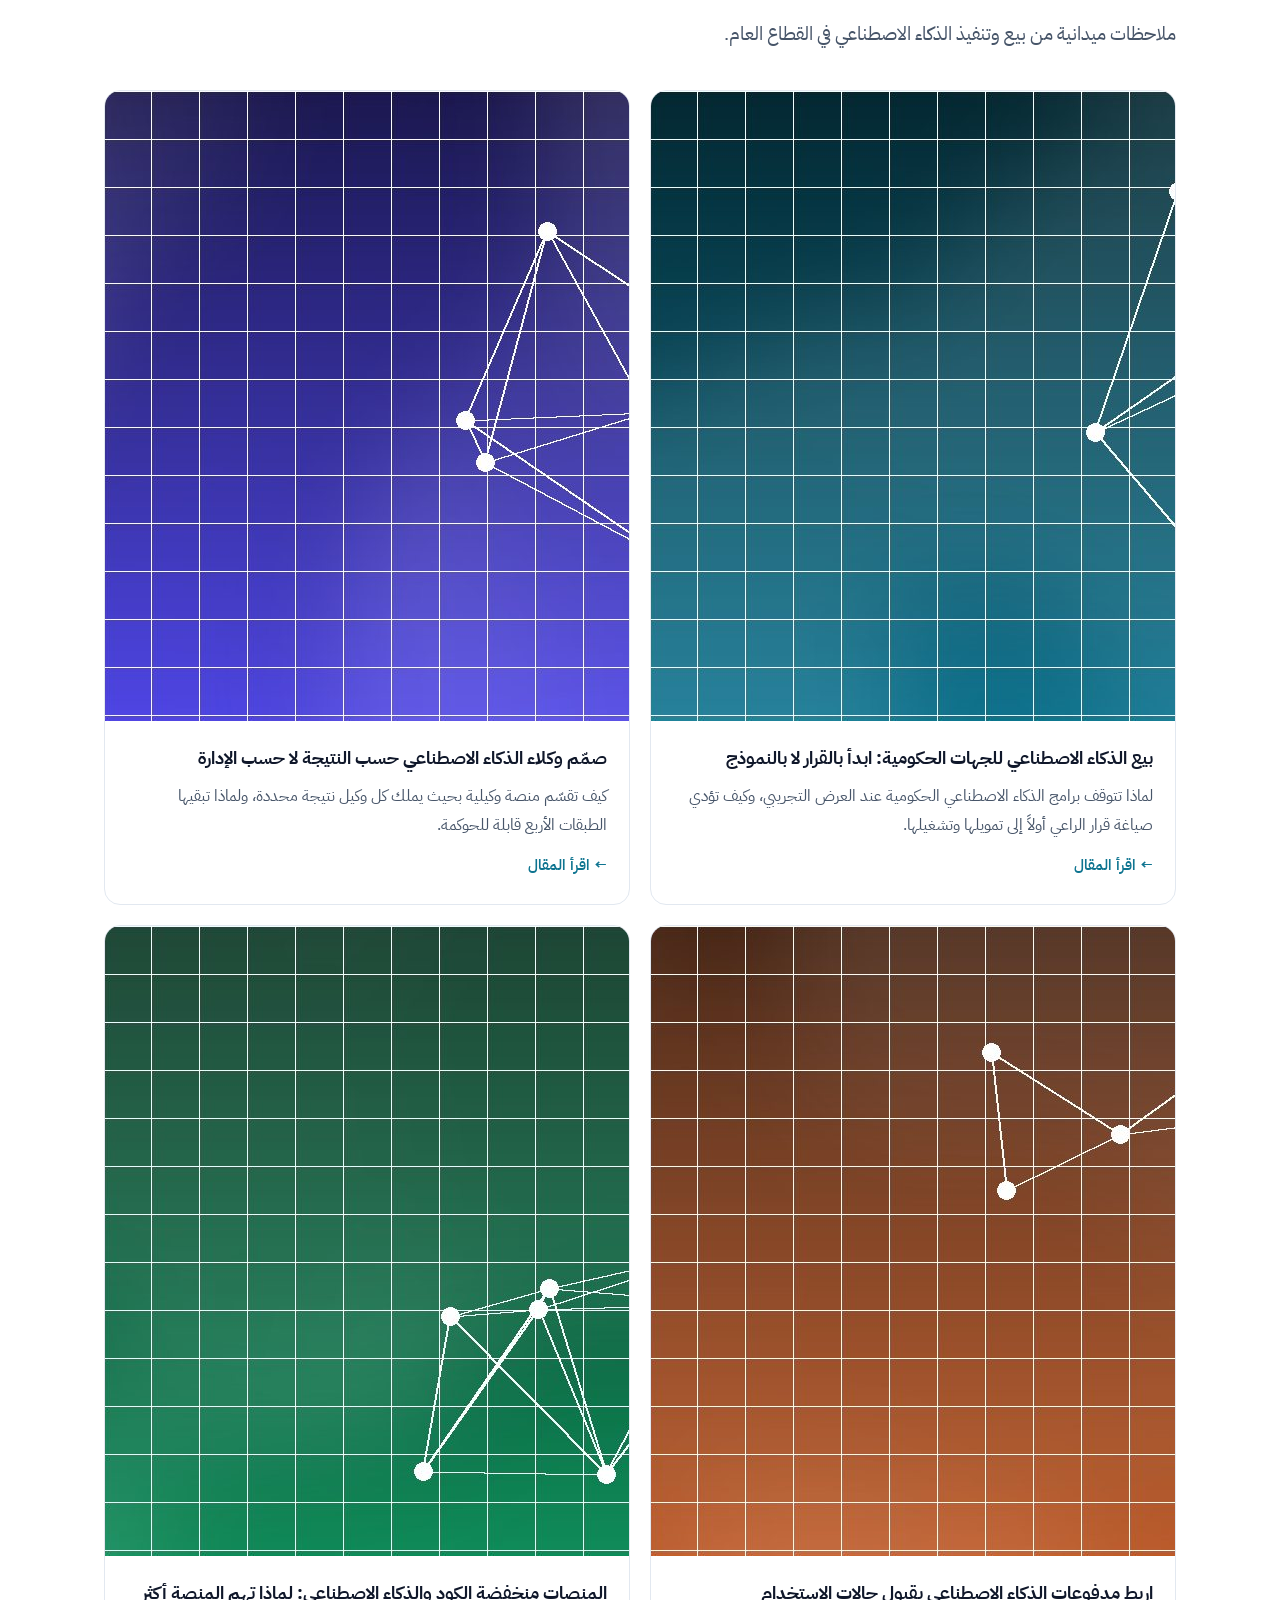
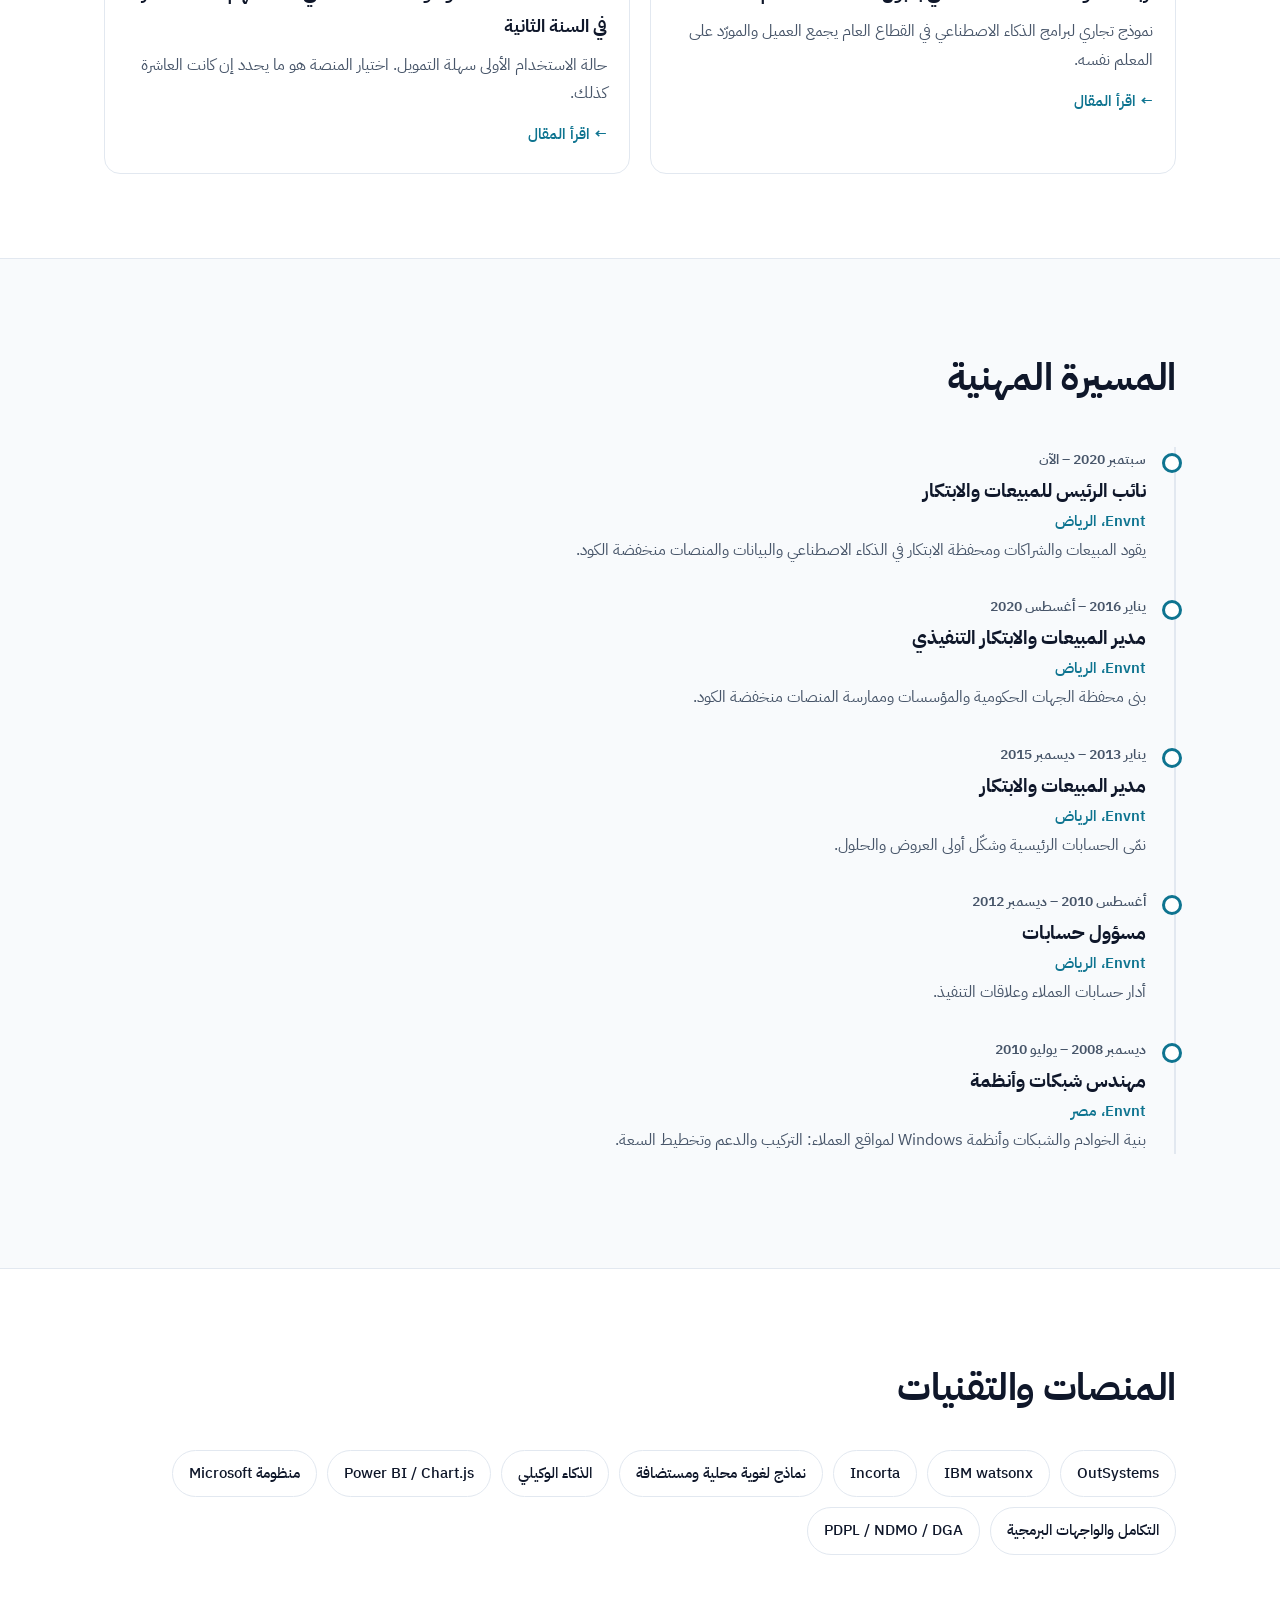
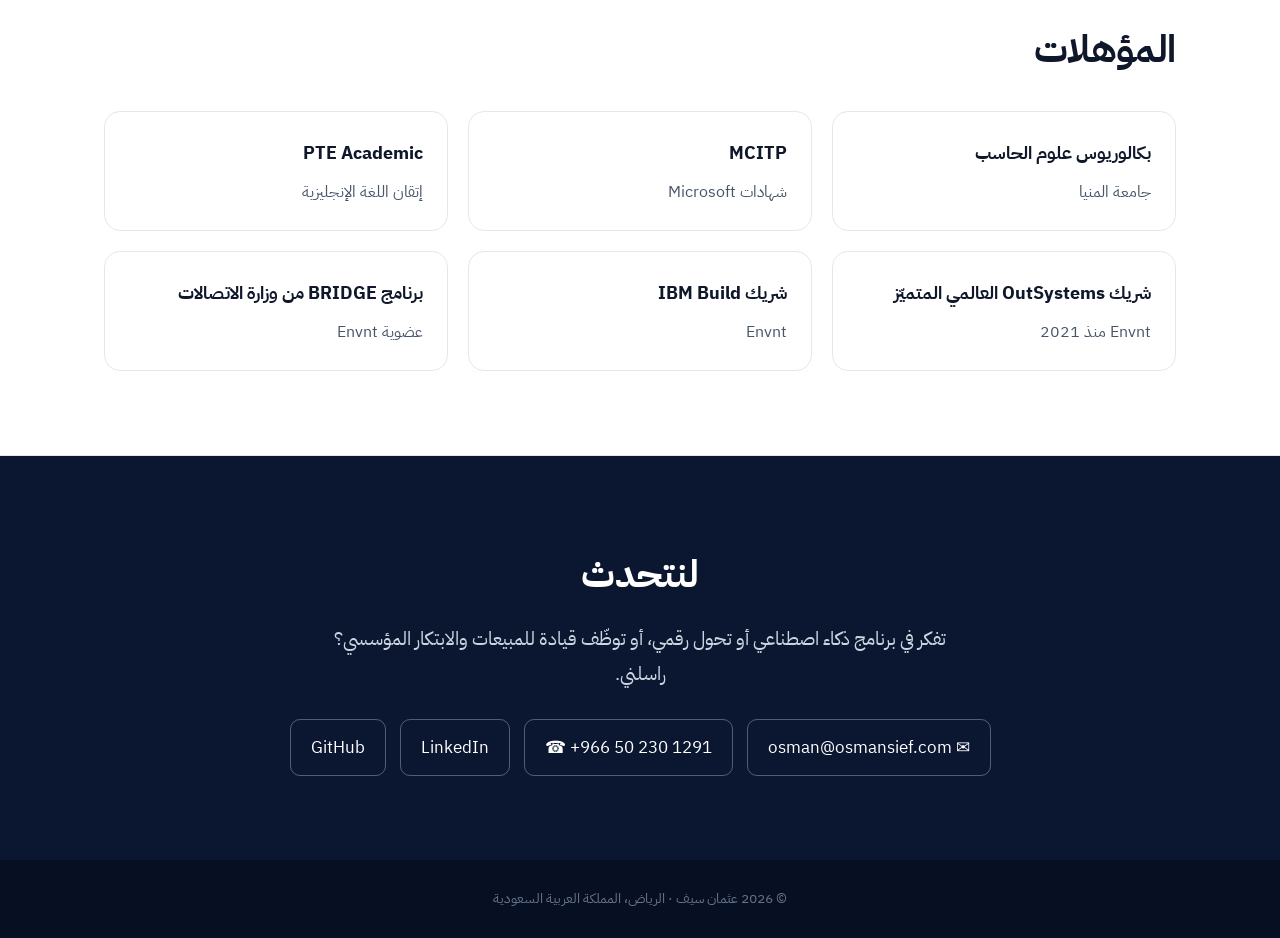
<file: ar.html>
<!DOCTYPE html>
<html lang="ar" dir="rtl">
<head>
<meta charset="utf-8"><meta name="viewport" content="width=device-width,initial-scale=1">
<title>عثمان سيف | نائب الرئيس للمبيعات والابتكار، الذكاء الاصطناعي والتحول الرقمي، الرياض</title>
<meta name="description" content="يساعد عثمان سيف قادة الجهات الحكومية والمؤسسات في السعودية على تحويل طموحات التحول الرقمي والذكاء الاصطناعي إلى برامج متعاقد عليها ومنفّذة.">
<link rel="canonical" href="https://osmansief.com/ar.html">
<link rel="alternate" hreflang="en" href="https://osmansief.com/">
<link rel="alternate" hreflang="ar" href="https://osmansief.com/ar.html">
<link rel="alternate" hreflang="x-default" href="https://osmansief.com/">
<meta property="og:type" content="website"><meta property="og:title" content="عثمان سيف | نائب الرئيس للمبيعات والابتكار، الذكاء الاصطناعي والتحول الرقمي، الرياض"><meta property="og:description" content="يساعد عثمان سيف قادة الجهات الحكومية والمؤسسات في السعودية على تحويل طموحات التحول الرقمي والذكاء الاصطناعي إلى برامج متعاقد عليها ومنفّذة.">
<meta property="og:url" content="https://osmansief.com/ar.html"><meta property="og:image" content="https://osmansief.com/og-home.jpg"><meta property="og:locale" content="ar_SA">
<meta name="twitter:card" content="summary_large_image"><meta name="twitter:title" content="عثمان سيف | نائب الرئيس للمبيعات والابتكار، الذكاء الاصطناعي والتحول الرقمي، الرياض"><meta name="twitter:description" content="يساعد عثمان سيف قادة الجهات الحكومية والمؤسسات في السعودية على تحويل طموحات التحول الرقمي والذكاء الاصطناعي إلى برامج متعاقد عليها ومنفّذة."><meta name="twitter:image" content="https://osmansief.com/og-home.jpg">
<link rel="preconnect" href="https://fonts.googleapis.com"><link rel="preconnect" href="https://fonts.gstatic.com" crossorigin><link href="https://fonts.googleapis.com/css2?family=Inter:wght@400;500;600;700;800&family=IBM+Plex+Sans+Arabic:wght@400;500;600;700&display=swap" rel="stylesheet"><link rel="stylesheet" href="style.css">
<script type="application/ld+json">{"@context": "https://schema.org", "@graph": [{"@type": "Person", "@id": "https://osmansief.com/#person", "name": "Osman Sief", "alternateName": "عثمان سيف", "jobTitle": "VP Sales & Innovation", "url": "https://osmansief.com/", "image": "https://osmansief.com/img/photo.jpg", "worksFor": {"@id": "https://osmansief.com/#envnt"}, "address": {"@type": "PostalAddress", "addressLocality": "Riyadh", "addressCountry": "SA"}, "alumniOf": {"@type": "CollegeOrUniversity", "name": "Minia University"}, "knowsLanguage": ["en", "ar"], "knowsAbout": ["Enterprise AI", "Agentic AI", "Digital transformation", "Low-code", "OutSystems", "Enterprise sales", "Government technology"], "sameAs": ["https://www.linkedin.com/in/osman-sief-aa2a98130/", "https://github.com/osmansief"]}, {"@type": "Organization", "@id": "https://osmansief.com/#envnt", "name": "Envnt", "address": {"@type": "PostalAddress", "addressLocality": "Riyadh", "addressCountry": "SA"}}, {"@type": "WebSite", "url": "https://osmansief.com/", "name": "Osman Sief", "inLanguage": ["en", "ar"]}]}</script>
</head>
<body>
<header class="top"><div class="wrap"><a class="brand" href="ar.html">عثمان سيف<span>.</span></a>
<nav class="links"><a href="ar.html#about">نبذة</a><a href="ar.html#approach">المنهجية</a><a href="ar.html#projects">المشاريع</a><a href="ar.html#articles">المقالات</a><a href="ar.html#career">المسيرة</a><a href="ar.html#contact">تواصل</a><a class="lang" href="./" hreflang="en">English</a></nav></div></header>
<section class="hero"><div class="wrap"><div>
<span class="eyebrow">نائب الرئيس للمبيعات والابتكار · الرياض</span><h1>أحوّل طموح التحول الرقمي والذكاء الاصطناعي إلى برامج متعاقد عليها ومنفّذة.</h1><p class="sub">أعمل مع قادة الجهات الحكومية والمؤسسات في المملكة، من أول لقاء حتى برنامج مموّل يصل فعلاً إلى التشغيل. ستة عشر عاماً في بيع وتشكيل وتنفيذ حلول المنصات منخفضة الكود والبيانات والذكاء الاصطناعي.</p>
<a class="btn pri" href="#contact">تواصل معي</a><a class="btn sec" href="#articles">اقرأ مقالاتي</a>
<div class="stats"><div class="stat"><b>+16</b><span>عاماً في التحول الرقمي بالمملكة</span></div><div class="stat"><b>4</b><span>قطاعات: حكومي، دفاعي، صحي، تنظيمي</span></div><div class="stat"><b>+10</b><span>وكلاء ذكاء اصطناعي ضمن مسارات عمل حقيقية</span></div></div></div>
<div class="portrait"><img src="img/photo.jpg" alt="عثمان سيف" width="640" height="800"></div>
</div></section>
<section id="about" class="about"><div class="wrap"><h2 class="sec">نبذة</h2><p>أقود المبيعات والابتكار في Envnt، شركة تحول رقمي في الرياض وشريك OutSystems العالمي المتميّز. انضممت إليها عام 2010 مسؤولاً عن الحسابات، وتدرّجت معها مديراً ثم مديراً تنفيذياً ثم نائباً للرئيس.</p><p>يقع عملي بين قاعة الإدارة العليا وفريق التنفيذ. أجلس مع الرعاة التنفيذيين لصياغة القرار المطلوب، ثم أبقى قريباً من المعمارية وإثبات المفهوم والهيكل التجاري حتى يعمل البرنامج فعلياً. أغلب عملائي هيئات وطنية وجهات تنظيمية وجهات دفاعية وصحية.</p></div></section>
<section id="approach" class="alt"><div class="wrap"><h2 class="sec">المنهجية</h2><p class="lead">المتطلبات أولاً، والتقنية ثانياً.</p><div class="grid g4"><div class="card"><div class="num">1</div><h3>ابدأ بالقرار</h3><p>كل مشروع يبدأ بالقرار الذي يجب على الراعي اتخاذه، والرقم الذي يثبت صحته. اختيار التقنية يأتي بعد ذلك.</p></div><div class="card"><div class="num">2</div><h3>قسّم حسب النتيجة</h3><p>يُحدَّد نطاق كل وكيل ذكي حسب النتيجة التي يملكها، لا حسب الإدارة التي يتبعها. هكذا تبقى المسؤولية واضحة.</p></div><div class="card"><div class="num">3</div><h3>ادفع مقابل القبول</h3><p>الشروط التجارية تربط الدفع بقبول كل حالة استخدام، فيربح العميل والمورّد عند المعلم نفسه.</p></div><div class="card"><div class="num">4</div><h3>الإنسان يملك البوابة</h3><p>الوكلاء يوصون، والبشر يعتمدون. بوابات القرار مصمّمة من اليوم الأول، لا تُضاف بعد التدقيق.</p></div></div></div></section>
<section><div class="wrap"><div class="spec"><div><span class="eyebrow">التخصص</span><h2>ذكاء اصطناعي وكيلي على أساس منخفض الكود</h2><p>أغلب الجهات لا تحتاج مختبر أبحاث، بل تحتاج ذكاءً اصطناعياً يندمج في مسارات العمل القائمة، على بيانات تبقى حيث يفرض التنظيم. أصمّم المنصات الوكيلية في أربع طبقات: أساس بيانات محوكم، وخدمات مشتركة، ووكلاء متخصصون يملك كل منهم نتيجة، وبوابات قرار بشرية. وعلى منصة منخفضة الكود مؤسسية، يحمل الأساس نفسه حالة الاستخدام الثانية والثالثة والعاشرة دون البدء من الصفر.</p></div><ul><li>إقامة البيانات والتوافق مع نظام حماية البيانات الشخصية ومكتب إدارة البيانات الوطنية</li><li>وكلاء محدّدون بالنتيجة</li><li>تنفيذ على OutSystems وIBM watsonx</li><li>اعتماد بشري عند كل بوابة قرار</li></ul></div></div></section>
<section class="alt"><div class="wrap"><h2 class="sec">كيف أعمل معك</h2><div class="grid g4" style="margin:30px 0 56px"><div class="card"><div class="num">1</div><h3>الاستكشاف</h3><p>جلسة عمل واحدة مع الراعي: القرار، والبيانات، والقيود.</p></div><div class="card"><div class="num">2</div><h3>خريطة الحالات</h3><p>قائمة قصيرة بحالات الاستخدام مرتّبة حسب القيمة والجدوى.</p></div><div class="card"><div class="num">3</div><h3>إثبات المفهوم</h3><p>إثبات مفهوم مركّز على بيانات حقيقية، بمعايير قبول متفق عليها مسبقاً.</p></div><div class="card"><div class="num">4</div><h3>البرنامج</h3><p>برنامج على مراحل ونموذج تجاري مربوط بالنتائج المقبولة.</p></div></div><h2 class="sec">القيادة التجارية</h2><div class="grid g4" style="margin-top:30px"><div class="card"><h3>التواصل مع الإدارة العليا</h3><p>عروض لمجالس الإدارة والتنفيذيين لبرامج معقدة متعددة السنوات.</p></div><div class="card"><h3>العلاقات</h3><p>شراكات طويلة الأمد مع الهيئات والمقاولين الرئيسيين والموردين العالميين.</p></div><div class="card"><h3>المستهدفات</h3><p>فريق مبيعات يُدار بانضباط: إغلاقات، وفرص جديدة، ومراجعة أسبوعية.</p></div><div class="card"><h3>المنافسات</h3><p>منافسات حكومية وجولات العروض النهائية واتفاقيات إطارية من البداية إلى النهاية.</p></div></div></div></section>
<section id="projects"><div class="wrap"><h2 class="sec">المشاريع وحالات الاستخدام</h2><p class="lead">أعمال مختارة. يُوصف العملاء بالقطاع لا بالاسم.</p><div class="grid g2"><div class="card"><div class="sector">هيئة وطنية</div><h3>منصة وكيلية لدورة حياة العقود</h3><p>عشرة وكلاء متخصصين عبر أربع طبقات تغطي بحث الفرص وتنفيذ العقود والغرامات والإيرادات وقرارات الخروج، مع بوابات قرار بشرية.</p><span class="tag">ذكاء وكيلي · أساس بيانات</span></div><div class="card"><div class="sector">جهة تنظيمية</div><h3>إدارة الشكاوى الذكية</h3><p>ستة وكلاء ذكاء اصطناعي داخل مسار الشكاوى القائم للفرز والتوجيه والمعالجة، والدفع مربوط بقبول كل حالة استخدام.</p><span class="tag">وكلاء ذكاء · مسارات عمل</span></div><div class="card"><div class="sector">مقدّم خدمات صحية دفاعي</div><h3>بوابة المرضى ومنصة البيانات الموحدة</h3><p>عرض تنفيذي ومعمارية لبوابة مرضى على منصة بيانات موحدة.</p><span class="tag">OutSystems · Incorta</span></div><div class="card"><div class="sector">القطاع الدفاعي</div><h3>عرض منصة قيادة وسيطرة طبية</h3><p>قيادة الجانب التجاري لعرض منصة قيادة وسيطرة طبية كمقاول من الباطن لمقاول وطني رئيسي حتى مرحلة العرض النهائي.</p><span class="tag">منافسات · دفاع</span></div><div class="card"><div class="sector">إدارة مالية حكومية</div><h3>منظومة الحوكمة المالية</h3><p>نموذج أولي ثنائي اللغة متوافق مع معايير الحكومة الرقمية: ثماني شاشات، وأربعة أدوار، وتتبع مستوى الخدمة، وسجل تدقيق كامل.</p><span class="tag">حوكمة · صلاحيات</span></div><div class="card"><div class="sector">جهة تنظيمية</div><h3>هوية منصة الامتثال والتفتيش</h3><p>هوية بصرية ودليل ثنائي اللغة لمنصة امتثال وتفتيش.</p><span class="tag">تصميم منتج</span></div><div class="card"><div class="sector">جهة حكومية</div><h3>بوابات خدمات حكومية</h3><p>بوابات داخلية وخارجية مع شريك تكامل أنظمة، بما في ذلك استعادة خطة التنفيذ بعد تغيير مورّد.</p><span class="tag">بوابات · تنفيذ</span></div></div></div></section>
<section id="articles" class="alt"><div class="wrap"><h2 class="sec">المقالات</h2><p class="lead">ملاحظات ميدانية من بيع وتنفيذ الذكاء الاصطناعي في القطاع العام.</p><div class="grid g2"><div class="card art"><a href="ar-start-with-the-decision.html"><img src="img/cover-start-with-the-decision.jpg" alt="" loading="lazy" width="1200" height="630"></a><div class="b"><h3><a href="ar-start-with-the-decision.html" style="color:inherit">بيع الذكاء الاصطناعي للجهات الحكومية: ابدأ بالقرار لا بالنموذج</a></h3><p>لماذا تتوقف برامج الذكاء الاصطناعي الحكومية عند العرض التجريبي، وكيف تؤدي صياغة قرار الراعي أولاً إلى تمويلها وتشغيلها.</p><p style="margin-top:12px"><a class="more" href="ar-start-with-the-decision.html">← اقرأ المقال</a></p></div></div><div class="card art"><a href="ar-agents-by-outcome.html"><img src="img/cover-agents-by-outcome.jpg" alt="" loading="lazy" width="1200" height="630"></a><div class="b"><h3><a href="ar-agents-by-outcome.html" style="color:inherit">صمّم وكلاء الذكاء الاصطناعي حسب النتيجة لا حسب الإدارة</a></h3><p>كيف تقسّم منصة وكيلية بحيث يملك كل وكيل نتيجة محددة، ولماذا تبقيها الطبقات الأربع قابلة للحوكمة.</p><p style="margin-top:12px"><a class="more" href="ar-agents-by-outcome.html">← اقرأ المقال</a></p></div></div><div class="card art"><a href="ar-pay-for-accepted-use-cases.html"><img src="img/cover-pay-for-accepted-use-cases.jpg" alt="" loading="lazy" width="1200" height="630"></a><div class="b"><h3><a href="ar-pay-for-accepted-use-cases.html" style="color:inherit">اربط مدفوعات الذكاء الاصطناعي بقبول حالات الاستخدام</a></h3><p>نموذج تجاري لبرامج الذكاء الاصطناعي في القطاع العام يجمع العميل والمورّد على المعلم نفسه.</p><p style="margin-top:12px"><a class="more" href="ar-pay-for-accepted-use-cases.html">← اقرأ المقال</a></p></div></div><div class="card art"><a href="ar-low-code-year-two.html"><img src="img/cover-low-code-year-two.jpg" alt="" loading="lazy" width="1200" height="630"></a><div class="b"><h3><a href="ar-low-code-year-two.html" style="color:inherit">المنصات منخفضة الكود والذكاء الاصطناعي: لماذا تهم المنصة أكثر في السنة الثانية</a></h3><p>حالة الاستخدام الأولى سهلة التمويل. اختيار المنصة هو ما يحدد إن كانت العاشرة كذلك.</p><p style="margin-top:12px"><a class="more" href="ar-low-code-year-two.html">← اقرأ المقال</a></p></div></div></div></div></section>
<section id="career"><div class="wrap"><h2 class="sec">المسيرة المهنية</h2><div class="tl" style="margin-top:34px"><div class="it"><div class="when">سبتمبر 2020 – الآن</div><h3>نائب الرئيس للمبيعات والابتكار</h3><div class="org">Envnt، الرياض</div><p>يقود المبيعات والشراكات ومحفظة الابتكار في الذكاء الاصطناعي والبيانات والمنصات منخفضة الكود.</p></div><div class="it"><div class="when">يناير 2016 – أغسطس 2020</div><h3>مدير المبيعات والابتكار التنفيذي</h3><div class="org">Envnt، الرياض</div><p>بنى محفظة الجهات الحكومية والمؤسسات وممارسة المنصات منخفضة الكود.</p></div><div class="it"><div class="when">يناير 2013 – ديسمبر 2015</div><h3>مدير المبيعات والابتكار</h3><div class="org">Envnt، الرياض</div><p>نمّى الحسابات الرئيسية وشكّل أولى العروض والحلول.</p></div><div class="it"><div class="when">أغسطس 2010 – ديسمبر 2012</div><h3>مسؤول حسابات</h3><div class="org">Envnt، الرياض</div><p>أدار حسابات العملاء وعلاقات التنفيذ.</p></div><div class="it"><div class="when">ديسمبر 2008 – يوليو 2010</div><h3>مهندس شبكات وأنظمة</h3><div class="org">Envnt، مصر</div><p>بنية الخوادم والشبكات وأنظمة Windows لمواقع العملاء: التركيب والدعم وتخطيط السعة.</p></div></div></div></section>
<section class="alt"><div class="wrap"><h2 class="sec">المنصات والتقنيات</h2><div class="chips" style="margin:26px 0 60px"><span class="chip">OutSystems</span><span class="chip">IBM watsonx</span><span class="chip">Incorta</span><span class="chip">نماذج لغوية محلية ومستضافة</span><span class="chip">الذكاء الوكيلي</span><span class="chip">Power BI / Chart.js</span><span class="chip">منظومة Microsoft</span><span class="chip">التكامل والواجهات البرمجية</span><span class="chip">PDPL / NDMO / DGA</span></div><h2 class="sec">المؤهلات</h2><div class="grid g3" style="margin-top:26px"><div class="card"><h3>بكالوريوس علوم الحاسب</h3><p>جامعة المنيا</p></div><div class="card"><h3>MCITP</h3><p>شهادات Microsoft</p></div><div class="card"><h3>PTE Academic</h3><p>إتقان اللغة الإنجليزية</p></div><div class="card"><h3>شريك OutSystems العالمي المتميّز</h3><p>Envnt منذ 2021</p></div><div class="card"><h3>شريك IBM Build</h3><p>Envnt</p></div><div class="card"><h3>برنامج BRIDGE من وزارة الاتصالات</h3><p>عضوية Envnt</p></div></div></div></section>
<section id="contact" class="contact"><div class="wrap"><h2 class="sec">لنتحدث</h2><p>تفكر في برنامج ذكاء اصطناعي أو تحول رقمي، أو توظّف قيادة للمبيعات والابتكار المؤسسي؟ راسلني.</p><div class="clist"><a href="mailto:osman@osmansief.com">✉ osman@osmansief.com</a><a href="tel:+966502301291" dir="ltr">☎ +966 50 230 1291</a><a href="https://www.linkedin.com/in/osman-sief-aa2a98130/" rel="me">LinkedIn</a><a href="https://github.com/osmansief" rel="me">GitHub</a></div></div></section>
<footer>© 2026 عثمان سيف · الرياض، المملكة العربية السعودية</footer></body></html>
</file>
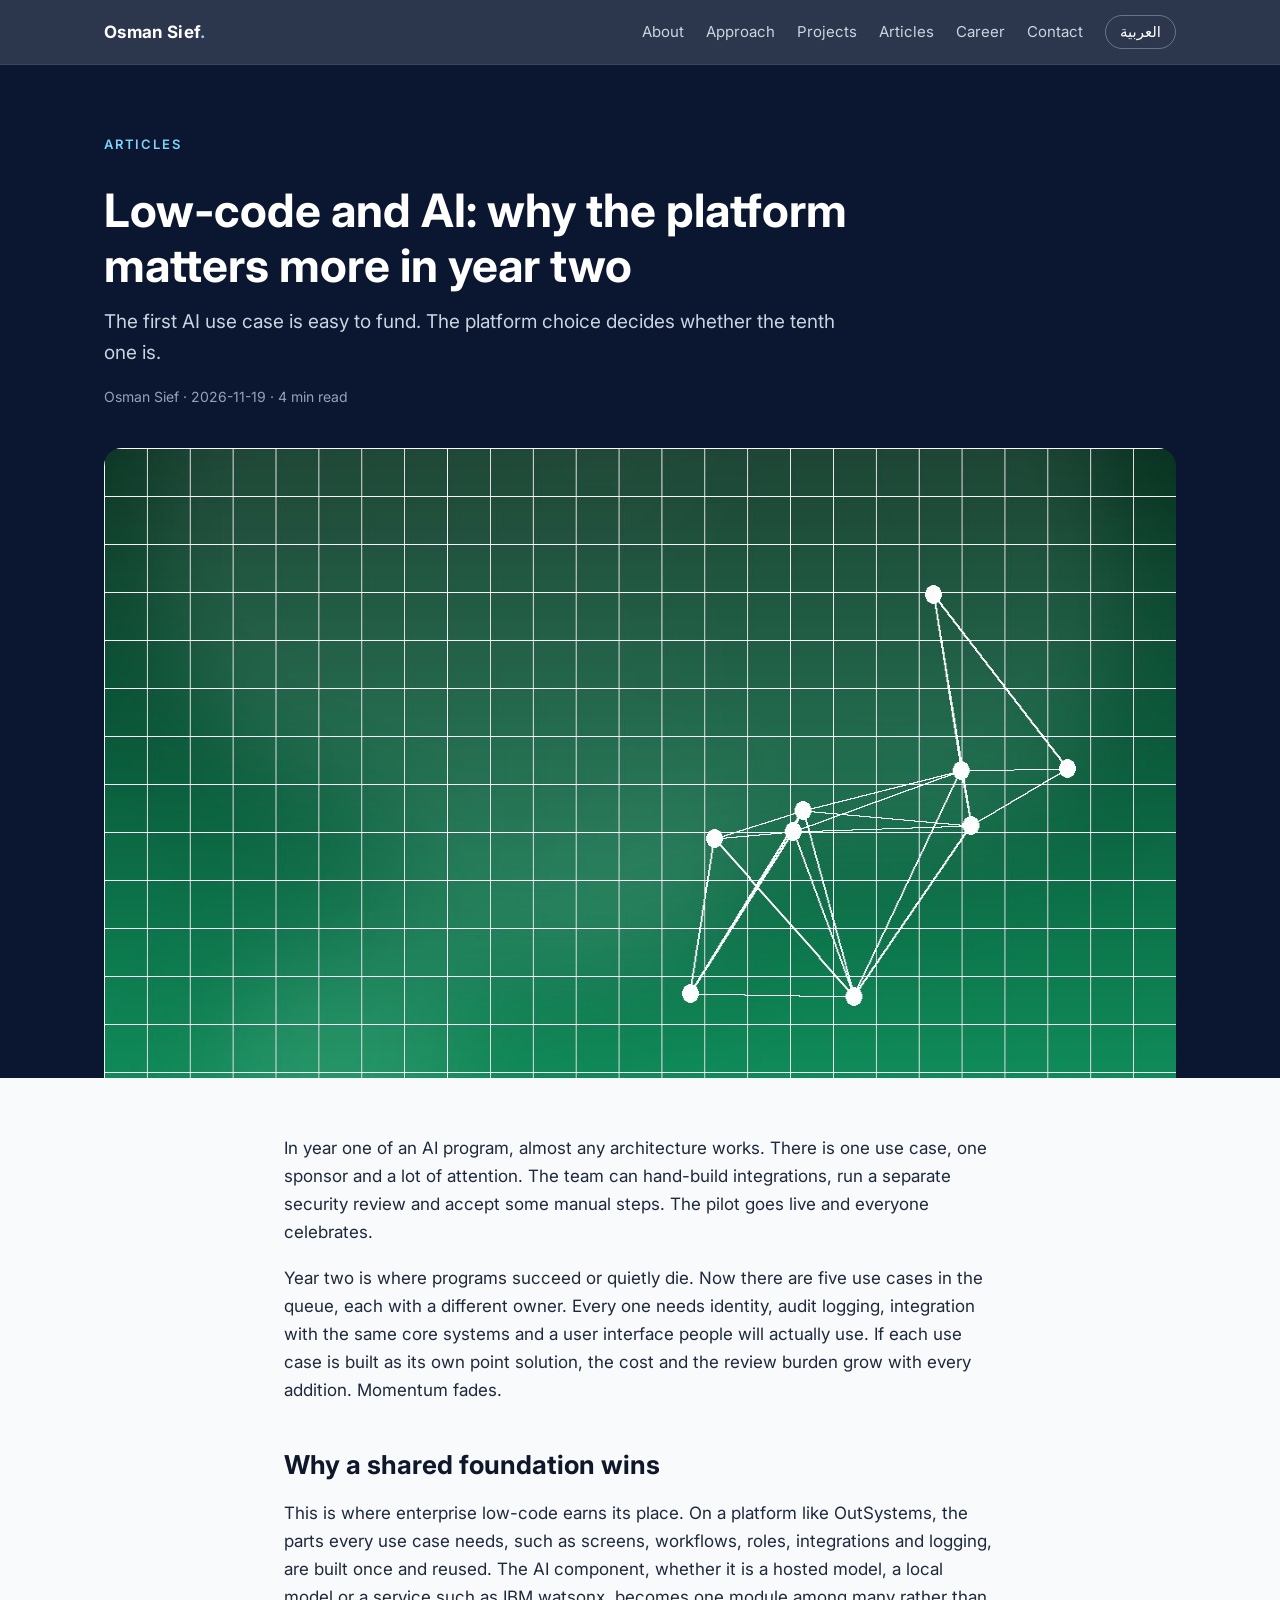
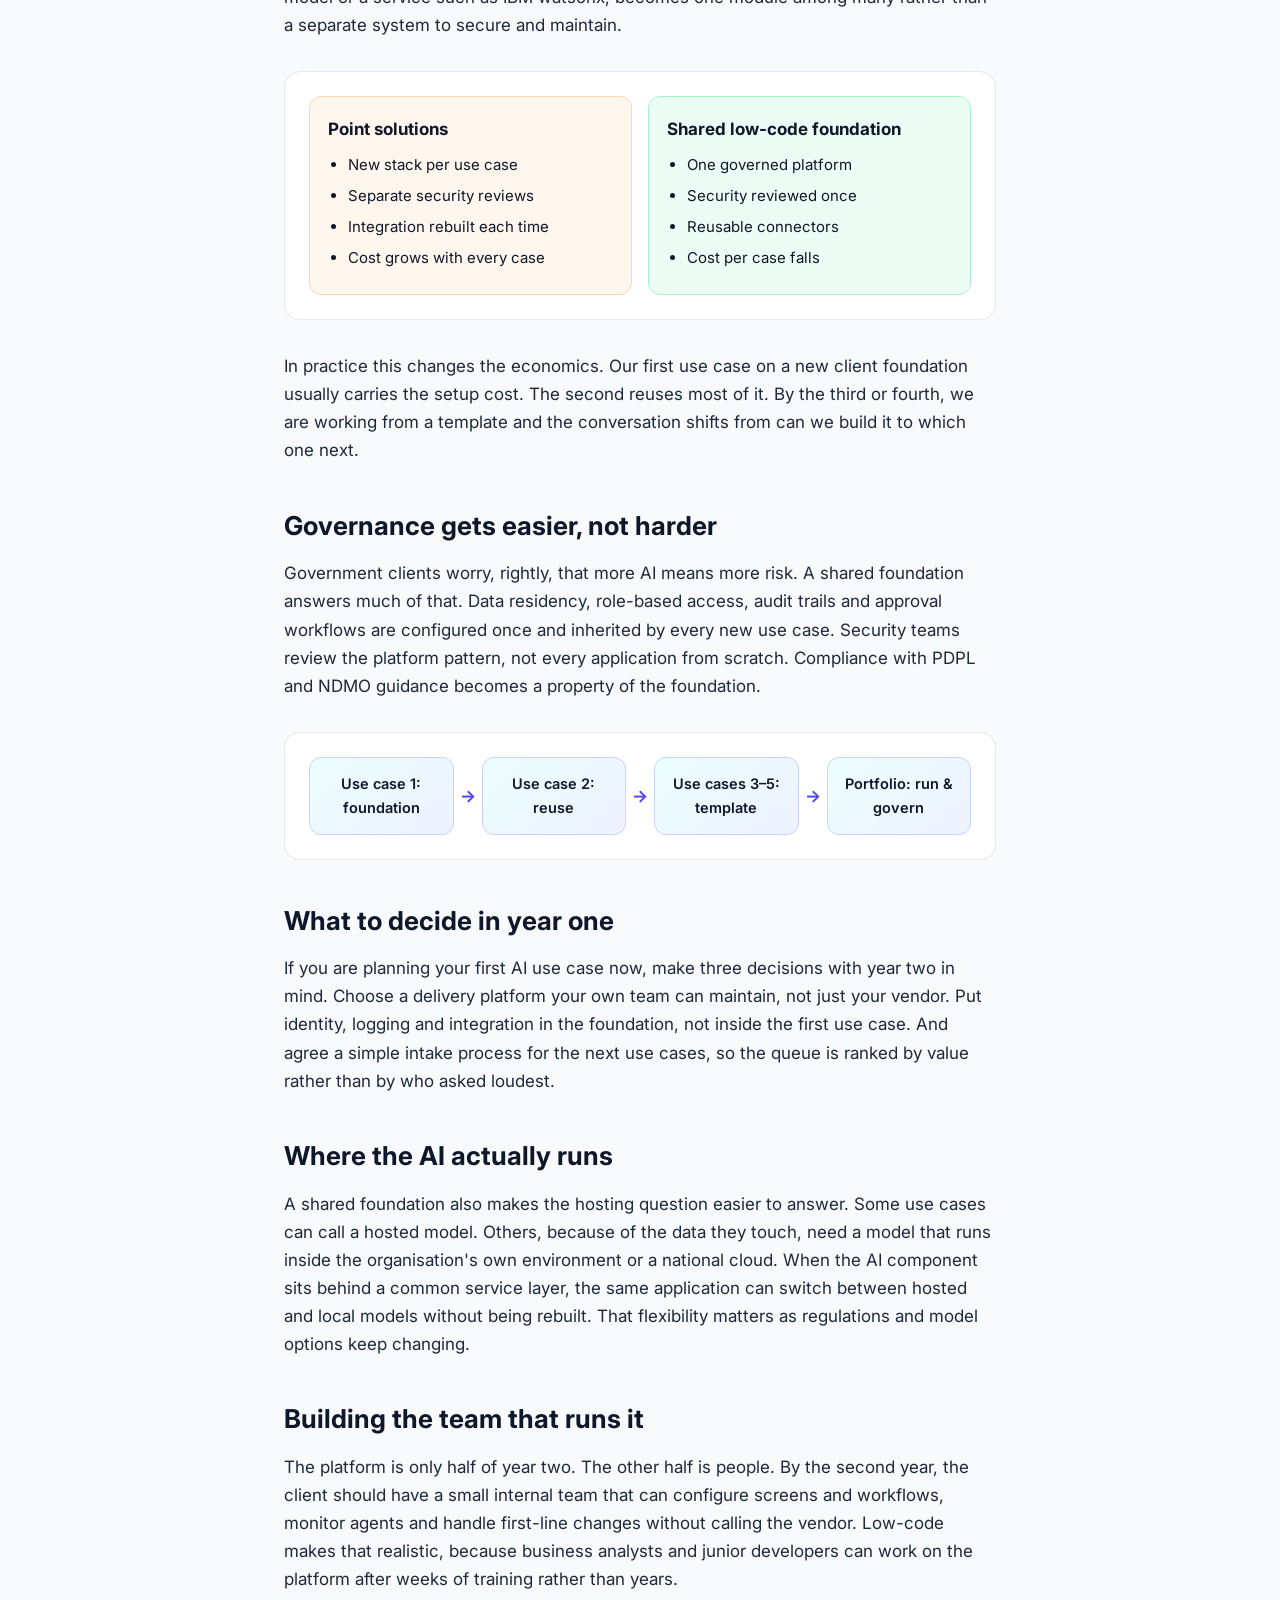
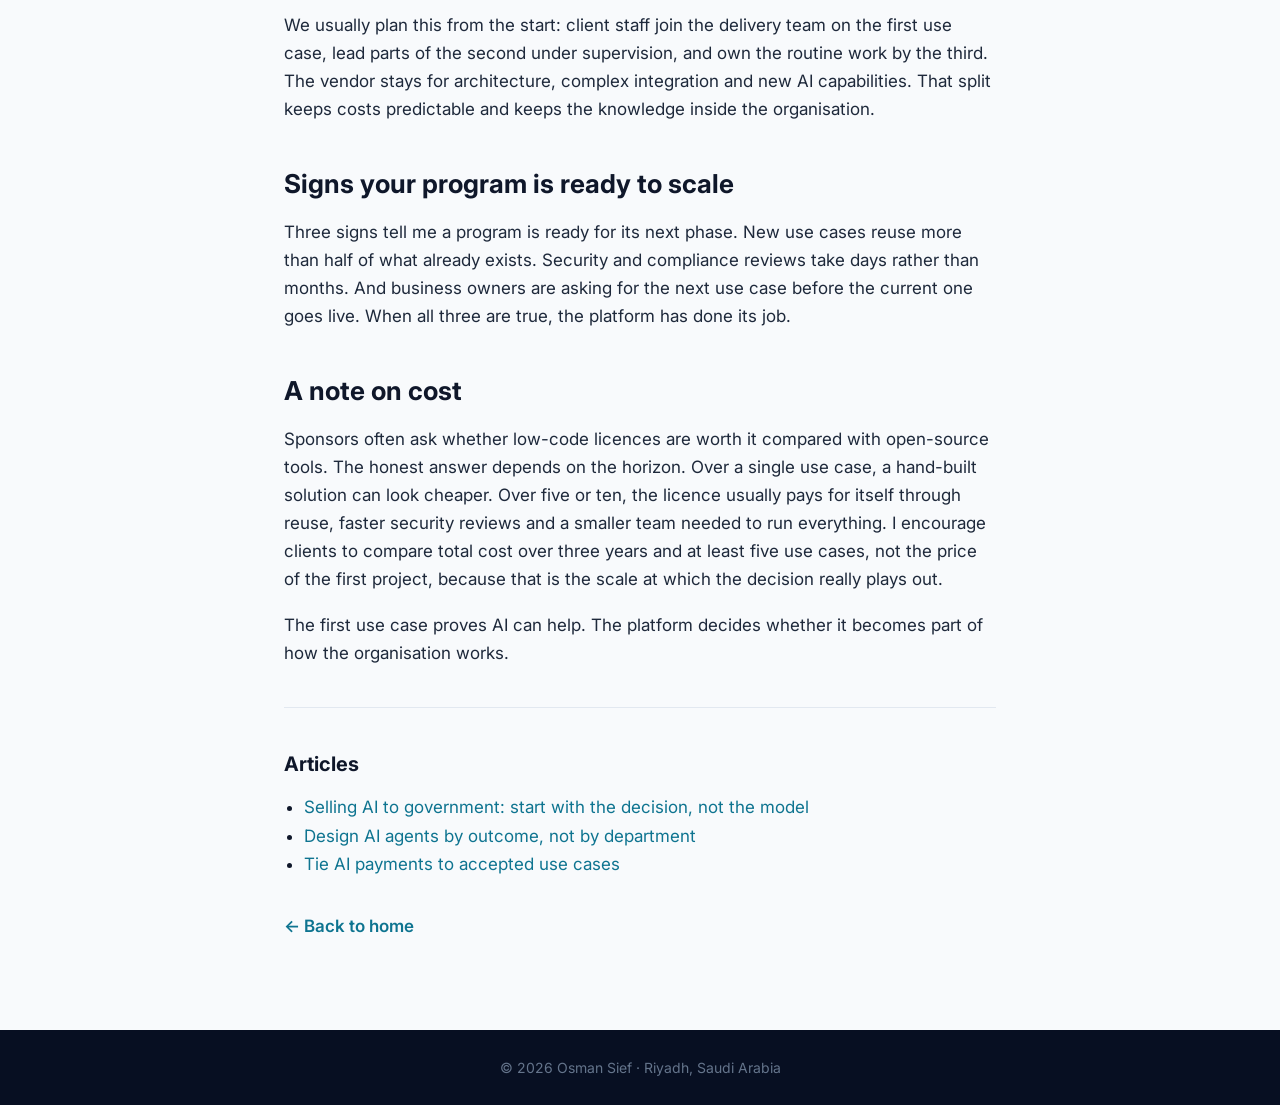
<file: low-code-year-two.html>
<!DOCTYPE html>
<html lang="en" dir="ltr">
<head>
<meta charset="utf-8"><meta name="viewport" content="width=device-width,initial-scale=1">
<title>Low-code and AI: why the platform matters more in year two | Osman Sief</title>
<meta name="description" content="The first AI use case is easy to fund. The platform choice decides whether the tenth one is.">
<link rel="canonical" href="https://osmansief.com/low-code-year-two.html">
<link rel="alternate" hreflang="en" href="https://osmansief.com/low-code-year-two.html">
<link rel="alternate" hreflang="ar" href="https://osmansief.com/ar-low-code-year-two.html">
<link rel="alternate" hreflang="x-default" href="https://osmansief.com/low-code-year-two.html">
<meta property="og:type" content="article"><meta property="og:title" content="Low-code and AI: why the platform matters more in year two | Osman Sief"><meta property="og:description" content="The first AI use case is easy to fund. The platform choice decides whether the tenth one is.">
<meta property="og:url" content="https://osmansief.com/low-code-year-two.html"><meta property="og:image" content="https://osmansief.com/img/og-low-code-year-two.jpg"><meta property="og:locale" content="en_US">
<meta name="twitter:card" content="summary_large_image"><meta name="twitter:title" content="Low-code and AI: why the platform matters more in year two | Osman Sief"><meta name="twitter:description" content="The first AI use case is easy to fund. The platform choice decides whether the tenth one is."><meta name="twitter:image" content="https://osmansief.com/img/og-low-code-year-two.jpg">
<link rel="preconnect" href="https://fonts.googleapis.com"><link rel="preconnect" href="https://fonts.gstatic.com" crossorigin><link href="https://fonts.googleapis.com/css2?family=Inter:wght@400;500;600;700;800&family=IBM+Plex+Sans+Arabic:wght@400;500;600;700&display=swap" rel="stylesheet"><link rel="stylesheet" href="style.css">
<meta property="article:published_time" content="2026-11-19"><meta property="article:author" content="https://osmansief.com/">
<script type="application/ld+json">{"@context": "https://schema.org", "@type": "Article", "headline": "Low-code and AI: why the platform matters more in year two", "description": "The first AI use case is easy to fund. The platform choice decides whether the tenth one is.", "inLanguage": "en", "image": "https://osmansief.com/img/og-low-code-year-two.jpg", "datePublished": "2026-11-19", "dateModified": "2026-11-19", "author": {"@type": "Person", "name": "Osman Sief", "url": "https://osmansief.com/"}, "mainEntityOfPage": "https://osmansief.com/low-code-year-two.html"}</script>
</head>
<body>
<header class="top"><div class="wrap"><a class="brand" href="./">Osman Sief<span>.</span></a>
<nav class="links"><a href="./#about">About</a><a href="./#approach">Approach</a><a href="./#projects">Projects</a><a href="./#articles">Articles</a><a href="./#career">Career</a><a href="./#contact">Contact</a><a class="lang" href="ar-low-code-year-two.html" hreflang="ar">العربية</a></nav></div></header>
<div class="ahero"><div class="wrap"><span class="eyebrow">Articles</span><h1>Low-code and AI: why the platform matters more in year two</h1><p>The first AI use case is easy to fund. The platform choice decides whether the tenth one is.</p><div class="meta">Osman Sief · 2026-11-19 · 4 min read</div><img src="img/cover-low-code-year-two.jpg" alt="" width="1200" height="630"></div></div>
<article class="body"><p>In year one of an AI program, almost any architecture works. There is one use case, one sponsor and a lot of attention. The team can hand-build integrations, run a separate security review and accept some manual steps. The pilot goes live and everyone celebrates.</p><p>Year two is where programs succeed or quietly die. Now there are five use cases in the queue, each with a different owner. Every one needs identity, audit logging, integration with the same core systems and a user interface people will actually use. If each use case is built as its own point solution, the cost and the review burden grow with every addition. Momentum fades.</p><h2>Why a shared foundation wins</h2><p>This is where enterprise low-code earns its place. On a platform like OutSystems, the parts every use case needs, such as screens, workflows, roles, integrations and logging, are built once and reused. The AI component, whether it is a hosted model, a local model or a service such as IBM watsonx, becomes one module among many rather than a separate system to secure and maintain.</p><div class="dia"><div class="cmp"><div class="c bad"><h4>Point solutions</h4><ul><li>New stack per use case</li><li>Separate security reviews</li><li>Integration rebuilt each time</li><li>Cost grows with every case</li></ul></div><div class="c good"><h4>Shared low-code foundation</h4><ul><li>One governed platform</li><li>Security reviewed once</li><li>Reusable connectors</li><li>Cost per case falls</li></ul></div></div></div><p>In practice this changes the economics. Our first use case on a new client foundation usually carries the setup cost. The second reuses most of it. By the third or fourth, we are working from a template and the conversation shifts from can we build it to which one next.</p><h2>Governance gets easier, not harder</h2><p>Government clients worry, rightly, that more AI means more risk. A shared foundation answers much of that. Data residency, role-based access, audit trails and approval workflows are configured once and inherited by every new use case. Security teams review the platform pattern, not every application from scratch. Compliance with PDPL and NDMO guidance becomes a property of the foundation.</p><div class="dia"><div class="flow"><div class="s">Use case 1: foundation</div><div class="ar">→</div><div class="s">Use case 2: reuse</div><div class="ar">→</div><div class="s">Use cases 3–5: template</div><div class="ar">→</div><div class="s">Portfolio: run &amp; govern</div></div></div><h2>What to decide in year one</h2><p>If you are planning your first AI use case now, make three decisions with year two in mind. Choose a delivery platform your own team can maintain, not just your vendor. Put identity, logging and integration in the foundation, not inside the first use case. And agree a simple intake process for the next use cases, so the queue is ranked by value rather than by who asked loudest.</p><h2>Where the AI actually runs</h2><p>A shared foundation also makes the hosting question easier to answer. Some use cases can call a hosted model. Others, because of the data they touch, need a model that runs inside the organisation&#x27;s own environment or a national cloud. When the AI component sits behind a common service layer, the same application can switch between hosted and local models without being rebuilt. That flexibility matters as regulations and model options keep changing.</p><h2>Building the team that runs it</h2><p>The platform is only half of year two. The other half is people. By the second year, the client should have a small internal team that can configure screens and workflows, monitor agents and handle first-line changes without calling the vendor. Low-code makes that realistic, because business analysts and junior developers can work on the platform after weeks of training rather than years.</p><p>We usually plan this from the start: client staff join the delivery team on the first use case, lead parts of the second under supervision, and own the routine work by the third. The vendor stays for architecture, complex integration and new AI capabilities. That split keeps costs predictable and keeps the knowledge inside the organisation.</p><h2>Signs your program is ready to scale</h2><p>Three signs tell me a program is ready for its next phase. New use cases reuse more than half of what already exists. Security and compliance reviews take days rather than months. And business owners are asking for the next use case before the current one goes live. When all three are true, the platform has done its job.</p><h2>A note on cost</h2><p>Sponsors often ask whether low-code licences are worth it compared with open-source tools. The honest answer depends on the horizon. Over a single use case, a hand-built solution can look cheaper. Over five or ten, the licence usually pays for itself through reuse, faster security reviews and a smaller team needed to run everything. I encourage clients to compare total cost over three years and at least five use cases, not the price of the first project, because that is the scale at which the decision really plays out.</p><p>The first use case proves AI can help. The platform decides whether it becomes part of how the organisation works.</p><hr style="border:none;border-top:1px solid var(--line);margin:40px 0 24px"><h2 style="font-size:20px">Articles</h2><ul style="padding-inline-start:20px;margin:10px 0 24px"><li><a href="start-with-the-decision.html">Selling AI to government: start with the decision, not the model</a></li><li><a href="agents-by-outcome.html">Design AI agents by outcome, not by department</a></li><li><a href="pay-for-accepted-use-cases.html">Tie AI payments to accepted use cases</a></li></ul><a class="back" href="./">← Back to home</a></article><footer>© 2026 Osman Sief · Riyadh, Saudi Arabia</footer></body></html>
</file>
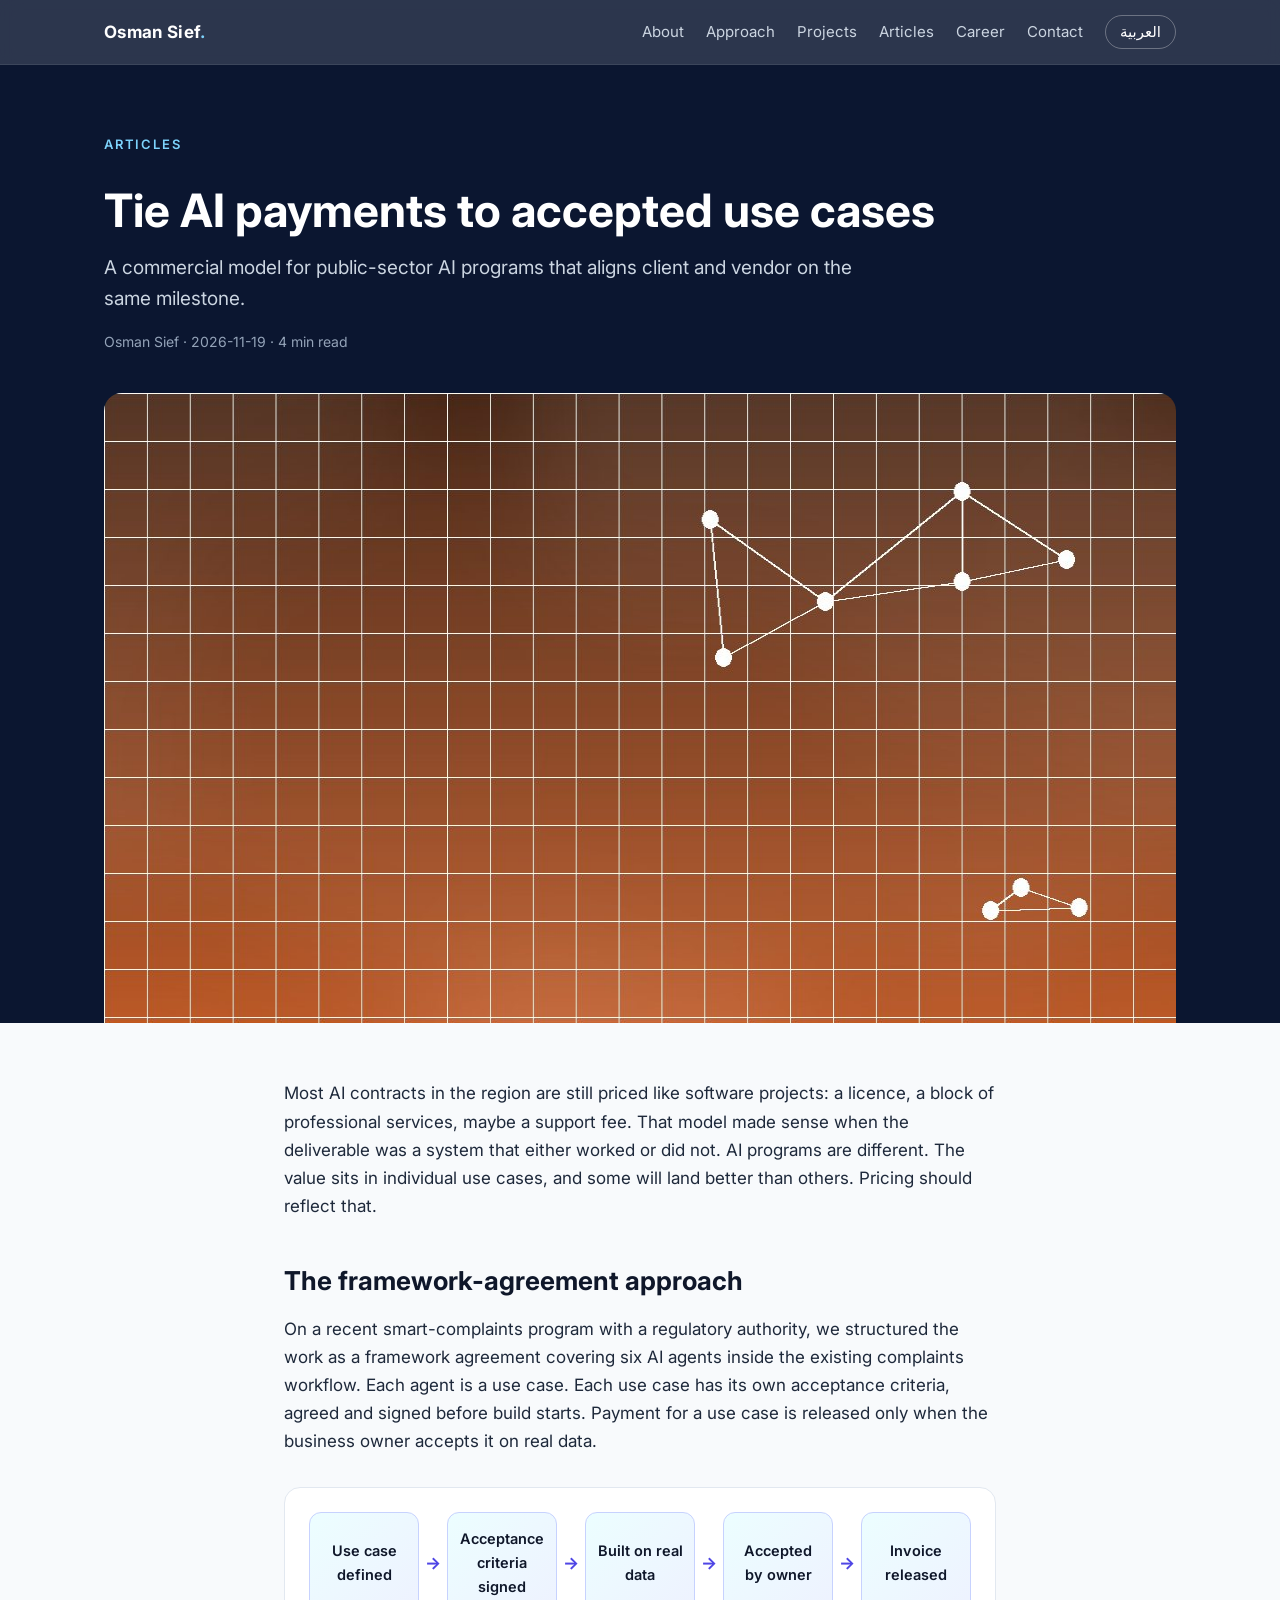
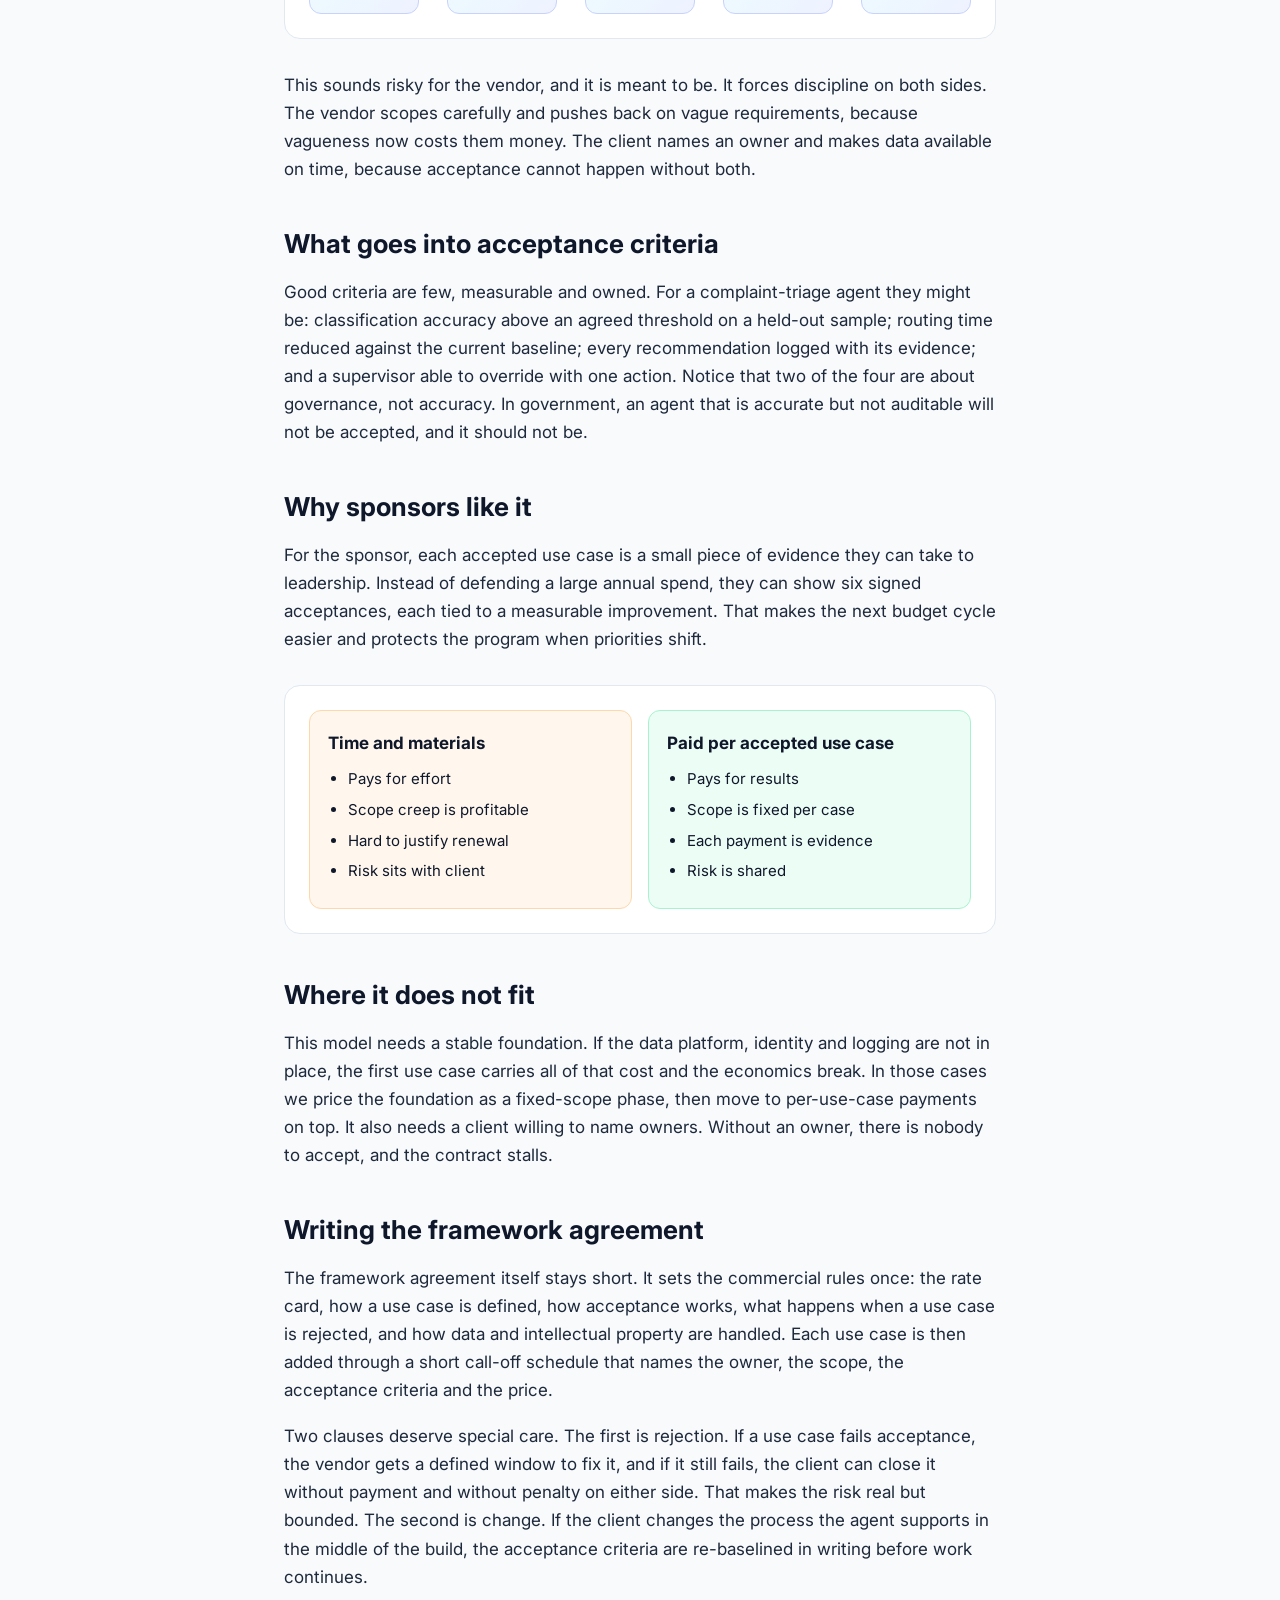
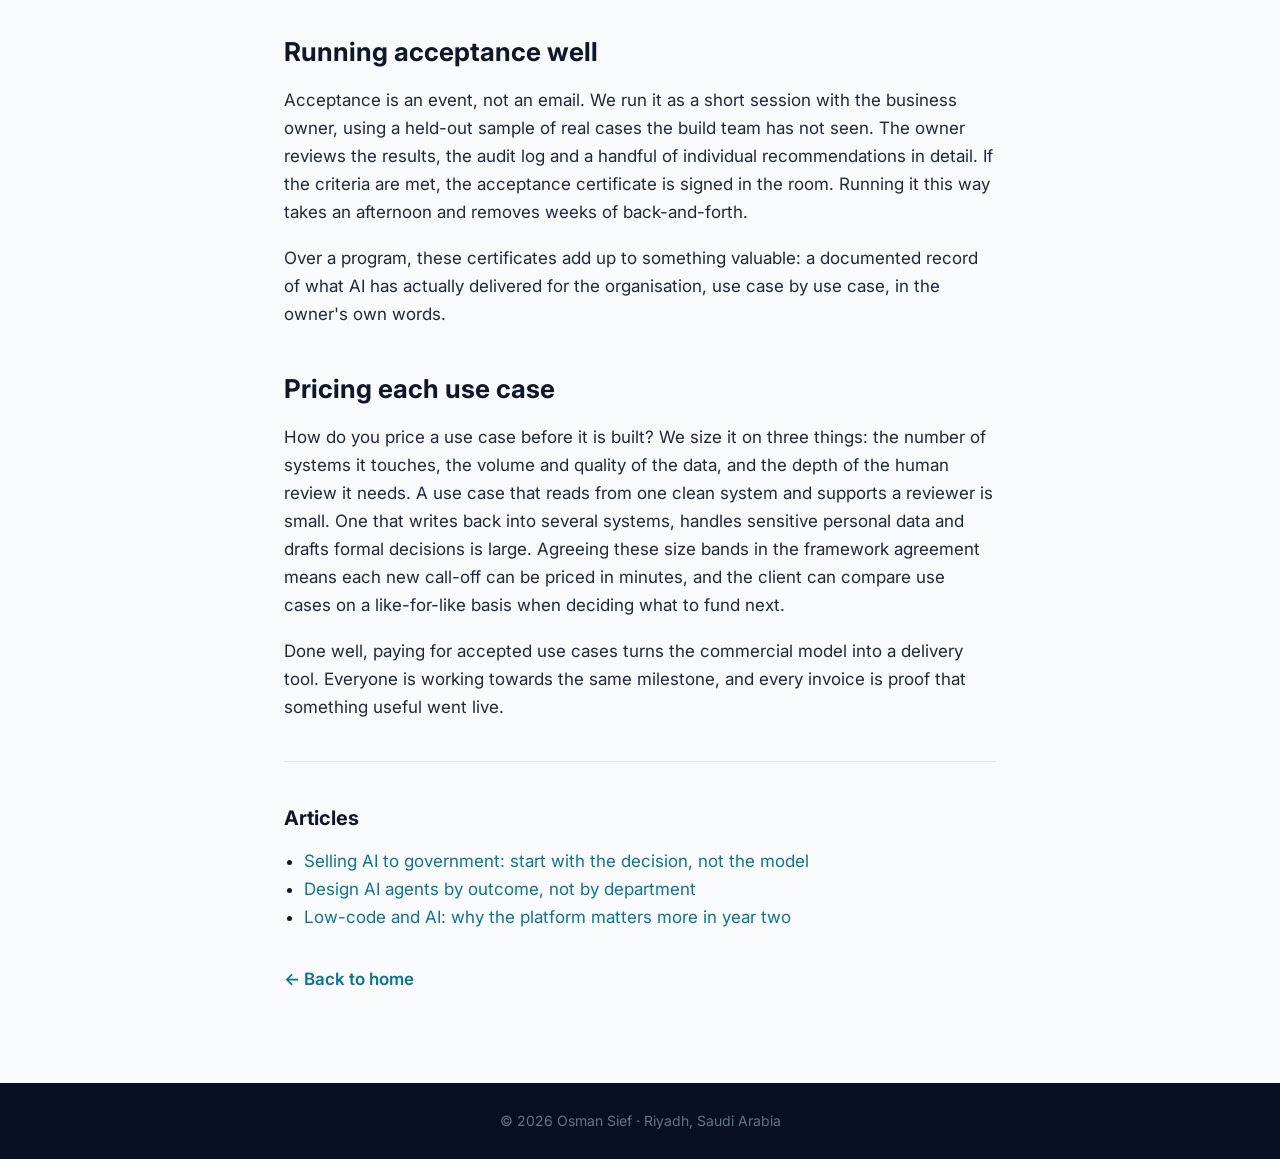
<file: pay-for-accepted-use-cases.html>
<!DOCTYPE html>
<html lang="en" dir="ltr">
<head>
<meta charset="utf-8"><meta name="viewport" content="width=device-width,initial-scale=1">
<title>Tie AI payments to accepted use cases | Osman Sief</title>
<meta name="description" content="A commercial model for public-sector AI programs that aligns client and vendor on the same milestone.">
<link rel="canonical" href="https://osmansief.com/pay-for-accepted-use-cases.html">
<link rel="alternate" hreflang="en" href="https://osmansief.com/pay-for-accepted-use-cases.html">
<link rel="alternate" hreflang="ar" href="https://osmansief.com/ar-pay-for-accepted-use-cases.html">
<link rel="alternate" hreflang="x-default" href="https://osmansief.com/pay-for-accepted-use-cases.html">
<meta property="og:type" content="article"><meta property="og:title" content="Tie AI payments to accepted use cases | Osman Sief"><meta property="og:description" content="A commercial model for public-sector AI programs that aligns client and vendor on the same milestone.">
<meta property="og:url" content="https://osmansief.com/pay-for-accepted-use-cases.html"><meta property="og:image" content="https://osmansief.com/img/og-pay-for-accepted-use-cases.jpg"><meta property="og:locale" content="en_US">
<meta name="twitter:card" content="summary_large_image"><meta name="twitter:title" content="Tie AI payments to accepted use cases | Osman Sief"><meta name="twitter:description" content="A commercial model for public-sector AI programs that aligns client and vendor on the same milestone."><meta name="twitter:image" content="https://osmansief.com/img/og-pay-for-accepted-use-cases.jpg">
<link rel="preconnect" href="https://fonts.googleapis.com"><link rel="preconnect" href="https://fonts.gstatic.com" crossorigin><link href="https://fonts.googleapis.com/css2?family=Inter:wght@400;500;600;700;800&family=IBM+Plex+Sans+Arabic:wght@400;500;600;700&display=swap" rel="stylesheet"><link rel="stylesheet" href="style.css">
<meta property="article:published_time" content="2026-11-19"><meta property="article:author" content="https://osmansief.com/">
<script type="application/ld+json">{"@context": "https://schema.org", "@type": "Article", "headline": "Tie AI payments to accepted use cases", "description": "A commercial model for public-sector AI programs that aligns client and vendor on the same milestone.", "inLanguage": "en", "image": "https://osmansief.com/img/og-pay-for-accepted-use-cases.jpg", "datePublished": "2026-11-19", "dateModified": "2026-11-19", "author": {"@type": "Person", "name": "Osman Sief", "url": "https://osmansief.com/"}, "mainEntityOfPage": "https://osmansief.com/pay-for-accepted-use-cases.html"}</script>
</head>
<body>
<header class="top"><div class="wrap"><a class="brand" href="./">Osman Sief<span>.</span></a>
<nav class="links"><a href="./#about">About</a><a href="./#approach">Approach</a><a href="./#projects">Projects</a><a href="./#articles">Articles</a><a href="./#career">Career</a><a href="./#contact">Contact</a><a class="lang" href="ar-pay-for-accepted-use-cases.html" hreflang="ar">العربية</a></nav></div></header>
<div class="ahero"><div class="wrap"><span class="eyebrow">Articles</span><h1>Tie AI payments to accepted use cases</h1><p>A commercial model for public-sector AI programs that aligns client and vendor on the same milestone.</p><div class="meta">Osman Sief · 2026-11-19 · 4 min read</div><img src="img/cover-pay-for-accepted-use-cases.jpg" alt="" width="1200" height="630"></div></div>
<article class="body"><p>Most AI contracts in the region are still priced like software projects: a licence, a block of professional services, maybe a support fee. That model made sense when the deliverable was a system that either worked or did not. AI programs are different. The value sits in individual use cases, and some will land better than others. Pricing should reflect that.</p><h2>The framework-agreement approach</h2><p>On a recent smart-complaints program with a regulatory authority, we structured the work as a framework agreement covering six AI agents inside the existing complaints workflow. Each agent is a use case. Each use case has its own acceptance criteria, agreed and signed before build starts. Payment for a use case is released only when the business owner accepts it on real data.</p><div class="dia"><div class="flow"><div class="s">Use case defined</div><div class="ar">→</div><div class="s">Acceptance criteria signed</div><div class="ar">→</div><div class="s">Built on real data</div><div class="ar">→</div><div class="s">Accepted by owner</div><div class="ar">→</div><div class="s">Invoice released</div></div></div><p>This sounds risky for the vendor, and it is meant to be. It forces discipline on both sides. The vendor scopes carefully and pushes back on vague requirements, because vagueness now costs them money. The client names an owner and makes data available on time, because acceptance cannot happen without both.</p><h2>What goes into acceptance criteria</h2><p>Good criteria are few, measurable and owned. For a complaint-triage agent they might be: classification accuracy above an agreed threshold on a held-out sample; routing time reduced against the current baseline; every recommendation logged with its evidence; and a supervisor able to override with one action. Notice that two of the four are about governance, not accuracy. In government, an agent that is accurate but not auditable will not be accepted, and it should not be.</p><h2>Why sponsors like it</h2><p>For the sponsor, each accepted use case is a small piece of evidence they can take to leadership. Instead of defending a large annual spend, they can show six signed acceptances, each tied to a measurable improvement. That makes the next budget cycle easier and protects the program when priorities shift.</p><div class="dia"><div class="cmp"><div class="c bad"><h4>Time and materials</h4><ul><li>Pays for effort</li><li>Scope creep is profitable</li><li>Hard to justify renewal</li><li>Risk sits with client</li></ul></div><div class="c good"><h4>Paid per accepted use case</h4><ul><li>Pays for results</li><li>Scope is fixed per case</li><li>Each payment is evidence</li><li>Risk is shared</li></ul></div></div></div><h2>Where it does not fit</h2><p>This model needs a stable foundation. If the data platform, identity and logging are not in place, the first use case carries all of that cost and the economics break. In those cases we price the foundation as a fixed-scope phase, then move to per-use-case payments on top. It also needs a client willing to name owners. Without an owner, there is nobody to accept, and the contract stalls.</p><h2>Writing the framework agreement</h2><p>The framework agreement itself stays short. It sets the commercial rules once: the rate card, how a use case is defined, how acceptance works, what happens when a use case is rejected, and how data and intellectual property are handled. Each use case is then added through a short call-off schedule that names the owner, the scope, the acceptance criteria and the price.</p><p>Two clauses deserve special care. The first is rejection. If a use case fails acceptance, the vendor gets a defined window to fix it, and if it still fails, the client can close it without payment and without penalty on either side. That makes the risk real but bounded. The second is change. If the client changes the process the agent supports in the middle of the build, the acceptance criteria are re-baselined in writing before work continues.</p><h2>Running acceptance well</h2><p>Acceptance is an event, not an email. We run it as a short session with the business owner, using a held-out sample of real cases the build team has not seen. The owner reviews the results, the audit log and a handful of individual recommendations in detail. If the criteria are met, the acceptance certificate is signed in the room. Running it this way takes an afternoon and removes weeks of back-and-forth.</p><p>Over a program, these certificates add up to something valuable: a documented record of what AI has actually delivered for the organisation, use case by use case, in the owner&#x27;s own words.</p><h2>Pricing each use case</h2><p>How do you price a use case before it is built? We size it on three things: the number of systems it touches, the volume and quality of the data, and the depth of the human review it needs. A use case that reads from one clean system and supports a reviewer is small. One that writes back into several systems, handles sensitive personal data and drafts formal decisions is large. Agreeing these size bands in the framework agreement means each new call-off can be priced in minutes, and the client can compare use cases on a like-for-like basis when deciding what to fund next.</p><p>Done well, paying for accepted use cases turns the commercial model into a delivery tool. Everyone is working towards the same milestone, and every invoice is proof that something useful went live.</p><hr style="border:none;border-top:1px solid var(--line);margin:40px 0 24px"><h2 style="font-size:20px">Articles</h2><ul style="padding-inline-start:20px;margin:10px 0 24px"><li><a href="start-with-the-decision.html">Selling AI to government: start with the decision, not the model</a></li><li><a href="agents-by-outcome.html">Design AI agents by outcome, not by department</a></li><li><a href="low-code-year-two.html">Low-code and AI: why the platform matters more in year two</a></li></ul><a class="back" href="./">← Back to home</a></article><footer>© 2026 Osman Sief · Riyadh, Saudi Arabia</footer></body></html>
</file>
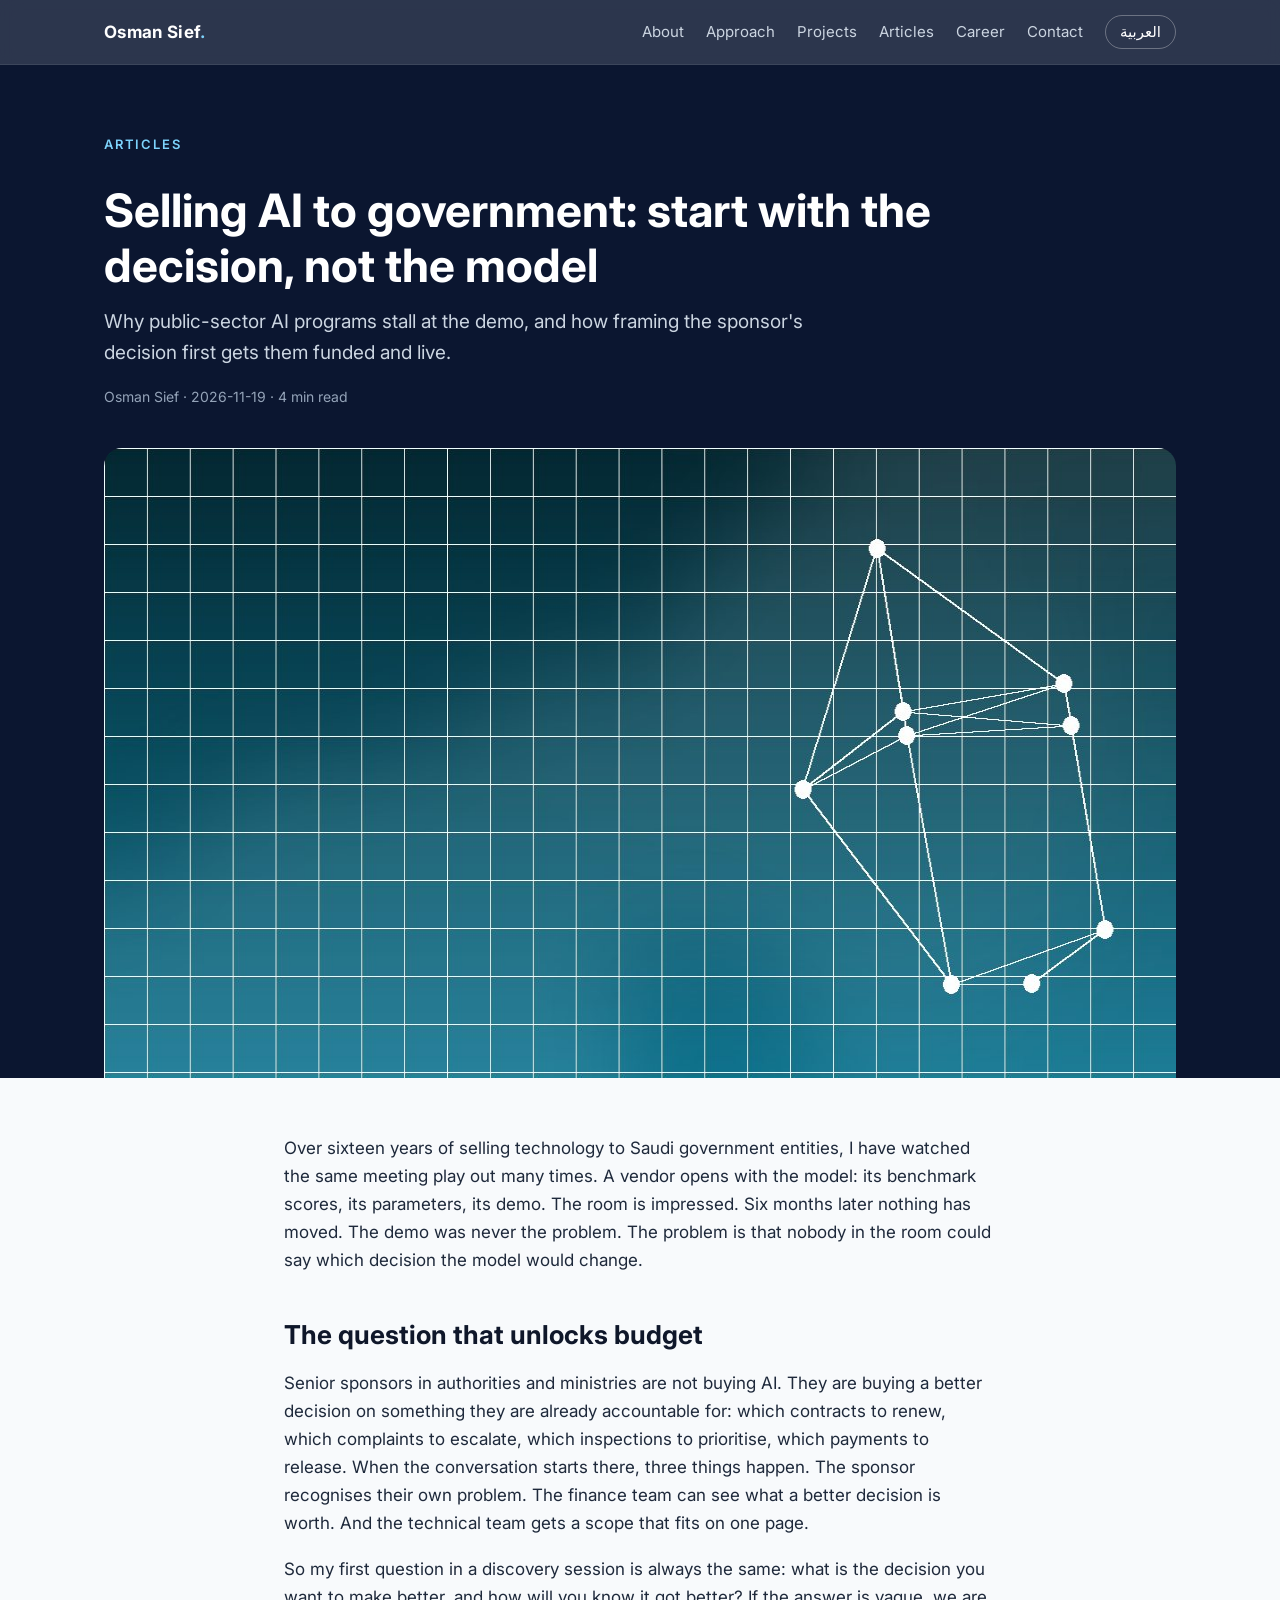
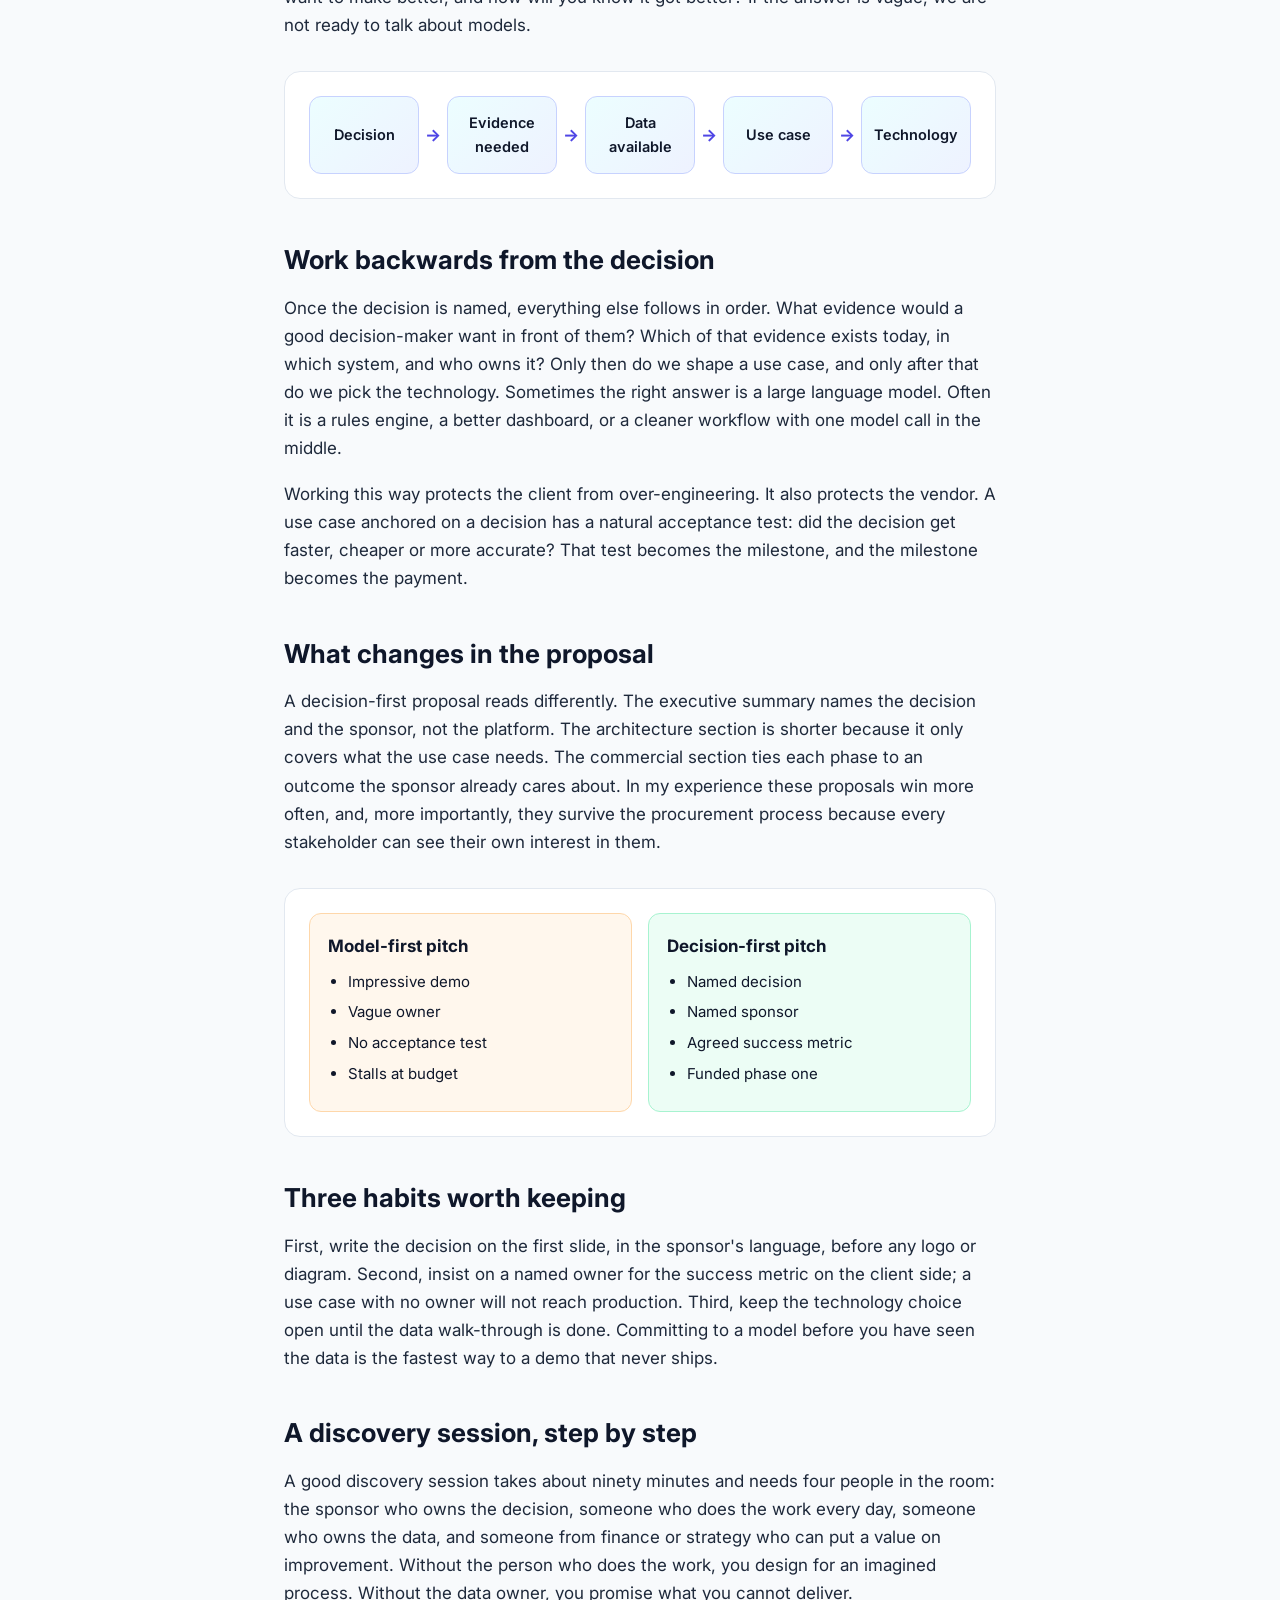
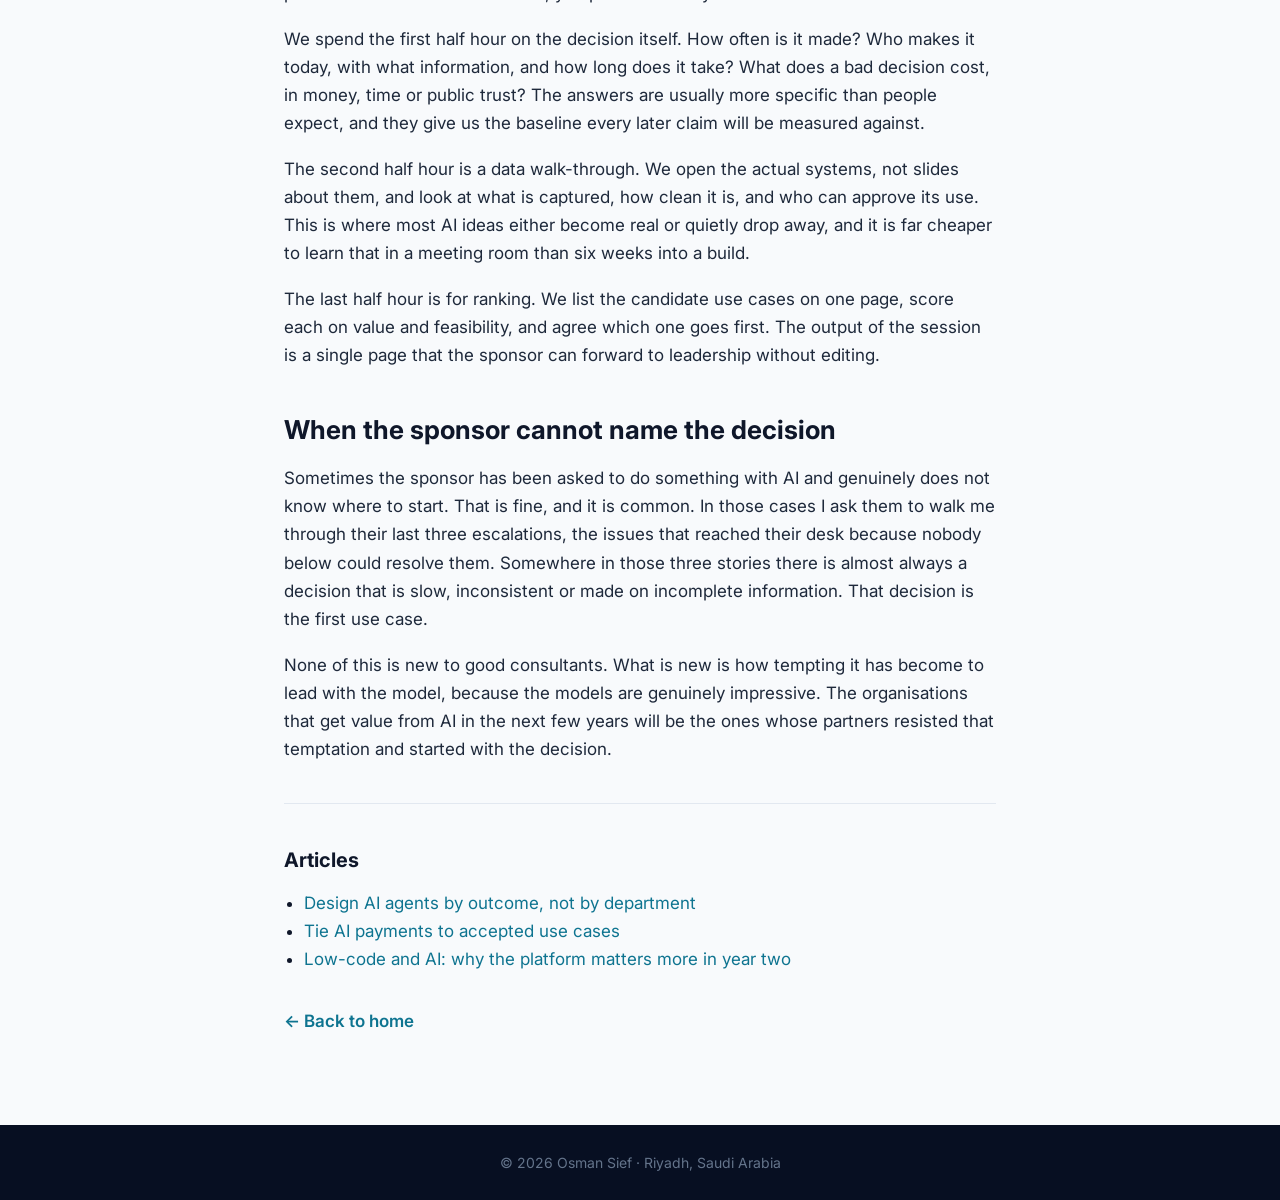
<file: start-with-the-decision.html>
<!DOCTYPE html>
<html lang="en" dir="ltr">
<head>
<meta charset="utf-8"><meta name="viewport" content="width=device-width,initial-scale=1">
<title>Selling AI to government: start with the decision, not the model | Osman Sief</title>
<meta name="description" content="Why public-sector AI programs stall at the demo, and how framing the sponsor&#x27;s decision first gets them funded and live.">
<link rel="canonical" href="https://osmansief.com/start-with-the-decision.html">
<link rel="alternate" hreflang="en" href="https://osmansief.com/start-with-the-decision.html">
<link rel="alternate" hreflang="ar" href="https://osmansief.com/ar-start-with-the-decision.html">
<link rel="alternate" hreflang="x-default" href="https://osmansief.com/start-with-the-decision.html">
<meta property="og:type" content="article"><meta property="og:title" content="Selling AI to government: start with the decision, not the model | Osman Sief"><meta property="og:description" content="Why public-sector AI programs stall at the demo, and how framing the sponsor&#x27;s decision first gets them funded and live.">
<meta property="og:url" content="https://osmansief.com/start-with-the-decision.html"><meta property="og:image" content="https://osmansief.com/img/og-start-with-the-decision.jpg"><meta property="og:locale" content="en_US">
<meta name="twitter:card" content="summary_large_image"><meta name="twitter:title" content="Selling AI to government: start with the decision, not the model | Osman Sief"><meta name="twitter:description" content="Why public-sector AI programs stall at the demo, and how framing the sponsor&#x27;s decision first gets them funded and live."><meta name="twitter:image" content="https://osmansief.com/img/og-start-with-the-decision.jpg">
<link rel="preconnect" href="https://fonts.googleapis.com"><link rel="preconnect" href="https://fonts.gstatic.com" crossorigin><link href="https://fonts.googleapis.com/css2?family=Inter:wght@400;500;600;700;800&family=IBM+Plex+Sans+Arabic:wght@400;500;600;700&display=swap" rel="stylesheet"><link rel="stylesheet" href="style.css">
<meta property="article:published_time" content="2026-11-19"><meta property="article:author" content="https://osmansief.com/">
<script type="application/ld+json">{"@context": "https://schema.org", "@type": "Article", "headline": "Selling AI to government: start with the decision, not the model", "description": "Why public-sector AI programs stall at the demo, and how framing the sponsor's decision first gets them funded and live.", "inLanguage": "en", "image": "https://osmansief.com/img/og-start-with-the-decision.jpg", "datePublished": "2026-11-19", "dateModified": "2026-11-19", "author": {"@type": "Person", "name": "Osman Sief", "url": "https://osmansief.com/"}, "mainEntityOfPage": "https://osmansief.com/start-with-the-decision.html"}</script>
</head>
<body>
<header class="top"><div class="wrap"><a class="brand" href="./">Osman Sief<span>.</span></a>
<nav class="links"><a href="./#about">About</a><a href="./#approach">Approach</a><a href="./#projects">Projects</a><a href="./#articles">Articles</a><a href="./#career">Career</a><a href="./#contact">Contact</a><a class="lang" href="ar-start-with-the-decision.html" hreflang="ar">العربية</a></nav></div></header>
<div class="ahero"><div class="wrap"><span class="eyebrow">Articles</span><h1>Selling AI to government: start with the decision, not the model</h1><p>Why public-sector AI programs stall at the demo, and how framing the sponsor&#x27;s decision first gets them funded and live.</p><div class="meta">Osman Sief · 2026-11-19 · 4 min read</div><img src="img/cover-start-with-the-decision.jpg" alt="" width="1200" height="630"></div></div>
<article class="body"><p>Over sixteen years of selling technology to Saudi government entities, I have watched the same meeting play out many times. A vendor opens with the model: its benchmark scores, its parameters, its demo. The room is impressed. Six months later nothing has moved. The demo was never the problem. The problem is that nobody in the room could say which decision the model would change.</p><h2>The question that unlocks budget</h2><p>Senior sponsors in authorities and ministries are not buying AI. They are buying a better decision on something they are already accountable for: which contracts to renew, which complaints to escalate, which inspections to prioritise, which payments to release. When the conversation starts there, three things happen. The sponsor recognises their own problem. The finance team can see what a better decision is worth. And the technical team gets a scope that fits on one page.</p><p>So my first question in a discovery session is always the same: what is the decision you want to make better, and how will you know it got better? If the answer is vague, we are not ready to talk about models.</p><div class="dia"><div class="flow"><div class="s">Decision</div><div class="ar">→</div><div class="s">Evidence needed</div><div class="ar">→</div><div class="s">Data available</div><div class="ar">→</div><div class="s">Use case</div><div class="ar">→</div><div class="s">Technology</div></div></div><h2>Work backwards from the decision</h2><p>Once the decision is named, everything else follows in order. What evidence would a good decision-maker want in front of them? Which of that evidence exists today, in which system, and who owns it? Only then do we shape a use case, and only after that do we pick the technology. Sometimes the right answer is a large language model. Often it is a rules engine, a better dashboard, or a cleaner workflow with one model call in the middle.</p><p>Working this way protects the client from over-engineering. It also protects the vendor. A use case anchored on a decision has a natural acceptance test: did the decision get faster, cheaper or more accurate? That test becomes the milestone, and the milestone becomes the payment.</p><h2>What changes in the proposal</h2><p>A decision-first proposal reads differently. The executive summary names the decision and the sponsor, not the platform. The architecture section is shorter because it only covers what the use case needs. The commercial section ties each phase to an outcome the sponsor already cares about. In my experience these proposals win more often, and, more importantly, they survive the procurement process because every stakeholder can see their own interest in them.</p><div class="dia"><div class="cmp"><div class="c bad"><h4>Model-first pitch</h4><ul><li>Impressive demo</li><li>Vague owner</li><li>No acceptance test</li><li>Stalls at budget</li></ul></div><div class="c good"><h4>Decision-first pitch</h4><ul><li>Named decision</li><li>Named sponsor</li><li>Agreed success metric</li><li>Funded phase one</li></ul></div></div></div><h2>Three habits worth keeping</h2><p>First, write the decision on the first slide, in the sponsor&#x27;s language, before any logo or diagram. Second, insist on a named owner for the success metric on the client side; a use case with no owner will not reach production. Third, keep the technology choice open until the data walk-through is done. Committing to a model before you have seen the data is the fastest way to a demo that never ships.</p><h2>A discovery session, step by step</h2><p>A good discovery session takes about ninety minutes and needs four people in the room: the sponsor who owns the decision, someone who does the work every day, someone who owns the data, and someone from finance or strategy who can put a value on improvement. Without the person who does the work, you design for an imagined process. Without the data owner, you promise what you cannot deliver.</p><p>We spend the first half hour on the decision itself. How often is it made? Who makes it today, with what information, and how long does it take? What does a bad decision cost, in money, time or public trust? The answers are usually more specific than people expect, and they give us the baseline every later claim will be measured against.</p><p>The second half hour is a data walk-through. We open the actual systems, not slides about them, and look at what is captured, how clean it is, and who can approve its use. This is where most AI ideas either become real or quietly drop away, and it is far cheaper to learn that in a meeting room than six weeks into a build.</p><p>The last half hour is for ranking. We list the candidate use cases on one page, score each on value and feasibility, and agree which one goes first. The output of the session is a single page that the sponsor can forward to leadership without editing.</p><h2>When the sponsor cannot name the decision</h2><p>Sometimes the sponsor has been asked to do something with AI and genuinely does not know where to start. That is fine, and it is common. In those cases I ask them to walk me through their last three escalations, the issues that reached their desk because nobody below could resolve them. Somewhere in those three stories there is almost always a decision that is slow, inconsistent or made on incomplete information. That decision is the first use case.</p><p>None of this is new to good consultants. What is new is how tempting it has become to lead with the model, because the models are genuinely impressive. The organisations that get value from AI in the next few years will be the ones whose partners resisted that temptation and started with the decision.</p><hr style="border:none;border-top:1px solid var(--line);margin:40px 0 24px"><h2 style="font-size:20px">Articles</h2><ul style="padding-inline-start:20px;margin:10px 0 24px"><li><a href="agents-by-outcome.html">Design AI agents by outcome, not by department</a></li><li><a href="pay-for-accepted-use-cases.html">Tie AI payments to accepted use cases</a></li><li><a href="low-code-year-two.html">Low-code and AI: why the platform matters more in year two</a></li></ul><a class="back" href="./">← Back to home</a></article><footer>© 2026 Osman Sief · Riyadh, Saudi Arabia</footer></body></html>
</file>
<file: style.css>
:root{--navy:#0b1630;--ink:#0f172a;--mut:#475569;--line:#e2e8f0;--bg:#f8fafc;--acc:#0e7490;--acc2:#4f46e5;--card:#fff}
*{box-sizing:border-box;margin:0;padding:0}html{scroll-behavior:smooth}
body{font-family:Inter,system-ui,sans-serif;color:var(--ink);background:var(--bg);line-height:1.65;font-size:17px}
[dir=rtl] body,body[dir=rtl]{font-family:"IBM Plex Sans Arabic",Tahoma,sans-serif;line-height:1.85}
a{color:var(--acc);text-decoration:none}a:hover{text-decoration:underline}
.wrap{max-width:1120px;margin:0 auto;padding:0 24px}
header.top{position:sticky;top:0;z-index:20;background:rgba(11,22,48,.86);backdrop-filter:blur(10px);border-bottom:1px solid rgba(255,255,255,.08)}
header.top .wrap{display:flex;align-items:center;justify-content:space-between;height:64px}
.brand{color:#fff;font-weight:700;letter-spacing:.02em}.brand span{color:#7dd3fc}
nav.links{display:flex;gap:22px;align-items:center}nav.links a{color:#cbd5e1;font-size:15px}nav.links a:hover{color:#fff;text-decoration:none}
.lang{border:1px solid rgba(255,255,255,.3);border-radius:999px;padding:4px 14px;color:#fff!important}
.hero{background:radial-gradient(900px 500px at 85% 10%,rgba(79,70,229,.45),transparent 60%),radial-gradient(800px 500px at 0% 100%,rgba(14,116,144,.55),transparent 60%),var(--navy);color:#fff;padding:96px 0 84px}
.hero .wrap{display:grid;grid-template-columns:1.35fr .65fr;gap:56px;align-items:center}
.eyebrow{display:inline-block;font-size:13px;letter-spacing:.14em;text-transform:uppercase;color:#7dd3fc;font-weight:600;margin-bottom:18px}
[dir=rtl] .eyebrow{letter-spacing:0}
.hero h1{font-size:clamp(34px,4.6vw,54px);line-height:1.12;font-weight:800;letter-spacing:-.02em;margin-bottom:22px}
[dir=rtl] .hero h1{letter-spacing:0;line-height:1.35}
.hero p.sub{color:#cbd5e1;font-size:19px;max-width:620px;margin-bottom:34px}
.btn{display:inline-block;padding:13px 24px;border-radius:10px;font-weight:600;font-size:16px;margin:0 10px 10px 0}
[dir=rtl] .btn{margin:0 0 10px 10px}
.btn.pri{background:linear-gradient(135deg,#06b6d4,#4f46e5);color:#fff}.btn.sec{border:1px solid rgba(255,255,255,.35);color:#fff}.btn:hover{text-decoration:none;opacity:.92}
.portrait{aspect-ratio:4/5;border-radius:28px;background:linear-gradient(160deg,#1e3a5f,#312e81);display:flex;align-items:center;justify-content:center;font-size:96px;font-weight:800;color:rgba(255,255,255,.9);box-shadow:0 30px 80px rgba(0,0,0,.35);overflow:hidden;position:relative}
.portrait img{width:100%;height:100%;object-fit:cover}
.stats{display:grid;grid-template-columns:repeat(3,1fr);gap:18px;margin-top:56px}
.stat{border-top:1px solid rgba(255,255,255,.18);padding-top:14px}.stat b{font-size:34px;display:block;color:#fff}.stat span{color:#94a3b8;font-size:14px}
section{padding:84px 0}section.alt{background:#fff;border-top:1px solid var(--line);border-bottom:1px solid var(--line)}
h2.sec{font-size:clamp(28px,3vw,38px);letter-spacing:-.01em;margin-bottom:10px}.lead{color:var(--mut);font-size:19px;margin-bottom:38px;max-width:720px}
.about p{max-width:780px;margin-bottom:16px;color:#334155}
.grid{display:grid;gap:20px}.g2{grid-template-columns:repeat(2,1fr)}.g3{grid-template-columns:repeat(3,1fr)}.g4{grid-template-columns:repeat(4,1fr)}
.card{background:var(--card);border:1px solid var(--line);border-radius:16px;padding:24px;transition:.2s}.card:hover{box-shadow:0 12px 30px rgba(15,23,42,.08);transform:translateY(-2px)}
.card h3{font-size:18px;margin-bottom:8px}.card p{color:var(--mut);font-size:15.5px}
.num{width:34px;height:34px;border-radius:10px;background:linear-gradient(135deg,#06b6d4,#4f46e5);color:#fff;display:flex;align-items:center;justify-content:center;font-weight:700;margin-bottom:14px}
.spec{background:linear-gradient(135deg,#0b1630,#1e1b4b);color:#fff;border-radius:24px;padding:48px;display:grid;grid-template-columns:1.3fr 1fr;gap:40px}
.spec h2{font-size:32px;margin:6px 0 16px}.spec p{color:#cbd5e1}.spec ul{list-style:none}.spec li{padding:12px 0;border-bottom:1px solid rgba(255,255,255,.12);color:#e2e8f0}.spec li:before{content:"◆";color:#22d3ee;margin-inline-end:10px;font-size:12px}
.tag{display:inline-block;font-size:12.5px;font-weight:600;color:var(--acc2);background:#eef2ff;border-radius:999px;padding:3px 10px;margin-top:12px}
.sector{font-size:13px;color:var(--acc);font-weight:600;text-transform:uppercase;letter-spacing:.06em;margin-bottom:6px}[dir=rtl] .sector{letter-spacing:0}
.art{padding:0;overflow:hidden;display:flex;flex-direction:column}.art img{width:100%;aspect-ratio:1200/630;object-fit:cover;display:block}.art .b{padding:20px 22px 24px}.art a.more{font-weight:600;font-size:15px}
.tl{position:relative;padding-inline-start:28px;border-inline-start:2px solid var(--line)}
.tl .it{position:relative;margin-bottom:30px}.tl .it:before{content:"";position:absolute;inset-inline-start:-36px;top:6px;width:14px;height:14px;border-radius:50%;background:#fff;border:3px solid var(--acc)}
.tl .when{font-size:14px;color:var(--mut);font-weight:600}.tl h3{font-size:19px}.tl .org{color:var(--acc);font-weight:600;font-size:15px}.tl p{color:var(--mut);font-size:15.5px}
.chips{display:flex;flex-wrap:wrap;gap:10px}.chip{background:#fff;border:1px solid var(--line);border-radius:999px;padding:9px 16px;font-size:15px;font-weight:500}
.contact{background:var(--navy);color:#fff;text-align:center}.contact p{color:#cbd5e1;max-width:620px;margin:0 auto 28px;font-size:19px}
.clist{display:flex;gap:14px;justify-content:center;flex-wrap:wrap}.clist a{color:#fff;border:1px solid rgba(255,255,255,.3);border-radius:10px;padding:12px 20px}
footer{background:#070f22;color:#64748b;text-align:center;padding:26px 0;font-size:14px}
/* article */
.ahero{background:var(--navy);color:#fff;padding:64px 0 0}.ahero h1{font-size:clamp(30px,4vw,46px);line-height:1.18;max-width:860px;margin:10px 0 14px}.ahero p{color:#cbd5e1;max-width:760px;font-size:19px}
.ahero .meta{color:#94a3b8;font-size:14px;margin-top:16px}.ahero img{width:100%;border-radius:18px 18px 0 0;margin-top:40px;display:block}
article.body{max-width:760px;margin:0 auto;padding:56px 24px 40px}article.body h2{font-size:26px;margin:40px 0 12px}article.body p{margin-bottom:18px;color:#1e293b}
.dia{margin:32px 0;padding:24px;border:1px solid var(--line);border-radius:16px;background:#fff}
.flow{display:flex;align-items:stretch;gap:0;flex-wrap:wrap}.flow .s{flex:1 1 0;min-width:110px;background:linear-gradient(135deg,#ecfeff,#eef2ff);border:1px solid #c7d2fe;border-radius:12px;padding:14px 10px;text-align:center;font-weight:600;font-size:14.5px;display:flex;align-items:center;justify-content:center}
.flow .ar{display:flex;align-items:center;padding:0 6px;color:var(--acc2);font-weight:700}
.layers .l{border-radius:12px;padding:14px 18px;margin-bottom:8px;color:#fff;font-weight:600;text-align:center}
.cmp{display:grid;grid-template-columns:1fr 1fr;gap:16px}.cmp .c{border-radius:12px;padding:18px}.cmp .c h4{margin-bottom:10px}.cmp ul{padding-inline-start:20px}.cmp li{margin-bottom:6px;font-size:15px}
.cmp .bad{background:#fff7ed;border:1px solid #fed7aa}.cmp .good{background:#ecfdf5;border:1px solid #a7f3d0}
.dcap{font-size:13px;color:var(--mut);margin-top:12px;text-align:center}
.back{display:inline-block;margin:10px 0 50px;font-weight:600}
@media(max-width:900px){.hero .wrap,.spec{grid-template-columns:1fr}.portrait{max-width:300px}.g3,.g4{grid-template-columns:1fr 1fr}nav.links a:not(.lang){display:none}}
@media(max-width:600px){.g2,.g3,.g4,.cmp{grid-template-columns:1fr}.stats{grid-template-columns:1fr}.hero{padding:64px 0}section{padding:60px 0}.spec{padding:28px}.flow{flex-direction:column}.flow .ar{justify-content:center;transform:rotate(90deg)}}
</file>
